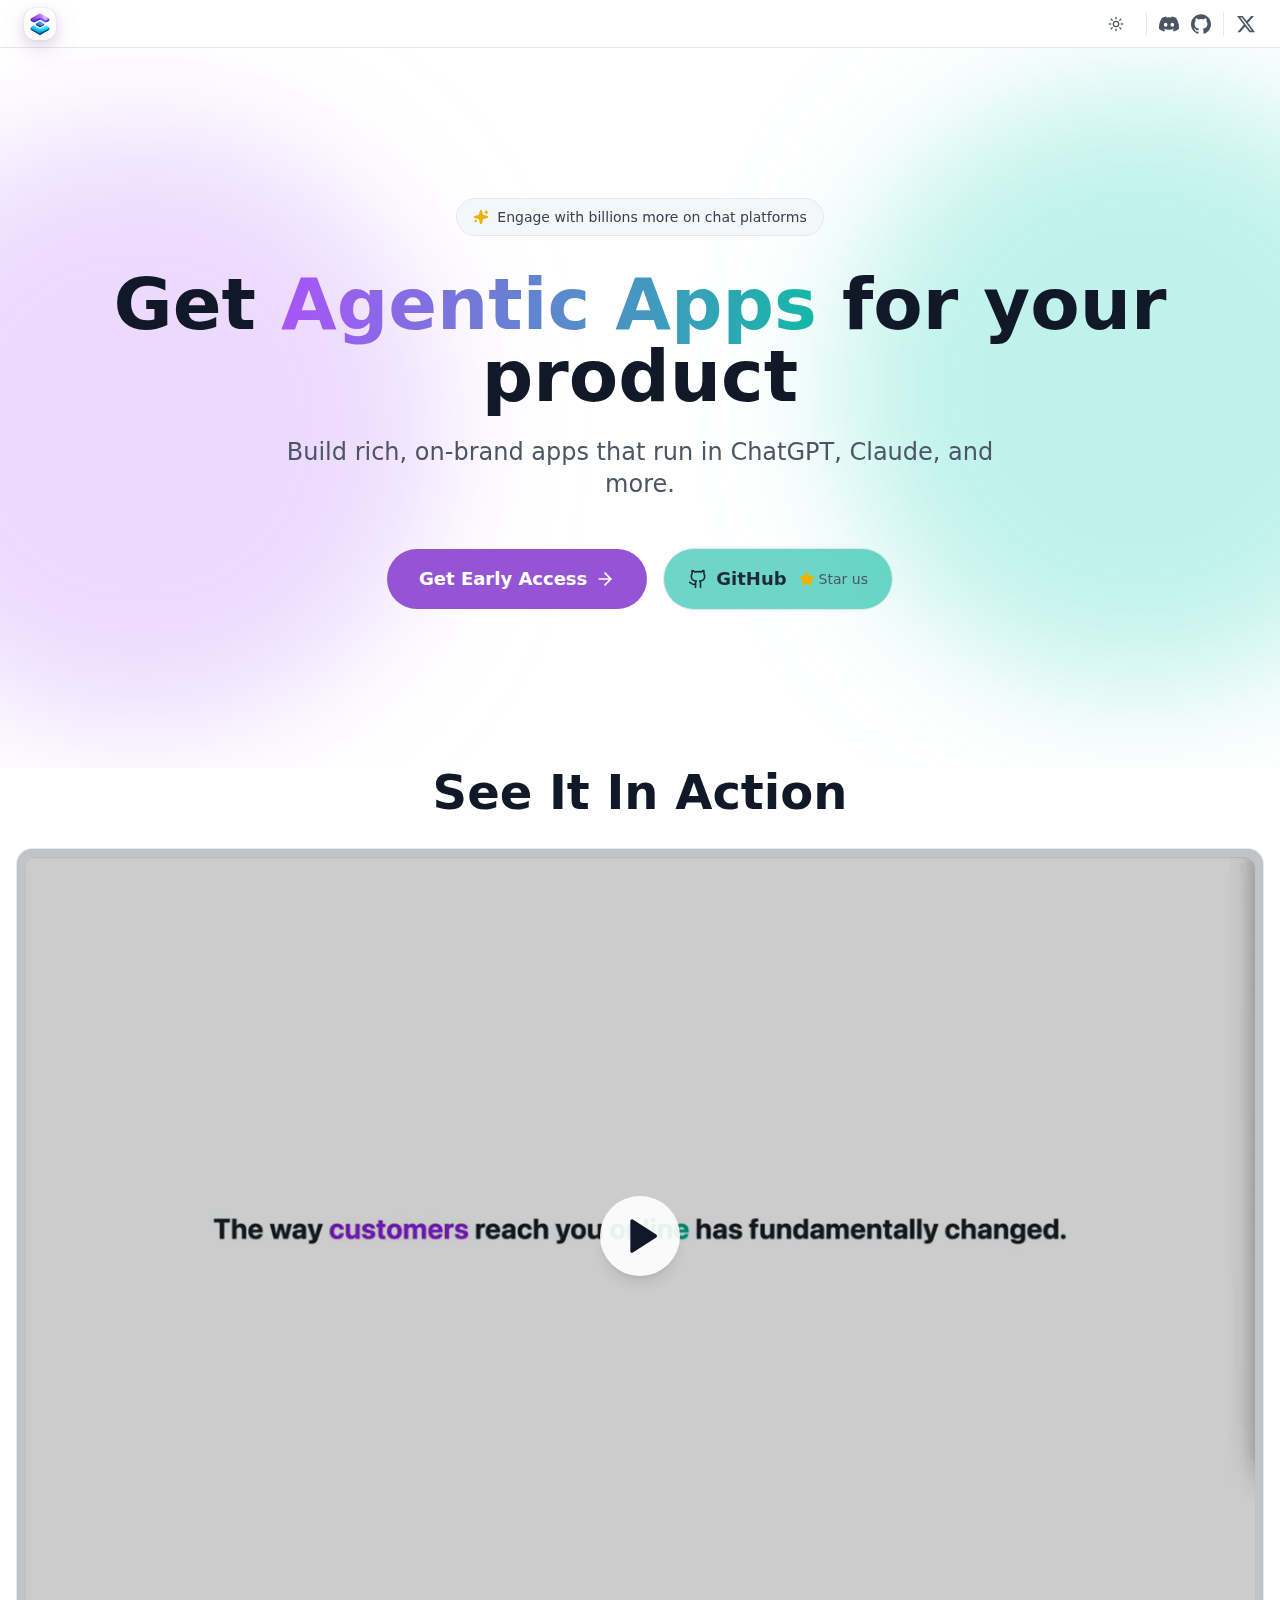
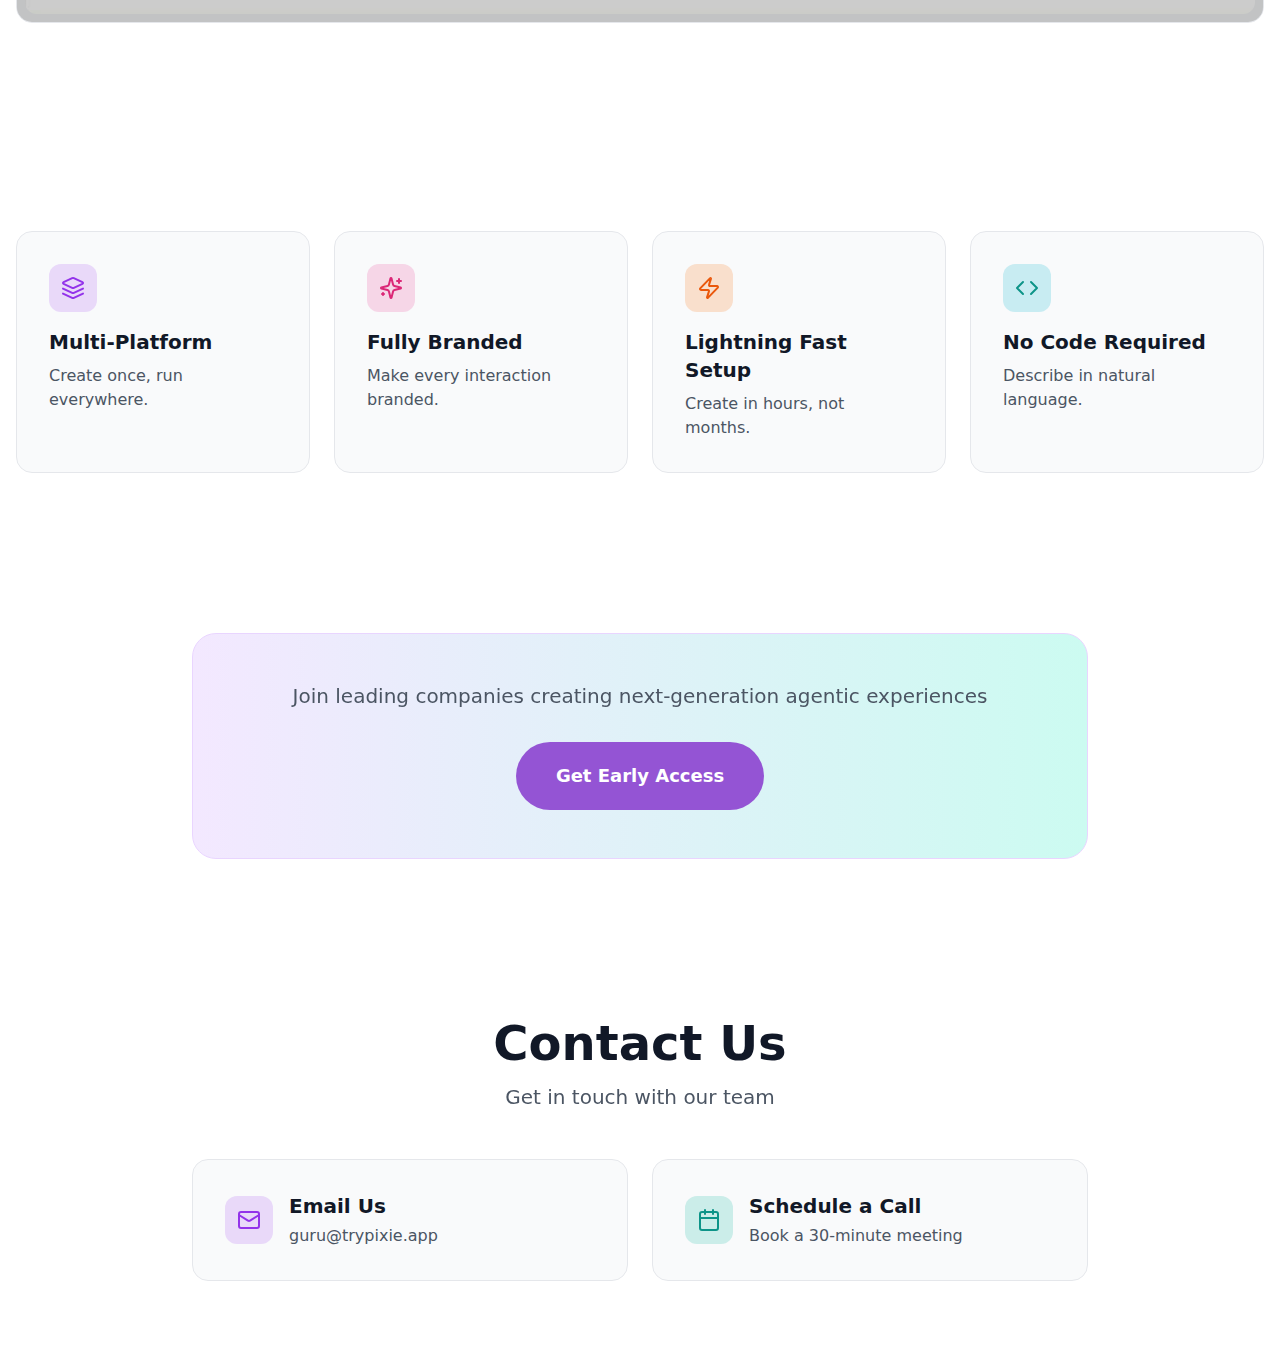
<file: index.html>
<!doctype html>
<html lang="en">
  <head>
    <meta charset="UTF-8" />
    <link rel="icon" type="image/png" href="/assets/logo-CtD2TQpM.png" />
    <meta name="viewport" content="width=device-width, initial-scale=1.0" />
    <title>Pixie</title>
    <meta name="description" content="Create agentic-apps for your product" />
    <meta name="author" content="Pixie" />

    <meta property="og:title" content="Pixie" />
    <meta property="og:description" content="Create agentic-apps for your product" />
    <meta property="og:type" content="website" />
    <meta property="og:image" content="/logo.png" />

    <meta name="twitter:card" content="summary_large_image" />
    <meta name="twitter:site" content="@trypixieapp" />
    <meta name="twitter:image" content="/logo.png" />
    <script type="module" crossorigin src="/assets/index-JrFoz5Xe.js"></script>
    <link rel="stylesheet" crossorigin href="/assets/index-CH42Ac46.css">
  </head>
  <body>
    <div id="root"></div>
  </body>
</html>
</file>
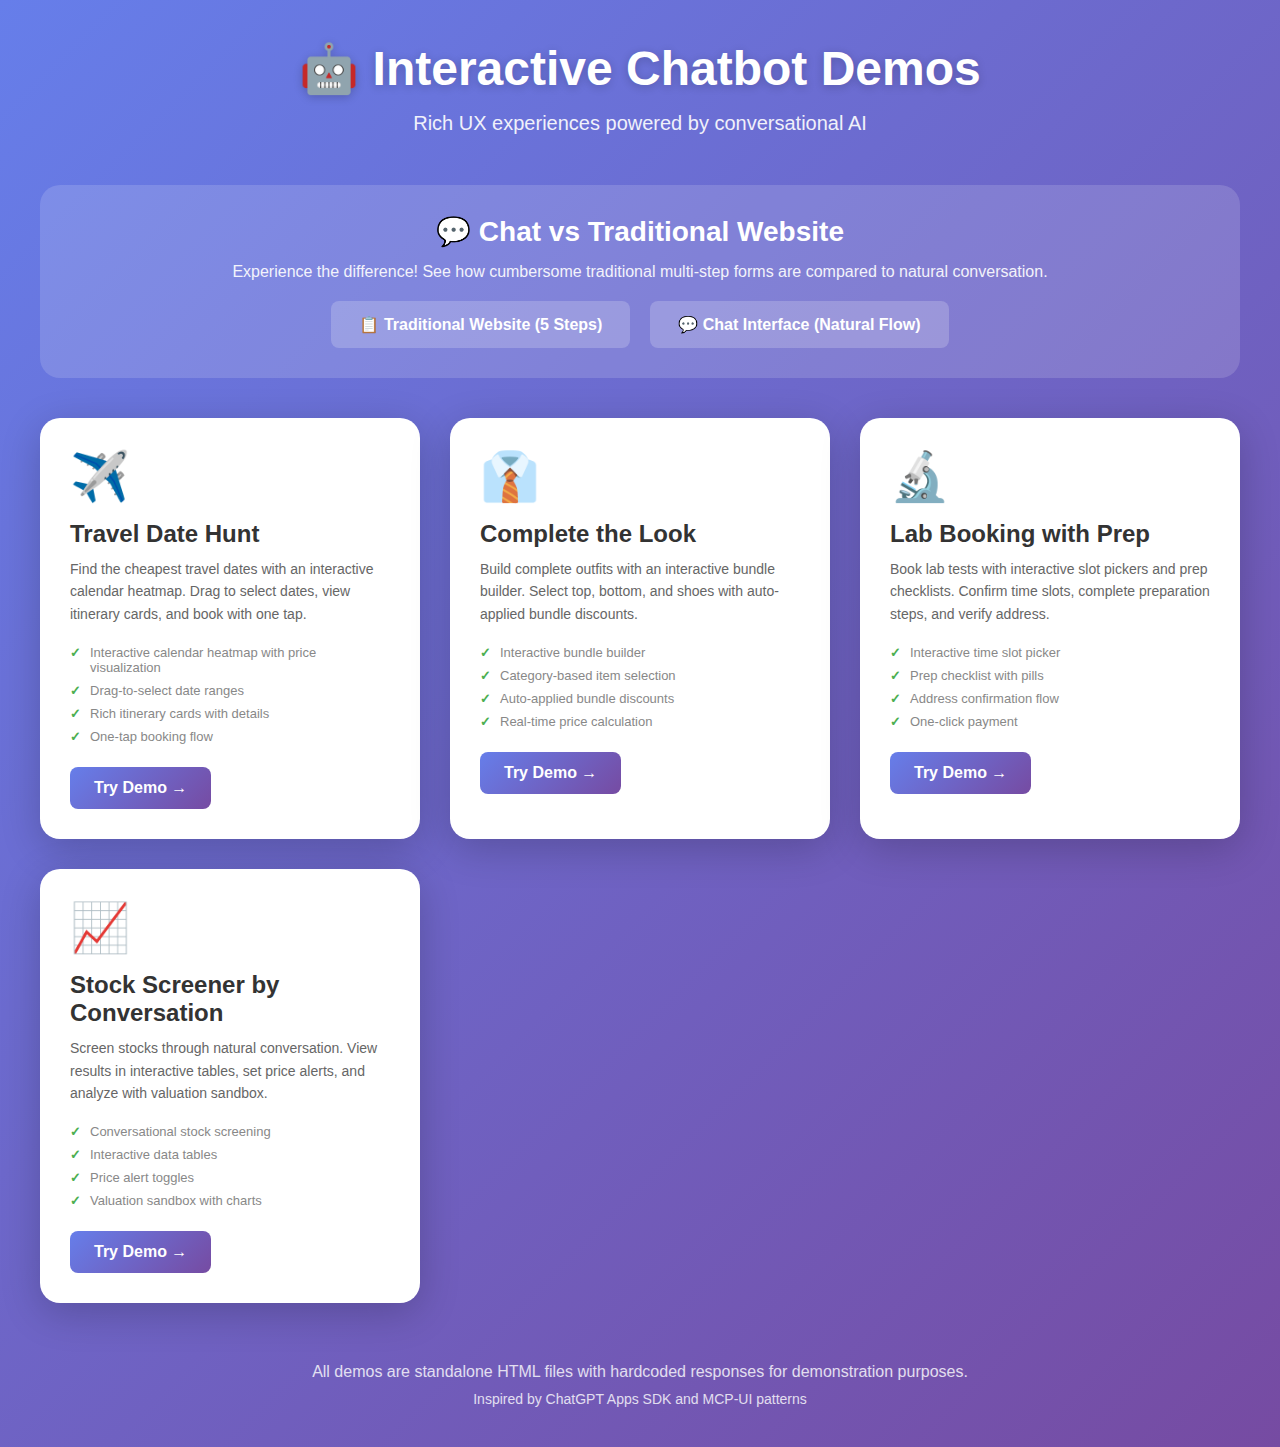
<file: demo/index.html>
<!DOCTYPE html>
<html lang="en">
<head>
    <meta charset="UTF-8">
    <meta name="viewport" content="width=device-width, initial-scale=1.0">
    <title>Interactive Chatbot Demos - Pixie Web</title>
    <style>
        * {
            margin: 0;
            padding: 0;
            box-sizing: border-box;
        }

        body {
            font-family: -apple-system, BlinkMacSystemFont, 'Segoe UI', Roboto, Oxygen, Ubuntu, Cantarell, sans-serif;
            background: linear-gradient(135deg, #667eea 0%, #764ba2 100%);
            min-height: 100vh;
            padding: 40px 20px;
        }

        .container {
            max-width: 1200px;
            margin: 0 auto;
        }

        .header {
            text-align: center;
            color: white;
            margin-bottom: 50px;
        }

        .header h1 {
            font-size: 48px;
            font-weight: 700;
            margin-bottom: 15px;
            text-shadow: 0 2px 10px rgba(0,0,0,0.2);
        }

        .header p {
            font-size: 20px;
            opacity: 0.9;
        }

        .demos-grid {
            display: grid;
            grid-template-columns: repeat(auto-fit, minmax(350px, 1fr));
            gap: 30px;
            margin-top: 40px;
        }

        .demo-card {
            background: white;
            border-radius: 20px;
            padding: 30px;
            box-shadow: 0 10px 40px rgba(0,0,0,0.2);
            transition: all 0.3s;
            cursor: pointer;
            text-decoration: none;
            color: inherit;
            display: block;
        }

        .demo-card:hover {
            transform: translateY(-10px);
            box-shadow: 0 20px 60px rgba(0,0,0,0.3);
        }

        .demo-icon {
            font-size: 48px;
            margin-bottom: 15px;
        }

        .demo-title {
            font-size: 24px;
            font-weight: 600;
            color: #333;
            margin-bottom: 10px;
        }

        .demo-description {
            font-size: 14px;
            color: #666;
            line-height: 1.6;
            margin-bottom: 20px;
        }

        .demo-features {
            list-style: none;
            margin-top: 15px;
        }

        .demo-features li {
            font-size: 13px;
            color: #888;
            margin-bottom: 8px;
            padding-left: 20px;
            position: relative;
        }

        .demo-features li::before {
            content: "✓";
            position: absolute;
            left: 0;
            color: #4caf50;
            font-weight: 700;
        }

        .demo-link {
            display: inline-block;
            margin-top: 15px;
            padding: 12px 24px;
            background: linear-gradient(135deg, #667eea 0%, #764ba2 100%);
            color: white;
            border-radius: 8px;
            font-weight: 600;
            text-decoration: none;
            transition: all 0.2s;
        }

        .demo-link:hover {
            transform: translateY(-2px);
            box-shadow: 0 4px 12px rgba(0,0,0,0.2);
        }

        .footer {
            text-align: center;
            color: white;
            margin-top: 60px;
            opacity: 0.8;
        }
    </style>
</head>
<body>
    <div class="container">
        <div class="header">
            <h1>🤖 Interactive Chatbot Demos</h1>
            <p>Rich UX experiences powered by conversational AI</p>
        </div>

        <div style="background: rgba(255,255,255,0.15); border-radius: 20px; padding: 30px; margin-bottom: 40px; color: white; text-align: center;">
            <h2 style="font-size: 28px; margin-bottom: 15px;">💬 Chat vs Traditional Website</h2>
            <p style="font-size: 16px; margin-bottom: 20px; opacity: 0.9;">
                Experience the difference! See how cumbersome traditional multi-step forms are compared to natural conversation.
            </p>
            <div style="display: flex; gap: 20px; justify-content: center; flex-wrap: wrap;">
                <a href="travel-booking-traditional.html" style="padding: 14px 28px; background: rgba(255,255,255,0.2); color: white; border-radius: 8px; text-decoration: none; font-weight: 600; transition: all 0.2s;" onmouseover="this.style.background='rgba(255,255,255,0.3)'" onmouseout="this.style.background='rgba(255,255,255,0.2)'">
                    📋 Traditional Website (5 Steps)
                </a>
                <a href="travel-booking.html" style="padding: 14px 28px; background: rgba(255,255,255,0.2); color: white; border-radius: 8px; text-decoration: none; font-weight: 600; transition: all 0.2s;" onmouseover="this.style.background='rgba(255,255,255,0.3)'" onmouseout="this.style.background='rgba(255,255,255,0.2)'">
                    💬 Chat Interface (Natural Flow)
                </a>
            </div>
        </div>

        <div class="demos-grid">
            <a href="travel-booking.html" class="demo-card">
                <div class="demo-icon">✈️</div>
                <div class="demo-title">Travel Date Hunt</div>
                <div class="demo-description">
                    Find the cheapest travel dates with an interactive calendar heatmap. Drag to select dates, view itinerary cards, and book with one tap.
                </div>
                <ul class="demo-features">
                    <li>Interactive calendar heatmap with price visualization</li>
                    <li>Drag-to-select date ranges</li>
                    <li>Rich itinerary cards with details</li>
                    <li>One-tap booking flow</li>
                </ul>
                <span class="demo-link">Try Demo →</span>
            </a>

            <a href="ecommerce-outfit.html" class="demo-card">
                <div class="demo-icon">👔</div>
                <div class="demo-title">Complete the Look</div>
                <div class="demo-description">
                    Build complete outfits with an interactive bundle builder. Select top, bottom, and shoes with auto-applied bundle discounts.
                </div>
                <ul class="demo-features">
                    <li>Interactive bundle builder</li>
                    <li>Category-based item selection</li>
                    <li>Auto-applied bundle discounts</li>
                    <li>Real-time price calculation</li>
                </ul>
                <span class="demo-link">Try Demo →</span>
            </a>

            <a href="lab-booking.html" class="demo-card">
                <div class="demo-icon">🔬</div>
                <div class="demo-title">Lab Booking with Prep</div>
                <div class="demo-description">
                    Book lab tests with interactive slot pickers and prep checklists. Confirm time slots, complete preparation steps, and verify address.
                </div>
                <ul class="demo-features">
                    <li>Interactive time slot picker</li>
                    <li>Prep checklist with pills</li>
                    <li>Address confirmation flow</li>
                    <li>One-click payment</li>
                </ul>
                <span class="demo-link">Try Demo →</span>
            </a>

            <a href="stock-screener.html" class="demo-card">
                <div class="demo-icon">📈</div>
                <div class="demo-title">Stock Screener by Conversation</div>
                <div class="demo-description">
                    Screen stocks through natural conversation. View results in interactive tables, set price alerts, and analyze with valuation sandbox.
                </div>
                <ul class="demo-features">
                    <li>Conversational stock screening</li>
                    <li>Interactive data tables</li>
                    <li>Price alert toggles</li>
                    <li>Valuation sandbox with charts</li>
                </ul>
                <span class="demo-link">Try Demo →</span>
            </a>
        </div>

        <div class="footer">
            <p>All demos are standalone HTML files with hardcoded responses for demonstration purposes.</p>
            <p style="margin-top: 10px; font-size: 14px;">Inspired by ChatGPT Apps SDK and MCP-UI patterns</p>
        </div>
    </div>
</body>
</html>
</file>
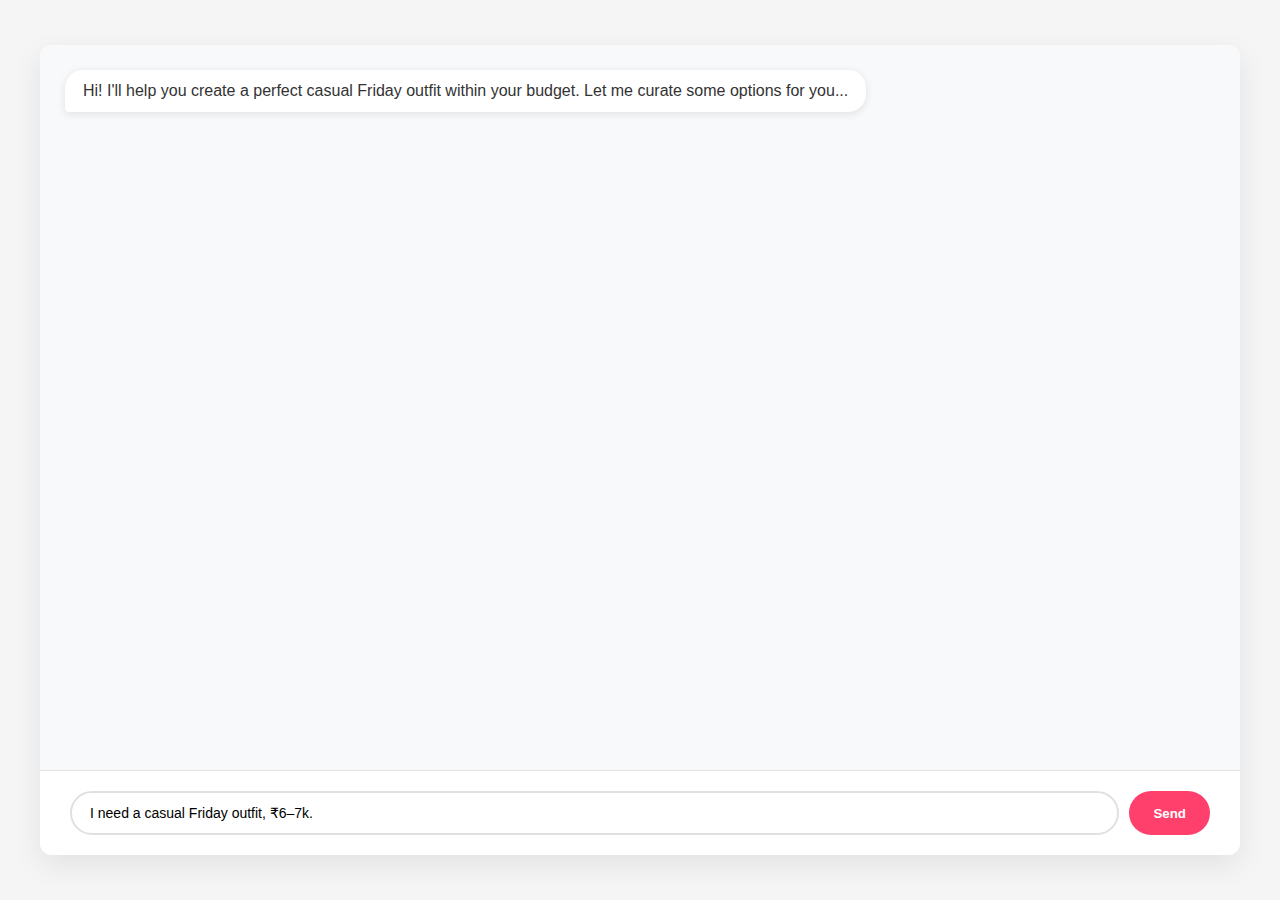
<file: demo/ecommerce-outfit.html>
<!DOCTYPE html>
<html lang="en">
<head>
    <meta charset="UTF-8">
    <meta name="viewport" content="width=device-width, initial-scale=1.0">
    <title>Lyntra - Complete the Look</title>
    <style>
        * {
            margin: 0;
            padding: 0;
            box-sizing: border-box;
        }

        body {
            font-family: -apple-system, BlinkMacSystemFont, 'Segoe UI', Roboto, Oxygen, Ubuntu, Cantarell, sans-serif;
            background: #f5f5f6; /* Lyntra-like neutral background */
            min-height: 100vh;
            display: flex;
            justify-content: center;
            align-items: center;
            padding: 20px;
        }

        .container {
            width: 100%;
            max-width: 1200px;
            background: white;
            border-radius: 12px;
            box-shadow: 0 10px 30px rgba(0,0,0,0.08);
            overflow: hidden;
            display: flex;
            flex-direction: column;
            height: 90vh;
        }

        .header {
            background: #ffffff;
            color: #282c3f;
            padding: 14px 24px;
            display: flex;
            align-items: center;
            border-bottom: 1px solid #eaeaec;
        }

        .logo {
            font-size: 24px;
            font-weight: 700;
            letter-spacing: -0.5px;
            color: #FF3F6C;
        }

        .chat-container {
            flex: 1;
            overflow-y: auto;
            padding: 25px;
            background: #f8f9fa;
        }

        .message {
            margin-bottom: 20px;
            display: flex;
            animation: fadeIn 0.3s ease-in;
        }

        @keyframes fadeIn {
            from { opacity: 0; transform: translateY(10px); }
            to { opacity: 1; transform: translateY(0); }
        }

        .message.user {
            justify-content: flex-end;
        }

        .message-content {
            max-width: 70%;
            padding: 12px 18px;
            border-radius: 18px;
            word-wrap: break-word;
        }

        .message.user .message-content {
            background: #FF3F6C;
            color: white;
            border-bottom-right-radius: 4px;
        }

        .message.bot .message-content {
            background: white;
            color: #333;
            border-bottom-left-radius: 4px;
            box-shadow: 0 2px 8px rgba(0,0,0,0.1);
        }

        .bundle-builder {
            margin-top: 15px;
            background: white;
            border-radius: 12px;
            padding: 20px;
            box-shadow: 0 4px 12px rgba(0,0,0,0.1);
        }

        .bundle-header {
            display: flex;
            justify-content: space-between;
            align-items: center;
            margin-bottom: 20px;
            padding-bottom: 15px;
            border-bottom: 2px solid #f0f0f0;
        }

        .bundle-title {
            font-size: 20px;
            font-weight: 600;
            color: #333;
        }

        .offer-badge {
            background: linear-gradient(135deg, #FF3F6C 0%, #FF6B9D 100%);
            color: white;
            padding: 8px 16px;
            border-radius: 20px;
            font-size: 14px;
            font-weight: 600;
            animation: pulse 2s infinite;
        }

        @keyframes pulse {
            0%, 100% { transform: scale(1); }
            50% { transform: scale(1.05); }
        }

        .carousel {
            display: flex;
            gap: 12px;
            overflow-x: auto;
            scroll-snap-type: x mandatory;
            padding-bottom: 6px;
            margin: 0;
            scroll-behavior: smooth;
        }

        .carousel::-webkit-scrollbar { height: 8px; }
        .carousel::-webkit-scrollbar-thumb { background: #e0e0e0; border-radius: 8px; }

        .outfit-item {
            background: #f8f9fa;
            border-radius: 12px;
            padding: 8px;
            cursor: pointer;
            transition: all 0.3s;
            border: 2px solid transparent;
            min-width: 200px; /* carousel card width - increased */
            scroll-snap-align: start;
        }

        .outfit-item:hover {
            transform: translateY(-5px);
            box-shadow: 0 8px 20px rgba(0,0,0,0.15);
        }

        .outfit-item.selected {
            border-color: #FF3F6C;
            background: #fff5f7;
        }

        .carousel-header {
            display: flex;
            align-items: center;
            margin-bottom: 8px;
        }

        .carousel-wrapper {
            position: relative;
            margin-bottom: 12px;
        }

        .carousel-controls {
            position: absolute;
            top: 50%;
            transform: translateY(-50%);
            z-index: 10;
            display: flex;
            gap: 0;
        }

        .carousel-controls.left {
            left: -15px;
        }

        .carousel-controls.right {
            right: -15px;
        }

        .control-btn {
            width: 32px;
            height: 32px;
            border-radius: 50%;
            border: 1px solid #e0e0e0;
            background: #fff;
            cursor: pointer;
            display: flex;
            align-items: center;
            justify-content: center;
            box-shadow: 0 2px 8px rgba(0,0,0,0.1);
            transition: all 0.2s;
        }

        .control-btn:hover {
            background: #f5f5f6;
            box-shadow: 0 4px 12px rgba(0,0,0,0.15);
        }

        .item-image {
            width: 100%;
            aspect-ratio: 1;
            border-radius: 8px;
            overflow: hidden;
            margin-bottom: 6px;
            background: #f0f0f0;
            height: 100px; /* reduced height */
        }

        .item-image img {
            width: 100%;
            height: 100%;
            object-fit: cover;
        }

        .item-title {
            font-size: 12px;
            font-weight: 600;
            color: #333;
            margin-bottom: 3px;
        }

        .item-price {
            font-size: 14px;
            font-weight: 700;
            color: #FF3F6C;
        }

        .item-original-price {
            font-size: 11px;
            color: #999;
            text-decoration: line-through;
            margin-left: 5px;
        }

        .item-category {
            font-size: 10px;
            color: #666;
            margin-top: 3px;
        }

        .price-summary {
            background: linear-gradient(135deg, #FF3F6C 0%, #FF6B9D 100%);
            color: white;
            border-radius: 12px;
            padding: 20px;
            margin-top: 20px;
        }

        .price-row {
            display: flex;
            justify-content: space-between;
            margin-bottom: 10px;
            font-size: 14px;
        }

        .price-row.total {
            font-size: 20px;
            font-weight: 700;
            padding-top: 15px;
            border-top: 2px solid rgba(255,255,255,0.3);
            margin-top: 10px;
        }

        .discount-highlight {
            background: rgba(255,255,255,0.2);
            padding: 8px 12px;
            border-radius: 8px;
            margin-top: 10px;
            font-size: 13px;
        }

        .cart-view {
            background: white;
            border-radius: 12px;
            padding: 20px;
            margin-top: 15px;
            box-shadow: 0 4px 12px rgba(0,0,0,0.1);
        }

        .cart-item {
            display: flex;
            gap: 15px;
            padding: 15px;
            border-bottom: 1px solid #f0f0f0;
        }

        .cart-item:last-child {
            border-bottom: none;
        }

        .cart-item-image {
            width: 80px;
            height: 80px;
            border-radius: 8px;
            overflow: hidden;
            background: #f0f0f0;
        }

        .cart-item-image img {
            width: 100%;
            height: 100%;
            object-fit: cover;
        }

        .cart-item-details {
            flex: 1;
        }

        .cart-item-name {
            font-weight: 600;
            margin-bottom: 5px;
        }

        .cart-item-price {
            color: #FF3F6C;
            font-weight: 600;
        }

        .cart-summary {
            margin-top: 20px;
            padding-top: 20px;
            border-top: 2px solid #f0f0f0;
        }

        .payment-form {
            background: white;
            border-radius: 12px;
            padding: 25px;
            margin-top: 15px;
            box-shadow: 0 4px 12px rgba(0,0,0,0.1);
        }

        .form-title {
            font-size: 18px;
            font-weight: 600;
            color: #333;
            margin-bottom: 20px;
        }

        .form-group {
            margin-bottom: 20px;
        }

        .form-label {
            display: block;
            font-size: 13px;
            font-weight: 600;
            color: #666;
            margin-bottom: 8px;
        }

        .form-input {
            width: 100%;
            padding: 12px;
            border: 2px solid #e0e0e0;
            border-radius: 8px;
            font-size: 14px;
            outline: none;
            transition: border-color 0.2s;
        }

        .form-input:focus {
            border-color: #FF3F6C;
        }

        .form-row {
            display: grid;
            grid-template-columns: 1fr 1fr;
            gap: 15px;
        }

        .payment-methods {
            display: grid;
            grid-template-columns: repeat(3, 1fr);
            gap: 10px;
            margin-top: 15px;
        }

        .payment-method {
            padding: 15px;
            border: 2px solid #e0e0e0;
            border-radius: 8px;
            text-align: center;
            cursor: pointer;
            transition: all 0.2s;
        }

        .payment-method:hover {
            border-color: #FF3F6C;
        }

        .payment-method.selected {
            border-color: #FF3F6C;
            background: #fff5f7;
        }

        .confirmation-card {
            background: linear-gradient(135deg, #4caf50 0%, #8bc34a 100%);
            color: white;
            border-radius: 16px;
            padding: 30px;
            margin-top: 15px;
            text-align: center;
        }

        .action-buttons {
            display: flex;
            gap: 10px;
            margin-top: 20px;
        }

        .btn {
            flex: 1;
            padding: 14px 24px;
            border: none;
            border-radius: 12px;
            font-size: 16px;
            font-weight: 600;
            cursor: pointer;
            transition: all 0.2s;
        }

        .btn-primary {
            background: #FF3F6C;
            color: white;
        }

        .btn-primary:hover {
            transform: translateY(-2px);
            box-shadow: 0 4px 12px rgba(255, 63, 108, 0.4);
        }

        .btn-secondary {
            background: white;
            color: #FF3F6C;
            border: 2px solid #FF3F6C;
        }

        .btn-secondary:hover {
            background: #fff5f7;
        }

        .input-container {
            padding: 20px 30px;
            background: white;
            border-top: 1px solid #e0e0e0;
            display: flex;
            gap: 10px;
        }

        .input-field {
            flex: 1;
            padding: 12px 18px;
            border: 2px solid #e0e0e0;
            border-radius: 24px;
            font-size: 14px;
            outline: none;
            transition: border-color 0.2s;
        }

        .input-field:focus {
            border-color: #FF3F6C;
        }

        .send-btn {
            padding: 12px 24px;
            background: #FF3F6C;
            color: white;
            border: none;
            border-radius: 24px;
            font-weight: 600;
            cursor: pointer;
            transition: all 0.2s;
        }

        .send-btn:hover {
            background: #e02e5a;
            transform: translateY(-1px);
        }

        .typing-indicator {
            display: flex;
            gap: 4px;
            padding: 12px 18px;
        }

        .typing-dot {
            width: 8px;
            height: 8px;
            background: #999;
            border-radius: 50%;
            animation: typing 1.4s infinite;
        }

        .typing-dot:nth-child(2) {
            animation-delay: 0.2s;
        }

        .typing-dot:nth-child(3) {
            animation-delay: 0.4s;
        }

        @keyframes typing {
            0%, 60%, 100% { transform: translateY(0); }
            30% { transform: translateY(-10px); }
        }
    </style>
</head>
<body>
        <div class="container">
            <div class="chat-container" id="chatContainer">
            <div class="message bot">
                <div class="message-content">
                    <p>Hi! I'll help you create a perfect casual Friday outfit within your budget. Let me curate some options for you...</p>
                </div>
            </div>
        </div>
        <div class="input-container">
            <input type="text" class="input-field" id="userInput" placeholder="Type your message..." onkeypress="handleKeyPress(event)" value="I need a casual Friday outfit, ₹6–7k.">
            <button class="send-btn" onclick="sendMessage()">Send</button>
        </div>
    </div>

    <script>
        let selectedItems = {
            top: null,
            bottom: null,
            shoes: null
        };
        let flowStep = 0; // 0: bundle, 1: cart, 2: payment, 3: confirmation

        const outfitOptions = {
            top: [
                { id: 1, name: "Casual Blue Shirt", price: 1899, originalPrice: 2499, image: "https://images.unsplash.com/photo-1594938291221-94f313b5ca73?w=200&h=200&fit=crop", category: "Top" },
                { id: 2, name: "Polo T-Shirt", price: 1299, originalPrice: 1799, image: "https://images.unsplash.com/photo-1521572163474-6864f9cf17ab?w=200&h=200&fit=crop", category: "Top" },
                { id: 3, name: "Denim Shirt", price: 2199, originalPrice: 2999, image: "https://images.unsplash.com/photo-1603252109303-2751441dd157?w=200&h=200&fit=crop", category: "Top" }
            ],
            bottom: [
                { id: 1, name: "Chinos", price: 2499, originalPrice: 3299, image: "https://images.unsplash.com/photo-1473966968600-fa801b869a1a?w=200&h=200&fit=crop", category: "Bottom" },
                { id: 2, name: "Jeans", price: 1999, originalPrice: 2799, image: "https://images.unsplash.com/photo-1541099649105-f69ad21f3246?w=200&h=200&fit=crop", category: "Bottom" },
                { id: 3, name: "Cargo Pants", price: 2299, originalPrice: 2999, image: "https://images.unsplash.com/photo-1552902865-b72c031ac5ea?w=200&h=200&fit=crop", category: "Bottom" }
            ],
            shoes: [
                { id: 1, name: "Casual Sneakers", price: 2499, originalPrice: 3499, image: "https://images.unsplash.com/photo-1542291026-7eec264c27ff?w=200&h=200&fit=crop", category: "Shoes" },
                { id: 2, name: "Loafers", price: 1999, originalPrice: 2799, image: "https://images.unsplash.com/photo-1606107557195-0e29a4b5b4aa?w=200&h=200&fit=crop", category: "Shoes" },
                { id: 3, name: "Canvas Shoes", price: 1499, originalPrice: 1999, image: "https://images.unsplash.com/photo-1608231387042-66d1773070a5?w=200&h=200&fit=crop", category: "Shoes" }
            ]
        };

        function handleKeyPress(event) {
            if (event.key === 'Enter') {
                sendMessage();
            }
        }

        function sendMessage() {
            const input = document.getElementById('userInput');
            const message = input.value.trim();
            if (!message) return;

            addUserMessage(message);
            input.value = '';

            setTimeout(() => {
                processUserMessage(message);
            }, 500);
        }

        function typeAndSendMessage(msg, typingSpeed = 35) {
            const input = document.getElementById('userInput');
            const sendBtn = document.querySelector('.send-btn');
            input.value = '';
            let i = 0;
            const interval = setInterval(() => {
                input.value = msg.slice(0, i + 1);
                i++;
                if (i >= msg.length) {
                    clearInterval(interval);
                    setTimeout(() => { if (sendBtn) sendBtn.click(); else sendMessage(); }, 200);
                }
            }, typingSpeed);
        }

        function addUserMessage(text) {
            const container = document.getElementById('chatContainer');
            const messageDiv = document.createElement('div');
            messageDiv.className = 'message user';
            messageDiv.innerHTML = `<div class="message-content">${text}</div>`;
            container.appendChild(messageDiv);
            container.scrollTop = container.scrollHeight;
        }

        function showBotMessage(text) {
            const container = document.getElementById('chatContainer');
            const messageDiv = document.createElement('div');
            messageDiv.className = 'message bot';
            messageDiv.innerHTML = `<div class="message-content">${text}</div>`;
            container.appendChild(messageDiv);
            container.scrollTop = container.scrollHeight;
        }

        function showBundleBuilder() {
            flowStep = 0;
            const container = document.getElementById('chatContainer');
            const messageDiv = document.createElement('div');
            messageDiv.className = 'message bot';
            
            let outfitHTML = `
                <div class="message-content">
                    <p>Perfect! I've curated a complete outfit bundle for you. Select items from each category:</p>
                    <div class="bundle-builder">
                        <div class="bundle-header">
                            <div class="bundle-title">Complete the Look</div>
                            <div class="offer-badge">🎁 Bundle Offer: 15% OFF</div>
                        </div>
                        <div id="outfitPreview">
            `;

            // Top section
            outfitHTML += `
                <div>
                    <div class="carousel-header">
                        <div style="font-size: 12px; font-weight: 700; color: #282c3f;">TOP</div>
                    </div>
                    <div class="carousel-wrapper">
                        <div class="carousel-controls left">
                            <button class="control-btn" onclick="scrollCarousel('top', -1)">◀</button>
                        </div>
                        <div class="carousel" id="carousel-top">
            `;
            outfitOptions.top.forEach(item => {
                outfitHTML += `
                    <div class="outfit-item" onclick="selectItem('top', ${item.id})" id="top-${item.id}">
                        <div class="item-image">
                            <img src="${item.image}" alt="${item.name}" onerror="this.onerror=null;this.src='https://images.unsplash.com/photo-1520975916090-3105956dac38?w=300&h=300&fit=crop';">
                        </div>
                        <div class="item-title">${item.name}</div>
                        <div>
                            <span class="item-price">₹${item.price.toLocaleString()}</span>
                            <span class="item-original-price">₹${item.originalPrice.toLocaleString()}</span>
                        </div>
                        <div class="item-category">${item.category}</div>
                    </div>
                `;
            });
            outfitHTML += `
                        </div>
                        <div class="carousel-controls right">
                            <button class="control-btn" onclick="scrollCarousel('top', 1)">▶</button>
                        </div>
                    </div>
                </div>`;

            // Bottom section
            outfitHTML += `
                <div>
                    <div class="carousel-header">
                        <div style="font-size: 12px; font-weight: 700; color: #282c3f;">BOTTOM</div>
                    </div>
                    <div class="carousel-wrapper">
                        <div class="carousel-controls left">
                            <button class="control-btn" onclick="scrollCarousel('bottom', -1)">◀</button>
                        </div>
                        <div class="carousel" id="carousel-bottom">
            `;
            outfitOptions.bottom.forEach(item => {
                outfitHTML += `
                    <div class="outfit-item" onclick="selectItem('bottom', ${item.id})" id="bottom-${item.id}">
                        <div class="item-image">
                            <img src="${item.image}" alt="${item.name}" onerror="this.onerror=null;this.src='https://images.unsplash.com/photo-1520975916090-3105956dac38?w=300&h=300&fit=crop';">
                        </div>
                        <div class="item-title">${item.name}</div>
                        <div>
                            <span class="item-price">₹${item.price.toLocaleString()}</span>
                            <span class="item-original-price">₹${item.originalPrice.toLocaleString()}</span>
                        </div>
                        <div class="item-category">${item.category}</div>
                    </div>
                `;
            });
            outfitHTML += `
                        </div>
                        <div class="carousel-controls right">
                            <button class="control-btn" onclick="scrollCarousel('bottom', 1)">▶</button>
                        </div>
                    </div>
                </div>`;

            // Shoes section
            outfitHTML += `
                <div>
                    <div class="carousel-header">
                        <div style="font-size: 12px; font-weight: 700; color: #282c3f;">SHOES</div>
                    </div>
                    <div class="carousel-wrapper">
                        <div class="carousel-controls left">
                            <button class="control-btn" onclick="scrollCarousel('shoes', -1)">◀</button>
                        </div>
                        <div class="carousel" id="carousel-shoes">
            `;
            outfitOptions.shoes.forEach(item => {
                outfitHTML += `
                    <div class="outfit-item" onclick="selectItem('shoes', ${item.id})" id="shoes-${item.id}">
                        <div class="item-image">
                            <img src="${item.image}" alt="${item.name}" onerror="this.onerror=null;this.src='https://images.unsplash.com/photo-1520975916090-3105956dac38?w=300&h=300&fit=crop';">
                        </div>
                        <div class="item-title">${item.name}</div>
                        <div>
                            <span class="item-price">₹${item.price.toLocaleString()}</span>
                            <span class="item-original-price">₹${item.originalPrice.toLocaleString()}</span>
                        </div>
                        <div class="item-category">${item.category}</div>
                    </div>
                `;
            });
            outfitHTML += `
                        </div>
                        <div class="carousel-controls right">
                            <button class="control-btn" onclick="scrollCarousel('shoes', 1)">▶</button>
                        </div>
                    </div>
                </div>`;

            outfitHTML += `
                        </div>
                        ${getPriceSummary()}
                        <div class="action-buttons">
                            <button class="btn btn-primary" onclick="addToCart()" id="addBundleBtn" disabled>Add Bundle to Cart</button>
                            <button class="btn btn-secondary" onclick="showAlternatives()">See More Options</button>
                        </div>
                    </div>
                </div>
            `;

            messageDiv.innerHTML = outfitHTML;
            container.appendChild(messageDiv);
            container.scrollTop = container.scrollHeight;
        }

        function selectItem(category, itemId) {
            const prevItem = selectedItems[category];
            // Deselect if clicking the same item
            if (prevItem === itemId) {
                const prevElement = document.getElementById(`${category}-${prevItem}`);
                if (prevElement) prevElement.classList.remove('selected');
                selectedItems[category] = null;
            } else {
                // Remove previous selection
                if (prevItem) {
                    const prevElement = document.getElementById(`${category}-${prevItem}`);
                    if (prevElement) prevElement.classList.remove('selected');
                }
                // Add new selection
                selectedItems[category] = itemId;
                const element = document.getElementById(`${category}-${itemId}`);
                if (element) element.classList.add('selected');
            }

            updatePriceSummary();

            const allSelected = selectedItems.top && selectedItems.bottom && selectedItems.shoes;
            const btn = document.getElementById('addBundleBtn');
            if (btn) {
                btn.disabled = !allSelected;
            }
        }

        function scrollCarousel(category, dir) {
            const el = document.getElementById(`carousel-${category}`);
            if (!el) return;
            const cardWidth = 212; // card width (200px) + gap (12px)
            el.scrollBy({ left: dir * cardWidth, behavior: 'smooth' });
        }

        function getPriceSummary() {
            let subtotal = 0;
            let originalTotal = 0;

            ['top', 'bottom', 'shoes'].forEach(category => {
                const itemId = selectedItems[category];
                if (itemId) {
                    const item = outfitOptions[category].find(i => i.id === itemId);
                    if (item) {
                        subtotal += item.price;
                        originalTotal += item.originalPrice;
                    }
                }
            });

            const discount = originalTotal - subtotal;
            const bundleDiscount = Math.round(subtotal * 0.15);
            const finalPrice = subtotal - bundleDiscount;
            const totalSavings = discount + bundleDiscount;

            return `
                <div class="price-summary">
                    <div class="price-row">
                        <span>Subtotal</span>
                        <span>₹${subtotal.toLocaleString()}</span>
                    </div>
                    ${discount > 0 ? `
                    <div class="price-row" style="color: #c8e6c9;">
                        <span>Item Discounts</span>
                        <span>-₹${discount.toLocaleString()}</span>
                    </div>
                    ` : ''}
                    <div class="price-row" style="color: #c8e6c9;">
                        <span>Bundle Discount (15%)</span>
                        <span>-₹${bundleDiscount.toLocaleString()}</span>
                    </div>
                    <div class="price-row total">
                        <span>Total</span>
                        <span>₹${finalPrice.toLocaleString()}</span>
                    </div>
                    <div class="discount-highlight">
                        💰 You save ₹${totalSavings.toLocaleString()} on this bundle!
                    </div>
                </div>
            `;
        }

        function updatePriceSummary() {
            const priceSummary = document.querySelector('.price-summary');
            if (priceSummary) {
                priceSummary.outerHTML = getPriceSummary();
            }
        }

        function showTypingIndicator() {
            const container = document.getElementById('chatContainer');
            const messageDiv = document.createElement('div');
            messageDiv.className = 'message bot';
            messageDiv.id = 'typingIndicator';
            messageDiv.innerHTML = `
                <div class="message-content">
                    <div class="typing-indicator">
                        <div class="typing-dot"></div>
                        <div class="typing-dot"></div>
                        <div class="typing-dot"></div>
                    </div>
                </div>
            `;
            container.appendChild(messageDiv);
            container.scrollTop = container.scrollHeight;
        }

        function removeTypingIndicator() {
            const indicator = document.getElementById('typingIndicator');
            if (indicator) indicator.remove();
        }

        function addToCart() {
            if (!selectedItems.top || !selectedItems.bottom || !selectedItems.shoes) {
                showBotMessage("Please select one item from each category (Top, Bottom, Shoes) to complete your bundle!");
                return;
            }

            flowStep = 1;
            showTypingIndicator();
            setTimeout(() => {
                removeTypingIndicator();
                showCartView();
            }, 1000);
        }

        function showCartView() {
            const container = document.getElementById('chatContainer');
            const messageDiv = document.createElement('div');
            messageDiv.className = 'message bot';
            
            const top = outfitOptions.top.find(i => i.id === selectedItems.top);
            const bottom = outfitOptions.bottom.find(i => i.id === selectedItems.bottom);
            const shoes = outfitOptions.shoes.find(i => i.id === selectedItems.shoes);
            
            let subtotal = top.price + bottom.price + shoes.price;
            let bundleDiscount = Math.round(subtotal * 0.15);
            let finalPrice = subtotal - bundleDiscount;
            
            messageDiv.innerHTML = `
                <div class="message-content">
                    <p>Your bundle has been added to cart! Review your items:</p>
                    <div class="cart-view">
                        <div class="cart-item">
                            <div class="cart-item-image">
                                <img src="${top.image}" alt="${top.name}" onerror="this.onerror=null;this.src='https://images.unsplash.com/photo-1520975916090-3105956dac38?w=200&h=200&fit=crop';">
                            </div>
                            <div class="cart-item-details">
                                <div class="cart-item-name">${top.name}</div>
                                <div class="cart-item-price">₹${top.price.toLocaleString()}</div>
                            </div>
                        </div>
                        <div class="cart-item">
                            <div class="cart-item-image">
                                <img src="${bottom.image}" alt="${bottom.name}" onerror="this.onerror=null;this.src='https://images.unsplash.com/photo-1520975916090-3105956dac38?w=200&h=200&fit=crop';">
                            </div>
                            <div class="cart-item-details">
                                <div class="cart-item-name">${bottom.name}</div>
                                <div class="cart-item-price">₹${bottom.price.toLocaleString()}</div>
                            </div>
                        </div>
                        <div class="cart-item">
                            <div class="cart-item-image">
                                <img src="${shoes.image}" alt="${shoes.name}" onerror="this.onerror=null;this.src='https://images.unsplash.com/photo-1520975916090-3105956dac38?w=200&h=200&fit=crop';">
                            </div>
                            <div class="cart-item-details">
                                <div class="cart-item-name">${shoes.name}</div>
                                <div class="cart-item-price">₹${shoes.price.toLocaleString()}</div>
                            </div>
                        </div>
                        <div class="cart-summary">
                            <div style="display: flex; justify-content: space-between; margin-bottom: 10px;">
                                <span>Subtotal</span>
                                <span>₹${subtotal.toLocaleString()}</span>
                            </div>
                            <div style="display: flex; justify-content: space-between; margin-bottom: 10px; color: #4caf50;">
                                <span>Bundle Discount (15%)</span>
                                <span>-₹${bundleDiscount.toLocaleString()}</span>
                            </div>
                            <div style="display: flex; justify-content: space-between; font-weight: 700; font-size: 18px; padding-top: 10px; border-top: 2px solid #f0f0f0;">
                                <span>Total</span>
                                <span>₹${finalPrice.toLocaleString()}</span>
                            </div>
                        </div>
                        <div class="action-buttons" style="margin-top: 20px;">
                            <button class="btn btn-primary" onclick="showPaymentForm()">Proceed to Checkout</button>
                        </div>
                    </div>
                </div>
            `;
            
            container.appendChild(messageDiv);
            container.scrollTop = container.scrollHeight;
        }

        function showPaymentForm() {
            flowStep = 2;
            const container = document.getElementById('chatContainer');
            const messageDiv = document.createElement('div');
            messageDiv.className = 'message bot';
            
            messageDiv.innerHTML = `
                <div class="message-content">
                    <p>Complete your purchase:</p>
                    <div class="payment-form">
                        <div class="form-title">Delivery & Payment</div>
                        <div class="form-group">
                            <label class="form-label">Delivery Address</label>
                            <input type="text" class="form-input" id="address" placeholder="Enter your delivery address" value="123 Main Street, Bangalore - 560001">
                        </div>
                        <div class="form-row">
                            <div class="form-group">
                                <label class="form-label">Phone Number</label>
                                <input type="tel" class="form-input" id="phone" placeholder="+91 98765 43210" value="+91 98765 43210">
                            </div>
                            <div class="form-group">
                                <label class="form-label">Pincode</label>
                                <input type="text" class="form-input" id="pincode" placeholder="560001" value="560001">
                            </div>
                        </div>
                        <div style="margin-top: 20px;">
                            <label class="form-label">Payment Method</label>
                            <div class="payment-methods">
                                <div class="payment-method selected" onclick="selectPaymentMethod('card', this)">
                                    <div style="font-size: 24px; margin-bottom: 5px;">💳</div>
                                    <div style="font-size: 12px;">Card</div>
                                </div>
                                <div class="payment-method" onclick="selectPaymentMethod('upi', this)">
                                    <div style="font-size: 24px; margin-bottom: 5px;">📱</div>
                                    <div style="font-size: 12px;">UPI</div>
                                </div>
                                <div class="payment-method" onclick="selectPaymentMethod('cod', this)">
                                    <div style="font-size: 24px; margin-bottom: 5px;">💰</div>
                                    <div style="font-size: 12px;">COD</div>
                                </div>
                            </div>
                        </div>
                        <div id="cardDetails" style="margin-top: 20px;">
                            <div class="form-group">
                                <label class="form-label">Card Number</label>
                                <input type="text" class="form-input" id="cardNumber" placeholder="1234 5678 9012 3456" maxlength="19">
                            </div>
                            <div class="form-row">
                                <div class="form-group">
                                    <label class="form-label">Expiry Date</label>
                                    <input type="text" class="form-input" id="expiry" placeholder="MM/YY" maxlength="5">
                                </div>
                                <div class="form-group">
                                    <label class="form-label">CVV</label>
                                    <input type="text" class="form-input" id="cvv" placeholder="123" maxlength="3">
                                </div>
                            </div>
                        </div>
                        <div class="action-buttons" style="margin-top: 20px;">
                            <button class="btn btn-primary" onclick="processPayment()">Place Order</button>
                        </div>
                    </div>
                </div>
            `;
            
            container.appendChild(messageDiv);
            container.scrollTop = container.scrollHeight;
        }

        function selectPaymentMethod(method, element) {
            document.querySelectorAll('.payment-method').forEach(el => el.classList.remove('selected'));
            element.classList.add('selected');
            
            const cardDetails = document.getElementById('cardDetails');
            if (method === 'card') {
                cardDetails.style.display = 'block';
            } else {
                cardDetails.style.display = 'none';
            }
        }

        function processPayment() {
            flowStep = 3;
            showTypingIndicator();
            setTimeout(() => {
                removeTypingIndicator();
                showConfirmation();
            }, 2000);
        }

        function showConfirmation() {
            const container = document.getElementById('chatContainer');
            const messageDiv = document.createElement('div');
            messageDiv.className = 'message bot';
            
            messageDiv.innerHTML = `
                <div class="message-content">
                    <div class="confirmation-card">
                        <div style="font-size: 64px; margin-bottom: 15px;">✅</div>
                        <div style="font-size: 24px; font-weight: 700; margin-bottom: 10px;">Order Placed Successfully!</div>
                        <p style="opacity: 0.9; margin-bottom: 20px;">Your order has been confirmed and will be delivered within 3-5 business days.</p>
                        <div style="background: rgba(255,255,255,0.2); border-radius: 12px; padding: 20px; margin-top: 20px; text-align: left;">
                            <div style="display: flex; justify-content: space-between; padding: 10px 0; border-bottom: 1px solid rgba(255,255,255,0.2);">
                                <span>Order ID</span>
                                <span style="font-weight: 600;">LYN-2024-001234</span>
                            </div>
                            <div style="display: flex; justify-content: space-between; padding: 10px 0; border-bottom: 1px solid rgba(255,255,255,0.2);">
                                <span>Total Amount</span>
                                <span style="font-weight: 600;">₹5,525</span>
                            </div>
                            <div style="display: flex; justify-content: space-between; padding: 10px 0;">
                                <span>Payment Status</span>
                                <span style="font-weight: 600;">Paid</span>
                            </div>
                        </div>
                        <p style="margin-top: 20px; font-size: 14px; opacity: 0.9;">You'll receive order tracking details via SMS and email. Thank you for shopping with Lyntra! 🎉</p>
                    </div>
                </div>
            `;
            
            container.appendChild(messageDiv);
            container.scrollTop = container.scrollHeight;
        }

        function showAlternatives() {
            showBotMessage("Here are some alternative options:\n\n• Premium Bundle: ₹8,500 (20% off)\n• Budget Bundle: ₹5,200 (10% off)\n• Designer Bundle: ₹12,000 (25% off)\n\nWould you like to see details for any of these?");
        }

        function processUserMessage(message) {
            const lowerMessage = message.toLowerCase();
            
            if (lowerMessage.includes('outfit') || lowerMessage.includes('casual') || lowerMessage.includes('friday')) {
                setTimeout(() => {
                    showBundleBuilder();
                }, 1000);
            } else if (lowerMessage.includes('add') || lowerMessage.includes('cart')) {
                addToCart();
            } else if (lowerMessage.includes('checkout') || lowerMessage.includes('pay')) {
                if (flowStep >= 1) {
                    showPaymentForm();
                } else {
                    showBotMessage("Please add items to cart first!");
                }
            } else {
                showBotMessage("I can help you build a complete outfit! Try asking for a casual Friday outfit, or browse the bundle builder above to select items.");
            }
        }

        // Auto-start with typing simulation
        setTimeout(() => {
            const initial = "I need a casual Friday outfit, ₹6–7k.";
            typeAndSendMessage(initial);
        }, 900);
    </script>
</body>
</html>
</file>
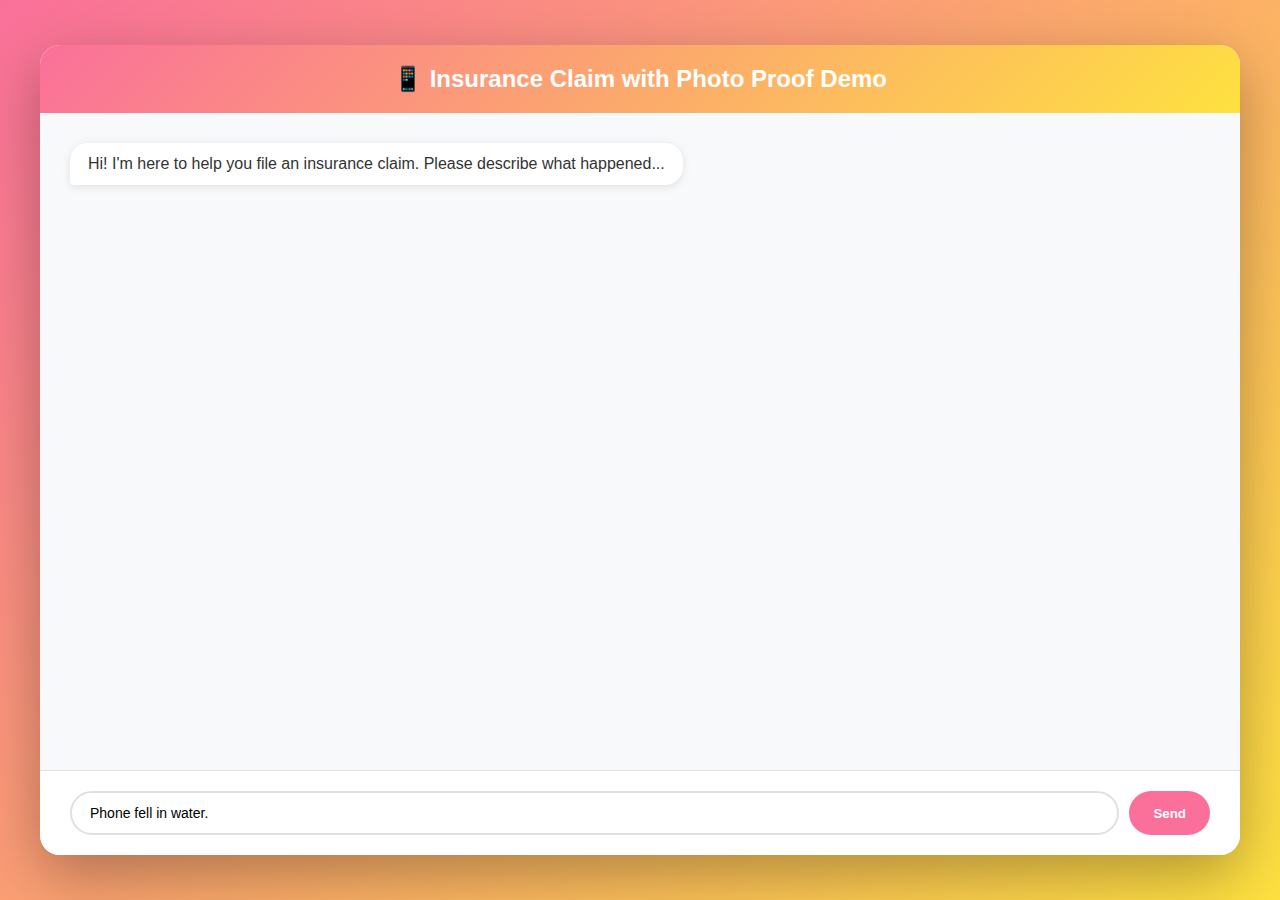
<file: demo/insurance-claim.html>
<!DOCTYPE html>
<html lang="en">
<head>
    <meta charset="UTF-8">
    <meta name="viewport" content="width=device-width, initial-scale=1.0">
    <title>Insurance Claim with Photo Proof Demo - Interactive Chatbot</title>
    <style>
        * {
            margin: 0;
            padding: 0;
            box-sizing: border-box;
        }

        body {
            font-family: -apple-system, BlinkMacSystemFont, 'Segoe UI', Roboto, Oxygen, Ubuntu, Cantarell, sans-serif;
            background: linear-gradient(135deg, #fa709a 0%, #fee140 100%);
            min-height: 100vh;
            display: flex;
            justify-content: center;
            align-items: center;
            padding: 20px;
        }

        .container {
            width: 100%;
            max-width: 1200px;
            background: white;
            border-radius: 20px;
            box-shadow: 0 20px 60px rgba(0,0,0,0.3);
            overflow: hidden;
            display: flex;
            flex-direction: column;
            height: 90vh;
        }

        .header {
            background: linear-gradient(135deg, #fa709a 0%, #fee140 100%);
            color: white;
            padding: 20px 30px;
            text-align: center;
        }

        .header h1 {
            font-size: 24px;
            font-weight: 600;
        }

        .chat-container {
            flex: 1;
            overflow-y: auto;
            padding: 30px;
            background: #f8f9fa;
        }

        .message {
            margin-bottom: 20px;
            display: flex;
            animation: fadeIn 0.3s ease-in;
        }

        @keyframes fadeIn {
            from { opacity: 0; transform: translateY(10px); }
            to { opacity: 1; transform: translateY(0); }
        }

        .message.user {
            justify-content: flex-end;
        }

        .message-content {
            max-width: 70%;
            padding: 12px 18px;
            border-radius: 18px;
            word-wrap: break-word;
        }

        .message.user .message-content {
            background: #fa709a;
            color: white;
            border-bottom-right-radius: 4px;
        }

        .message.bot .message-content {
            background: white;
            color: #333;
            border-bottom-left-radius: 4px;
            box-shadow: 0 2px 8px rgba(0,0,0,0.1);
        }

        .doc-scanner {
            margin-top: 15px;
            background: white;
            border-radius: 12px;
            padding: 20px;
            box-shadow: 0 4px 12px rgba(0,0,0,0.1);
        }

        .scanner-area {
            border: 3px dashed #fa709a;
            border-radius: 12px;
            padding: 40px;
            text-align: center;
            background: #fff5f7;
            cursor: pointer;
            transition: all 0.3s;
            margin-bottom: 15px;
        }

        .scanner-area:hover {
            background: #ffe0e6;
            border-color: #f06292;
        }

        .scanner-area.dragover {
            background: #ffccd5;
            border-color: #e91e63;
        }

        .scanner-icon {
            font-size: 48px;
            margin-bottom: 10px;
        }

        .scanner-text {
            font-size: 16px;
            font-weight: 600;
            color: #c2185b;
            margin-bottom: 5px;
        }

        .scanner-hint {
            font-size: 12px;
            color: #999;
        }

        .uploaded-document {
            background: #f0f0f0;
            border-radius: 12px;
            padding: 15px;
            margin-top: 15px;
            display: flex;
            align-items: center;
            gap: 15px;
        }

        .doc-preview {
            width: 80px;
            height: 100px;
            background: linear-gradient(135deg, #667eea 0%, #764ba2 100%);
            border-radius: 8px;
            display: flex;
            align-items: center;
            justify-content: center;
            color: white;
            font-size: 32px;
        }

        .doc-info {
            flex: 1;
        }

        .doc-name {
            font-weight: 600;
            margin-bottom: 5px;
        }

        .doc-status {
            font-size: 12px;
            color: #666;
        }

        .ocr-results {
            background: #e8f5e9;
            border-radius: 12px;
            padding: 15px;
            margin-top: 15px;
        }

        .ocr-title {
            font-size: 14px;
            font-weight: 600;
            color: #2e7d32;
            margin-bottom: 10px;
            display: flex;
            align-items: center;
            gap: 8px;
        }

        .ocr-field {
            display: flex;
            justify-content: space-between;
            padding: 8px 0;
            border-bottom: 1px solid rgba(0,0,0,0.1);
        }

        .ocr-field:last-child {
            border-bottom: none;
        }

        .ocr-label {
            font-size: 13px;
            color: #666;
        }

        .ocr-value {
            font-size: 13px;
            font-weight: 600;
            color: #2e7d32;
        }

        .image-annotator {
            margin-top: 15px;
            background: white;
            border-radius: 12px;
            padding: 20px;
            box-shadow: 0 4px 12px rgba(0,0,0,0.1);
        }

        .annotator-canvas {
            position: relative;
            width: 100%;
            max-width: 500px;
            margin: 0 auto;
            border-radius: 12px;
            overflow: hidden;
            background: #f0f0f0;
        }

        .phone-image {
            width: 100%;
            aspect-ratio: 9/16;
            background: linear-gradient(135deg, #667eea 0%, #764ba2 100%);
            display: flex;
            align-items: center;
            justify-content: center;
            color: white;
            font-size: 48px;
            position: relative;
        }

        .annotation-tool {
            position: absolute;
            width: 20px;
            height: 20px;
            background: #ff5722;
            border: 2px solid white;
            border-radius: 50%;
            cursor: pointer;
            transform: translate(-50%, -50%);
            animation: pulse 2s infinite;
        }

        @keyframes pulse {
            0%, 100% { transform: translate(-50%, -50%) scale(1); }
            50% { transform: translate(-50%, -50%) scale(1.2); }
        }

        .annotation-label {
            position: absolute;
            background: rgba(255, 87, 34, 0.9);
            color: white;
            padding: 4px 8px;
            border-radius: 4px;
            font-size: 11px;
            font-weight: 600;
            white-space: nowrap;
            transform: translate(-50%, -100%);
            margin-top: -5px;
        }

        .annotation-controls {
            margin-top: 15px;
            display: flex;
            gap: 10px;
            justify-content: center;
        }

        .annotation-btn {
            padding: 8px 16px;
            background: #fa709a;
            color: white;
            border: none;
            border-radius: 8px;
            font-size: 12px;
            font-weight: 600;
            cursor: pointer;
            transition: all 0.2s;
        }

        .annotation-btn:hover {
            background: #f06292;
            transform: translateY(-1px);
        }

        .approval-status {
            background: linear-gradient(135deg, #4caf50 0%, #8bc34a 100%);
            color: white;
            border-radius: 12px;
            padding: 20px;
            margin-top: 15px;
            text-align: center;
        }

        .approval-icon {
            font-size: 48px;
            margin-bottom: 10px;
        }

        .approval-title {
            font-size: 20px;
            font-weight: 700;
            margin-bottom: 10px;
        }

        .approval-details {
            font-size: 14px;
            opacity: 0.9;
            line-height: 1.6;
        }

        .pickup-slot {
            background: #fff3e0;
            border: 2px solid #ff9800;
            border-radius: 12px;
            padding: 15px;
            margin-top: 15px;
        }

        .pickup-title {
            font-size: 14px;
            font-weight: 600;
            color: #e65100;
            margin-bottom: 12px;
        }

        .pickup-options {
            display: grid;
            grid-template-columns: repeat(auto-fill, minmax(150px, 1fr));
            gap: 10px;
        }

        .pickup-option {
            padding: 12px;
            background: white;
            border: 2px solid #ffcc80;
            border-radius: 8px;
            text-align: center;
            cursor: pointer;
            transition: all 0.2s;
        }

        .pickup-option:hover {
            border-color: #ff9800;
            background: #fff8e1;
        }

        .pickup-option.selected {
            background: #ff9800;
            color: white;
            border-color: #ff9800;
        }

        .action-buttons {
            display: flex;
            gap: 10px;
            margin-top: 20px;
        }

        .btn {
            flex: 1;
            padding: 14px 24px;
            border: none;
            border-radius: 12px;
            font-size: 16px;
            font-weight: 600;
            cursor: pointer;
            transition: all 0.2s;
        }

        .btn-primary {
            background: #fa709a;
            color: white;
        }

        .btn-primary:hover {
            transform: translateY(-2px);
            box-shadow: 0 4px 12px rgba(250, 112, 154, 0.4);
        }

        .btn-secondary {
            background: white;
            color: #fa709a;
            border: 2px solid #fa709a;
        }

        .btn-secondary:hover {
            background: #fff5f7;
        }

        .input-container {
            padding: 20px 30px;
            background: white;
            border-top: 1px solid #e0e0e0;
            display: flex;
            gap: 10px;
        }

        .input-field {
            flex: 1;
            padding: 12px 18px;
            border: 2px solid #e0e0e0;
            border-radius: 24px;
            font-size: 14px;
            outline: none;
            transition: border-color 0.2s;
        }

        .input-field:focus {
            border-color: #fa709a;
        }

        .send-btn {
            padding: 12px 24px;
            background: #fa709a;
            color: white;
            border: none;
            border-radius: 24px;
            font-weight: 600;
            cursor: pointer;
            transition: all 0.2s;
        }

        .send-btn:hover {
            background: #f06292;
            transform: translateY(-1px);
        }

        .typing-indicator {
            display: flex;
            gap: 4px;
            padding: 12px 18px;
        }

        .typing-dot {
            width: 8px;
            height: 8px;
            background: #999;
            border-radius: 50%;
            animation: typing 1.4s infinite;
        }

        .typing-dot:nth-child(2) {
            animation-delay: 0.2s;
        }

        .typing-dot:nth-child(3) {
            animation-delay: 0.4s;
        }

        @keyframes typing {
            0%, 60%, 100% { transform: translateY(0); }
            30% { transform: translateY(-10px); }
        }
    </style>
</head>
<body>
    <div class="container">
        <div class="header">
            <h1>📱 Insurance Claim with Photo Proof Demo</h1>
        </div>
        <div class="chat-container" id="chatContainer">
            <div class="message bot">
                <div class="message-content">
                    <p>Hi! I'm here to help you file an insurance claim. Please describe what happened...</p>
                </div>
            </div>
        </div>
        <div class="input-container">
            <input type="text" class="input-field" id="userInput" placeholder="Type your message..." onkeypress="handleKeyPress(event)" value="Phone fell in water.">
            <button class="send-btn" onclick="sendMessage()">Send</button>
        </div>
    </div>

    <script>
        let claimStep = 0;
        let uploadedBill = false;
        let annotatedImage = false;
        let selectedPickupSlot = null;

        function handleKeyPress(event) {
            if (event.key === 'Enter') {
                sendMessage();
            }
        }

        function sendMessage() {
            const input = document.getElementById('userInput');
            const message = input.value.trim();
            if (!message) return;

            addUserMessage(message);
            input.value = '';

            setTimeout(() => {
                processUserMessage(message);
            }, 500);
        }

        function addUserMessage(text) {
            const container = document.getElementById('chatContainer');
            const messageDiv = document.createElement('div');
            messageDiv.className = 'message user';
            messageDiv.innerHTML = `<div class="message-content">${text}</div>`;
            container.appendChild(messageDiv);
            container.scrollTop = container.scrollHeight;
        }

        function showBotMessage(text) {
            const container = document.getElementById('chatContainer');
            const messageDiv = document.createElement('div');
            messageDiv.className = 'message bot';
            messageDiv.innerHTML = `<div class="message-content">${text}</div>`;
            container.appendChild(messageDiv);
            container.scrollTop = container.scrollHeight;
        }

        function showTypingIndicator() {
            const container = document.getElementById('chatContainer');
            const messageDiv = document.createElement('div');
            messageDiv.className = 'message bot';
            messageDiv.id = 'typingIndicator';
            messageDiv.innerHTML = `
                <div class="message-content">
                    <div class="typing-indicator">
                        <div class="typing-dot"></div>
                        <div class="typing-dot"></div>
                        <div class="typing-dot"></div>
                    </div>
                </div>
            `;
            container.appendChild(messageDiv);
            container.scrollTop = container.scrollHeight;
        }

        function removeTypingIndicator() {
            const indicator = document.getElementById('typingIndicator');
            if (indicator) indicator.remove();
        }

        function showDocScanner() {
            const container = document.getElementById('chatContainer');
            const messageDiv = document.createElement('div');
            messageDiv.className = 'message bot';
            
            messageDiv.innerHTML = `
                <div class="message-content">
                    <p>I understand your phone fell in water. To process your claim, I need:</p>
                    <ol style="margin: 10px 0; padding-left: 20px; line-height: 1.8;">
                        <li>Repair bill or purchase invoice</li>
                        <li>Photo showing water damage</li>
                    </ol>
                    <div class="doc-scanner">
                        <div class="scanner-area" onclick="uploadBill()" id="scannerArea">
                            <div class="scanner-icon">📄</div>
                            <div class="scanner-text">Upload Repair Bill</div>
                            <div class="scanner-hint">Click to upload or drag & drop</div>
                        </div>
                    </div>
                </div>
            `;
            
            container.appendChild(messageDiv);
            container.scrollTop = container.scrollHeight;
        }

        function uploadBill() {
            if (uploadedBill) return;
            
            uploadedBill = true;
            showTypingIndicator();
            
            setTimeout(() => {
                removeTypingIndicator();
                
                const container = document.getElementById('chatContainer');
                const messageDiv = document.createElement('div');
                messageDiv.className = 'message bot';
                
                messageDiv.innerHTML = `
                    <div class="message-content">
                        <div class="uploaded-document">
                            <div class="doc-preview">📄</div>
                            <div class="doc-info">
                                <div class="doc-name">Repair_Bill_Invoice.pdf</div>
                                <div class="doc-status">✅ Uploaded successfully</div>
                            </div>
                        </div>
                        <div class="ocr-results">
                            <div class="ocr-title">🔍 OCR Results - Extracted Information</div>
                            <div class="ocr-field">
                                <span class="ocr-label">Service Center:</span>
                                <span class="ocr-value">TechCare Mobile Services</span>
                            </div>
                            <div class="ocr-field">
                                <span class="ocr-label">Invoice Number:</span>
                                <span class="ocr-value">TC-2024-001234</span>
                            </div>
                            <div class="ocr-field">
                                <span class="ocr-label">Date:</span>
                                <span class="ocr-value">15 Jan 2024</span>
                            </div>
                            <div class="ocr-field">
                                <span class="ocr-label">Device:</span>
                                <span class="ocr-value">iPhone 14 Pro</span>
                            </div>
                            <div class="ocr-field">
                                <span class="ocr-label">Repair Cost:</span>
                                <span class="ocr-value">₹18,500</span>
                            </div>
                            <div class="ocr-field">
                                <span class="ocr-label">Issue:</span>
                                <span class="ocr-value">Water Damage - Liquid Contact Indicator</span>
                            </div>
                        </div>
                        <p style="margin-top: 15px;">Great! Now please upload a photo showing the water damage on your phone.</p>
                        <div class="scanner-area" onclick="uploadDamagePhoto()" style="margin-top: 15px;">
                            <div class="scanner-icon">📷</div>
                            <div class="scanner-text">Upload Damage Photo</div>
                            <div class="scanner-hint">Click to upload photo</div>
                        </div>
                    </div>
                `;
                
                container.appendChild(messageDiv);
                container.scrollTop = container.scrollHeight;
            }, 2000);
        }

        function uploadDamagePhoto() {
            if (annotatedImage) return;
            
            annotatedImage = true;
            showTypingIndicator();
            
            setTimeout(() => {
                removeTypingIndicator();
                showImageAnnotator();
            }, 1500);
        }

        function showImageAnnotator() {
            const container = document.getElementById('chatContainer');
            const messageDiv = document.createElement('div');
            messageDiv.className = 'message bot';
            
            messageDiv.innerHTML = `
                <div class="message-content">
                    <p>Photo uploaded! Please annotate the water damage areas:</p>
                    <div class="image-annotator">
                        <div class="annotator-canvas" id="annotatorCanvas">
                            <div class="phone-image">📱</div>
                            <div class="annotation-tool" style="top: 30%; left: 50%;" data-label="Liquid Contact Indicator">
                                <div class="annotation-label">Liquid Contact Indicator</div>
                            </div>
                            <div class="annotation-tool" style="top: 60%; left: 30%;" data-label="Water Damage">
                                <div class="annotation-label">Water Damage</div>
                            </div>
                            <div class="annotation-tool" style="top: 70%; left: 70%;" data-label="Corrosion">
                                <div class="annotation-label">Corrosion</div>
                            </div>
                        </div>
                        <div class="annotation-controls">
                            <button class="annotation-btn" onclick="addAnnotation()">+ Add Annotation</button>
                            <button class="annotation-btn" onclick="submitAnnotations()">Submit for Review</button>
                        </div>
                    </div>
                </div>
            `;
            
            container.appendChild(messageDiv);
            container.scrollTop = container.scrollHeight;
        }

        function addAnnotation() {
            showBotMessage("Click on the phone image to add a new annotation point. The existing annotations show liquid contact indicator, water damage, and corrosion areas.");
        }

        function submitAnnotations() {
            showTypingIndicator();
            
            setTimeout(() => {
                removeTypingIndicator();
                showApproval();
            }, 2000);
        }

        function showApproval() {
            const container = document.getElementById('chatContainer');
            const messageDiv = document.createElement('div');
            messageDiv.className = 'message bot';
            
            messageDiv.innerHTML = `
                <div class="message-content">
                    <div class="approval-status">
                        <div class="approval-icon">✅</div>
                        <div class="approval-title">Claim Approved Instantly!</div>
                        <div class="approval-details">
                            Your claim has been processed and approved.<br>
                            <strong>Approved Amount: ₹18,500</strong><br>
                            <small>Processing time: 2 minutes</small>
                        </div>
                    </div>
                    <p style="margin-top: 15px;">Great news! Your claim is approved. Now let's schedule a pickup for your device inspection.</p>
                    ${getPickupSlots()}
                </div>
            `;
            
            container.appendChild(messageDiv);
            container.scrollTop = container.scrollHeight;
        }

        function getPickupSlots() {
            const slots = [
                { time: 'Today 2-4 PM', available: true },
                { time: 'Today 4-6 PM', available: true },
                { time: 'Tomorrow 10-12 PM', available: true },
                { time: 'Tomorrow 2-4 PM', available: true }
            ];
            
            let slotsHTML = `
                <div class="pickup-slot">
                    <div class="pickup-title">🚚 Select Pickup Slot</div>
                    <div class="pickup-options">
            `;
            
            slots.forEach((slot, index) => {
                slotsHTML += `
                    <div class="pickup-option" onclick="selectPickupSlot(${index})" id="pickup-${index}">
                        ${slot.time}
                    </div>
                `;
            });
            
            slotsHTML += `
                    </div>
                    <div class="action-buttons" style="margin-top: 15px;">
                        <button class="btn btn-primary" onclick="confirmPickup()" id="confirmPickupBtn" disabled>Confirm Pickup</button>
                    </div>
                </div>
            `;
            
            return slotsHTML;
        }

        function selectPickupSlot(index) {
            // Deselect previous
            if (selectedPickupSlot !== null) {
                const prevElement = document.getElementById(`pickup-${selectedPickupSlot}`);
                if (prevElement) prevElement.classList.remove('selected');
            }
            
            // Select new
            selectedPickupSlot = index;
            const element = document.getElementById(`pickup-${index}`);
            if (element) element.classList.add('selected');
            
            // Enable confirm button
            const btn = document.getElementById('confirmPickupBtn');
            if (btn) btn.disabled = false;
        }

        function confirmPickup() {
            if (selectedPickupSlot === null) {
                showBotMessage("Please select a pickup slot first!");
                return;
            }
            
            showTypingIndicator();
            
            setTimeout(() => {
                removeTypingIndicator();
                showBotMessage("🎉 Perfect! Your pickup is scheduled. A representative will collect your device at the selected time. You'll receive SMS confirmation with tracking details. Your claim of ₹18,500 will be processed within 3-5 business days after device inspection.");
                
                // Show final success
                const container = document.getElementById('chatContainer');
                const successDiv = document.createElement('div');
                successDiv.className = 'message bot';
                successDiv.innerHTML = `
                    <div class="message-content">
                        <div style="background: linear-gradient(135deg, #4caf50 0%, #8bc34a 100%); color: white; padding: 20px; border-radius: 12px; text-align: center;">
                            ✅ Claim Process Complete!<br>
                            <div style="margin-top: 10px; font-size: 14px;">Pickup scheduled • ₹18,500 approved</div>
                        </div>
                    </div>
                `;
                container.appendChild(successDiv);
                container.scrollTop = container.scrollHeight;
            }, 1500);
        }

        function processUserMessage(message) {
            const lowerMessage = message.toLowerCase();
            
            if (lowerMessage.includes('phone') || lowerMessage.includes('water') || lowerMessage.includes('damage') || lowerMessage.includes('claim')) {
                if (claimStep === 0) {
                    claimStep = 1;
                    setTimeout(() => {
                        showDocScanner();
                    }, 1000);
                }
            } else if (lowerMessage.includes('upload') || lowerMessage.includes('bill')) {
                if (!uploadedBill) {
                    uploadBill();
                }
            } else if (lowerMessage.includes('photo') || lowerMessage.includes('image')) {
                if (!annotatedImage) {
                    uploadDamagePhoto();
                }
            } else if (lowerMessage.includes('confirm') || lowerMessage.includes('pickup')) {
                if (selectedPickupSlot !== null) {
                    confirmPickup();
                } else {
                    showBotMessage("Please select a pickup slot from the options above!");
                }
            } else {
                showBotMessage("I can help you file an insurance claim! Please describe what happened to your device, or continue with the claim process above.");
            }
        }

        // Auto-start conversation
        setTimeout(() => {
            sendMessage();
        }, 1000);
    </script>
</body>
</html>
</file>
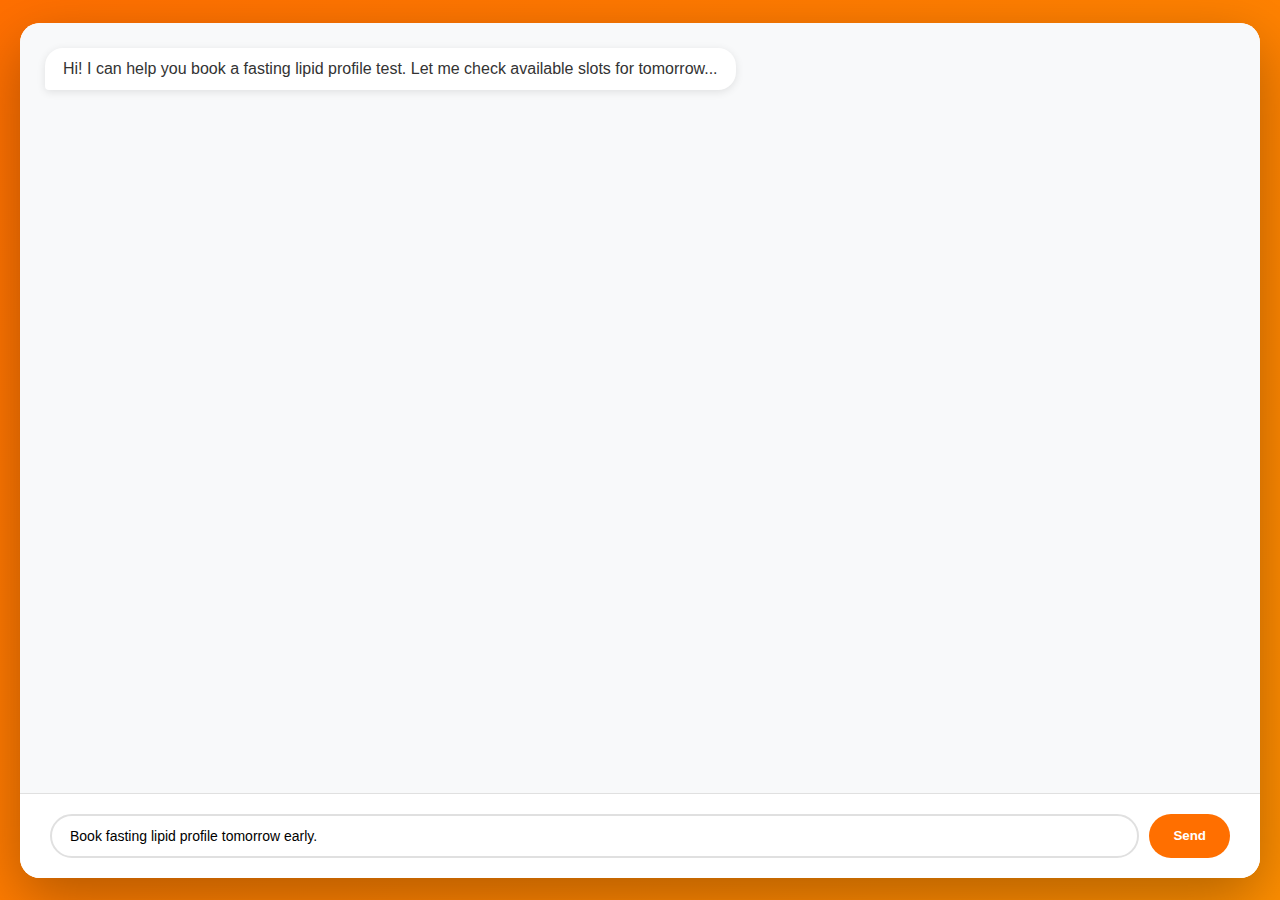
<file: demo/lab-booking.html>
<!DOCTYPE html>
<html lang="en">
<head>
    <meta charset="UTF-8">
    <meta name="viewport" content="width=device-width, initial-scale=1.0">
    <title>Lab Booking with Prep Demo - Interactive Chatbot</title>
    <style>
        * {
            margin: 0;
            padding: 0;
            box-sizing: border-box;
        }

        body {
            font-family: -apple-system, BlinkMacSystemFont, 'Segoe UI', Roboto, Oxygen, Ubuntu, Cantarell, sans-serif;
            background: linear-gradient(135deg, #FF6F00 0%, #FF8F00 100%);
            min-height: 100vh;
            display: flex;
            justify-content: center;
            align-items: center;
            padding: 20px;
        }

        .container {
            width: 100%;
            max-width: 1600px;
            background: white;
            border-radius: 20px;
            box-shadow: 0 20px 60px rgba(0,0,0,0.3);
            overflow: hidden;
            display: flex;
            flex-direction: column;
            height: 95vh;
        }

        .header {
            background: linear-gradient(135deg, #FF6F00 0%, #FF8F00 100%);
            color: white;
            padding: 20px 30px;
            text-align: center;
        }

        .header h1 {
            font-size: 24px;
            font-weight: 600;
        }

        .chat-container {
            flex: 1;
            overflow-y: auto;
            padding: 25px;
            background: #f8f9fa;
        }

        .message {
            margin-bottom: 20px;
            display: flex;
            animation: fadeIn 0.3s ease-in;
        }

        @keyframes fadeIn {
            from { opacity: 0; transform: translateY(10px); }
            to { opacity: 1; transform: translateY(0); }
        }

        .message.user {
            justify-content: flex-end;
        }

        .message-content {
            max-width: 70%;
            padding: 12px 18px;
            border-radius: 18px;
            word-wrap: break-word;
        }

        .message.user .message-content {
            background: #FF6F00;
            color: white;
            border-bottom-right-radius: 4px;
        }

        .message.bot .message-content {
            background: white;
            color: #333;
            border-bottom-left-radius: 4px;
            box-shadow: 0 2px 8px rgba(0,0,0,0.1);
        }

        .slot-picker {
            margin-top: 15px;
            background: white;
            border-radius: 12px;
            padding: 15px;
            box-shadow: 0 4px 12px rgba(0,0,0,0.1);
        }

        .slot-section {
            margin-bottom: 18px;
        }

        .section-title {
            font-size: 14px;
            font-weight: 600;
            color: #333;
            margin-bottom: 10px;
            display: flex;
            align-items: center;
            gap: 6px;
        }

        .time-slots {
            display: grid;
            grid-template-columns: repeat(auto-fill, minmax(90px, 1fr));
            gap: 8px;
        }

        .time-slot {
            padding: 8px 12px;
            background: #f0f7ff;
            border: 2px solid #e0e0e0;
            border-radius: 6px;
            text-align: center;
            cursor: pointer;
            transition: all 0.2s;
            font-size: 12px;
            font-weight: 500;
        }

        .time-slot:hover {
            border-color: #FF6F00;
            background: #e3f2fd;
            transform: translateY(-2px);
        }

        .time-slot.selected {
            background: #FF6F00;
            color: white;
            border-color: #FF6F00;
        }

        .time-slot.unavailable {
            background: #f5f5f5;
            color: #999;
            cursor: not-allowed;
            opacity: 0.5;
        }

        .prep-checklist {
            background: #fff9e6;
            border: 2px solid #ffd54f;
            border-radius: 12px;
            padding: 15px;
            margin-top: 20px;
        }

        .checklist-title {
            font-size: 14px;
            font-weight: 600;
            color: #f57c00;
            margin-bottom: 12px;
            display: flex;
            align-items: center;
            gap: 8px;
        }

        .checklist-items {
            display: flex;
            flex-wrap: wrap;
            gap: 8px;
        }

        .checklist-pill {
            background: white;
            border: 1px solid #ffd54f;
            border-radius: 20px;
            padding: 8px 14px;
            font-size: 12px;
            color: #f57c00;
            display: flex;
            align-items: center;
            gap: 6px;
            cursor: pointer;
            transition: all 0.2s;
        }

        .checklist-pill:hover {
            background: #fff3cd;
        }

        .checklist-pill.completed {
            background: #c8e6c9;
            border-color: #4caf50;
            color: #2e7d32;
        }

        .checklist-pill.completed::before {
            content: "✓ ";
            font-weight: 700;
        }

        .test-info {
            background: #e3f2fd;
            border-radius: 12px;
            padding: 12px;
            margin-bottom: 15px;
        }

        .test-name {
            font-size: 16px;
            font-weight: 600;
            color: #1976d2;
            margin-bottom: 6px;
        }

        .test-details {
            font-size: 12px;
            color: #666;
            line-height: 1.5;
        }

        .address-confirm {
            background: white;
            border: 2px solid #e0e0e0;
            border-radius: 12px;
            padding: 20px;
            margin-top: 15px;
        }

        .address-header {
            display: flex;
            justify-content: space-between;
            align-items: center;
            margin-bottom: 15px;
        }

        .address-title {
            font-size: 16px;
            font-weight: 600;
            color: #333;
        }

        .edit-btn {
            padding: 6px 12px;
            background: #f0f0f0;
            border: none;
            border-radius: 6px;
            font-size: 12px;
            cursor: pointer;
            color: #666;
        }

        .edit-btn:hover {
            background: #e0e0e0;
        }

        .address-details {
            font-size: 14px;
            color: #666;
            line-height: 1.8;
        }

        .action-buttons {
            display: flex;
            gap: 10px;
            margin-top: 20px;
        }

        .btn {
            flex: 1;
            padding: 14px 24px;
            border: none;
            border-radius: 12px;
            font-size: 16px;
            font-weight: 600;
            cursor: pointer;
            transition: all 0.2s;
        }

        .btn-primary {
            background: #FF6F00;
            color: white;
        }

        .btn-primary:hover {
            transform: translateY(-2px);
            box-shadow: 0 4px 12px rgba(255, 111, 0, 0.35);
        }

        .btn-primary:disabled {
            background: #ccc;
            cursor: not-allowed;
            transform: none;
        }

        .btn-secondary {
            background: white;
            color: #FF6F00;
            border: 2px solid #FF6F00;
        }

        .btn-secondary:hover {
            background: #f0f7ff;
        }

        .input-container {
            padding: 20px 30px;
            background: white;
            border-top: 1px solid #e0e0e0;
            display: flex;
            gap: 10px;
        }

        .input-field {
            flex: 1;
            padding: 12px 18px;
            border: 2px solid #e0e0e0;
            border-radius: 24px;
            font-size: 14px;
            outline: none;
            transition: border-color 0.2s;
        }

        .input-field:focus {
            border-color: #FF6F00;
        }

        .send-btn {
            padding: 12px 24px;
            background: #FF6F00;
            color: white;
            border: none;
            border-radius: 24px;
            font-weight: 600;
            cursor: pointer;
            transition: all 0.2s;
        }

        .send-btn:hover {
            background: #e86100;
            transform: translateY(-1px);
        }

        .typing-indicator {
            display: flex;
            gap: 4px;
            padding: 12px 18px;
        }

        .typing-dot {
            width: 8px;
            height: 8px;
            background: #999;
            border-radius: 50%;
            animation: typing 1.4s infinite;
        }

        .typing-dot:nth-child(2) {
            animation-delay: 0.2s;
        }

        .typing-dot:nth-child(3) {
            animation-delay: 0.4s;
        }

        @keyframes typing {
            0%, 60%, 100% { transform: translateY(0); }
            30% { transform: translateY(-10px); }
        }

        .price-summary {
            background: #f0f7ff;
            border-radius: 12px;
            padding: 12px;
            margin-top: 12px;
            display: flex;
            justify-content: space-between;
            align-items: center;
        }

        .price-label {
            font-size: 13px;
            color: #666;
        }

        .price-value {
            font-size: 20px;
            font-weight: 700;
            color: #4facfe;
        }
    </style>
</head>
<body>
        <div class="container">
            <div class="chat-container" id="chatContainer">
            <div class="message bot">
                <div class="message-content">
                    <p>Hi! I can help you book a fasting lipid profile test. Let me check available slots for tomorrow...</p>
                </div>
            </div>
        </div>
        <div class="input-container">
            <input type="text" class="input-field" id="userInput" placeholder="Type your message..." onkeypress="handleKeyPress(event)" value="Book fasting lipid profile tomorrow early.">
            <button class="send-btn" onclick="sendMessage()">Send</button>
        </div>
    </div>

    <script>
        let selectedSlot = null;
        let selectedTime = null;
        let prepChecklist = {
            'Fast for 12 hours': false,
            'No alcohol 24 hours before': false,
            'Take medications as usual': false,
            'Drink water only': false
        };

        const timeSlots = {
            morning: [
                { time: '7:00 AM', available: true },
                { time: '7:30 AM', available: true },
                { time: '8:00 AM', available: true },
                { time: '8:30 AM', available: true },
                { time: '9:00 AM', available: true },
                { time: '9:30 AM', available: false },
                { time: '10:00 AM', available: true },
                { time: '10:30 AM', available: true }
            ],
            afternoon: [
                { time: '11:00 AM', available: true },
                { time: '11:30 AM', available: true },
                { time: '12:00 PM', available: false },
                { time: '12:30 PM', available: true },
                { time: '1:00 PM', available: true },
                { time: '1:30 PM', available: true }
            ]
        };

        function handleKeyPress(event) {
            if (event.key === 'Enter') {
                sendMessage();
            }
        }

        function sendMessage() {
            const input = document.getElementById('userInput');
            const message = input.value.trim();
            if (!message) return;

            addUserMessage(message);
            input.value = '';

            setTimeout(() => {
                processUserMessage(message);
            }, 500);
        }

        function typeAndSendMessage(msg, typingSpeed = 40) {
            const input = document.getElementById('userInput');
            const sendBtn = document.querySelector('.send-btn');
            input.value = '';
            let i = 0;
            const interval = setInterval(() => {
                input.value = msg.slice(0, i + 1);
                i++;
                if (i >= msg.length) {
                    clearInterval(interval);
                    setTimeout(() => {
                        if (sendBtn) sendBtn.click(); else sendMessage();
                    }, 200);
                }
            }, typingSpeed);
        }

        function addUserMessage(text) {
            const container = document.getElementById('chatContainer');
            const messageDiv = document.createElement('div');
            messageDiv.className = 'message user';
            messageDiv.innerHTML = `<div class="message-content">${text}</div>`;
            container.appendChild(messageDiv);
            container.scrollTop = container.scrollHeight;
        }

        function showBotMessage(text) {
            const container = document.getElementById('chatContainer');
            const messageDiv = document.createElement('div');
            messageDiv.className = 'message bot';
            messageDiv.innerHTML = `<div class="message-content">${text}</div>`;
            container.appendChild(messageDiv);
            container.scrollTop = container.scrollHeight;
        }

        function showTypingIndicator() {
            const container = document.getElementById('chatContainer');
            const messageDiv = document.createElement('div');
            messageDiv.className = 'message bot';
            messageDiv.id = 'typingIndicator';
            messageDiv.innerHTML = `
                <div class="message-content">
                    <div class="typing-indicator">
                        <div class="typing-dot"></div>
                        <div class="typing-dot"></div>
                        <div class="typing-dot"></div>
                    </div>
                </div>
            `;
            container.appendChild(messageDiv);
            container.scrollTop = container.scrollHeight;
        }

        function removeTypingIndicator() {
            const indicator = document.getElementById('typingIndicator');
            if (indicator) indicator.remove();
        }

        function showSlotPicker() {
            const container = document.getElementById('chatContainer');
            const messageDiv = document.createElement('div');
            messageDiv.className = 'message bot';
            
            let slotsHTML = `
                <div class="message-content">
                    <div class="test-info">
                        <div class="test-name">🩸 Fasting Lipid Profile</div>
                        <div class="test-details">
                            <strong>Test Includes:</strong> Total Cholesterol, HDL, LDL, Triglycerides, VLDL<br>
                            <strong>Fasting Required:</strong> 12 hours<br>
                            <strong>Report Time:</strong> 24 hours
                        </div>
                    </div>
                    <div class="slot-picker">
                        <div class="slot-section">
                            <div class="section-title">🌅 Morning Slots (Recommended for Fasting Tests)</div>
                            <div class="time-slots" id="morningSlots">
            `;

            timeSlots.morning.forEach(slot => {
                slotsHTML += `
                    <div class="time-slot ${!slot.available ? 'unavailable' : ''}" 
                         ${slot.available ? `onclick="selectTimeSlot('morning', '${slot.time}')"` : ''}
                         id="slot-morning-${slot.time.replace(/[:\s]/g, '')}">
                        ${slot.time}
                    </div>
                `;
            });

            slotsHTML += `
                            </div>
                        </div>
                        <div class="slot-section">
                            <div class="section-title">☀️ Afternoon Slots</div>
                            <div class="time-slots" id="afternoonSlots">
            `;

            timeSlots.afternoon.forEach(slot => {
                slotsHTML += `
                    <div class="time-slot ${!slot.available ? 'unavailable' : ''}" 
                         ${slot.available ? `onclick="selectTimeSlot('afternoon', '${slot.time}')"` : ''}
                         id="slot-afternoon-${slot.time.replace(/[:\s]/g, '')}">
                        ${slot.time}
                    </div>
                `;
            });

            slotsHTML += `
                            </div>
                        </div>
                        ${getPrepChecklist()}
                        <div class="price-summary">
                            <div class="price-label">Test Price</div>
                            <div class="price-value">₹899</div>
                        </div>
                        <div class="action-buttons">
                            <button class="btn btn-primary" onclick="confirmSlot()" id="confirmBtn" disabled>Confirm Slot</button>
                            <button class="btn btn-secondary" onclick="showAlternatives()">See Other Dates</button>
                        </div>
                    </div>
                </div>
            `;

            messageDiv.innerHTML = slotsHTML;
            container.appendChild(messageDiv);
            container.scrollTop = container.scrollHeight;
        }

        function selectTimeSlot(period, time) {
            // Deselect previous
            if (selectedSlot) {
                const prevElement = document.getElementById(selectedSlot);
                if (prevElement) prevElement.classList.remove('selected');
            }

            // Select new
            selectedSlot = `slot-${period}-${time.replace(/[:\s]/g, '')}`;
            selectedTime = time;
            const element = document.getElementById(selectedSlot);
            if (element) {
                element.classList.add('selected');
            }

            // Enable confirm button
            const btn = document.getElementById('confirmBtn');
            if (btn) {
                btn.disabled = false;
            }

            showBotMessage(`Great! You selected ${time}. Don't forget to complete the prep checklist above.`);
        }

        function getPrepChecklist() {
            const allCompleted = Object.values(prepChecklist).every(v => v);
            
            return `
                <div class="prep-checklist">
                    <div class="checklist-title">
                        ⚠️ Preparation Checklist
                        ${allCompleted ? '<span style="color: #4caf50; margin-left: auto;">✓ All Done!</span>' : ''}
                    </div>
                    <div class="checklist-items">
            ` + Object.keys(prepChecklist).map(item => `
                        <div class="checklist-pill ${prepChecklist[item] ? 'completed' : ''}" 
                             onclick="toggleChecklistItem('${item}')">
                            ${item}
                        </div>
            `).join('') + `
                    </div>
                </div>
            `;
        }

        function toggleChecklistItem(item) {
            prepChecklist[item] = !prepChecklist[item];
            
            // Update checklist display
            const checklist = document.querySelector('.prep-checklist');
            if (checklist) {
                checklist.outerHTML = getPrepChecklist();
            }

            const allCompleted = Object.values(prepChecklist).every(v => v);
            if (allCompleted && selectedTime) {
                showBotMessage("Perfect! All prep steps are complete and you've selected a time slot. Ready to confirm!");
            }
        }

        function confirmSlot() {
            if (!selectedTime) {
                showBotMessage("Please select a time slot first!");
                return;
            }

            showTypingIndicator();
            setTimeout(() => {
                removeTypingIndicator();
                showAddressConfirmation();
            }, 1500);
        }

        function showAddressConfirmation() {
            const container = document.getElementById('chatContainer');
            const messageDiv = document.createElement('div');
            messageDiv.className = 'message bot';
            
            messageDiv.innerHTML = `
                <div class="message-content">
                    <p>Perfect! Your slot is confirmed for <strong>${selectedTime}</strong> tomorrow.</p>
                    <div class="address-confirm">
                        <div class="address-header">
                            <div class="address-title">📍 Collection Address</div>
                            <button class="edit-btn" onclick="editAddress()">Edit</button>
                        </div>
                        <div class="address-details">
                            <strong>Home Address</strong><br>
                            123 Main Street,<br>
                            Bangalore - 560001<br>
                            Phone: +91 98765 43210
                        </div>
                    </div>
                    <div class="action-buttons" style="margin-top: 15px;">
                        <button class="btn btn-primary" onclick="proceedToPayment()">Confirm & Pay ₹899</button>
                        <button class="btn btn-secondary" onclick="changeAddress()">Change Address</button>
                    </div>
                </div>
            `;
            
            container.appendChild(messageDiv);
            container.scrollTop = container.scrollHeight;
        }

        function proceedToPayment() {
            showTypingIndicator();
            setTimeout(() => {
                removeTypingIndicator();
                showBotMessage("🎉 Booking confirmed! Your fasting lipid profile test is scheduled for tomorrow at " + selectedTime + ". Payment of ₹899 has been processed. You'll receive SMS confirmation shortly. Remember to fast for 12 hours before the test!");
                
                // Show success
                const container = document.getElementById('chatContainer');
                const successDiv = document.createElement('div');
                successDiv.className = 'message bot';
                successDiv.innerHTML = `
                    <div class="message-content">
                        <div style="background: linear-gradient(135deg, #4caf50 0%, #8bc34a 100%); color: white; padding: 20px; border-radius: 12px; text-align: center;">
                            ✅ Booking Successful!<br>
                            <div style="margin-top: 10px; font-size: 14px;">Test scheduled for tomorrow at ${selectedTime}</div>
                        </div>
                    </div>
                `;
                container.appendChild(successDiv);
                container.scrollTop = container.scrollHeight;
            }, 1500);
        }

        function editAddress() {
            showBotMessage("You can update your address in your profile settings, or I can help you add a new address. Would you like to add a different collection address?");
        }

        function changeAddress() {
            showBotMessage("I can help you add a new address. Please provide:\n1. Full address\n2. Landmark\n3. Pincode\n\nOr would you prefer home sample collection?");
        }

        function showAlternatives() {
            showBotMessage("Here are alternative dates:\n\n• Day after tomorrow: Multiple slots available\n• This weekend: Limited slots\n• Next week: All slots available\n\nWould you like to see slots for any of these dates?");
        }

        function processUserMessage(message) {
            const lowerMessage = message.toLowerCase();
            
            if (lowerMessage.includes('book') || lowerMessage.includes('lipid') || lowerMessage.includes('test')) {
                setTimeout(() => {
                    showSlotPicker();
                }, 1000);
            } else if (lowerMessage.includes('confirm') || lowerMessage.includes('pay')) {
                if (selectedTime) {
                    proceedToPayment();
                } else {
                    showBotMessage("Please select a time slot first from the options above!");
                }
            } else if (lowerMessage.includes('slot') || lowerMessage.includes('time')) {
                if (!selectedTime) {
                    showBotMessage("Please select a time slot from the picker above!");
                } else {
                    showBotMessage(`You've selected ${selectedTime}. Ready to confirm?`);
                }
            } else {
                showBotMessage("I can help you book a lab test! Try asking to book a fasting lipid profile test, or select a time slot from the options above.");
            }
        }

        // Auto-start conversation with typing simulation
        setTimeout(() => {
            const initial = "Book fasting lipid profile tomorrow early.";
            typeAndSendMessage(initial);
        }, 800);
    </script>
</body>
</html>
</file>
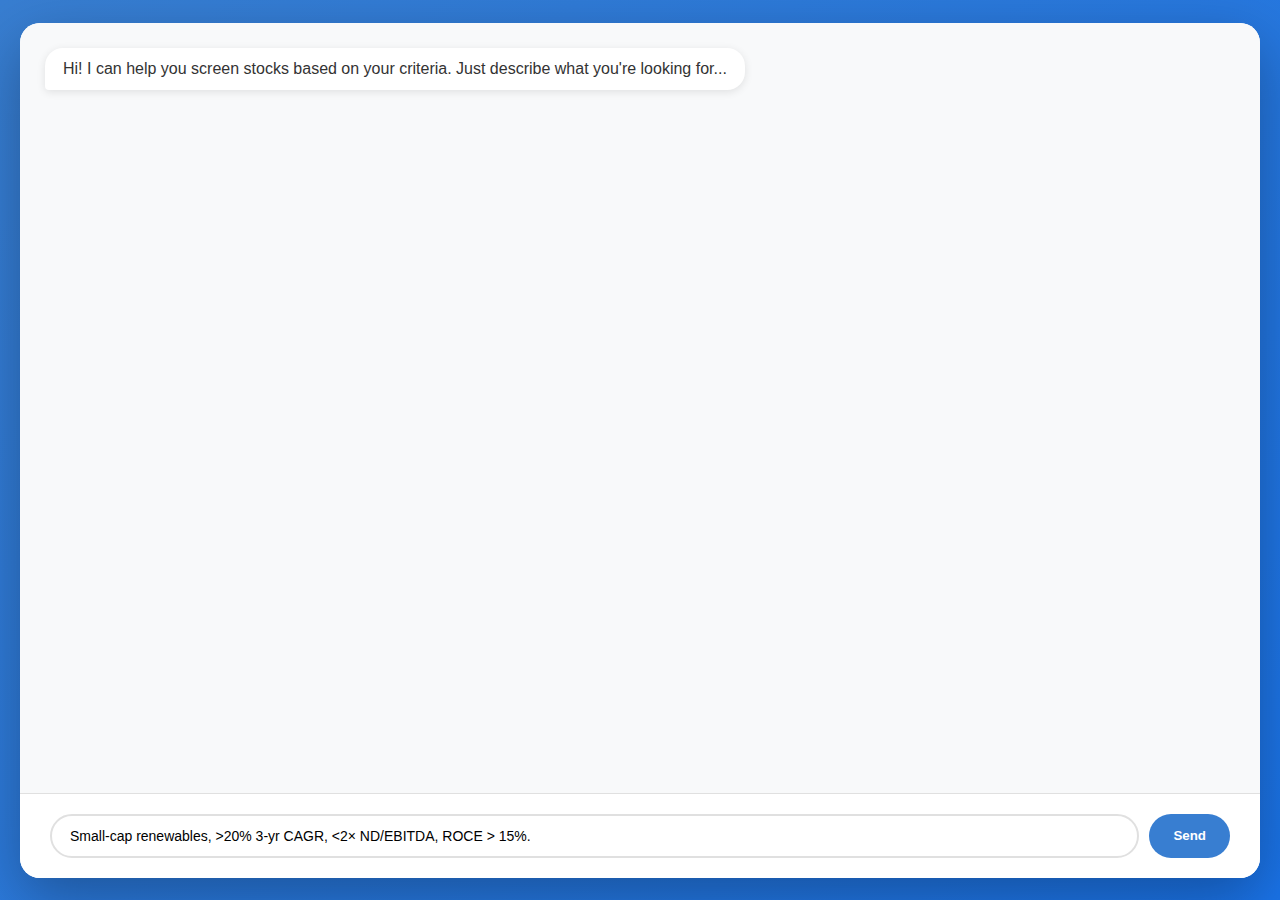
<file: demo/stock-screener.html>
<!DOCTYPE html>
<html lang="en">
<head>
    <meta charset="UTF-8">
    <meta name="viewport" content="width=device-width, initial-scale=1.0">
    <title>Stock Screener by Conversation Demo - Interactive Chatbot</title>
    <style>
        * {
            margin: 0;
            padding: 0;
            box-sizing: border-box;
        }

        body {
            font-family: -apple-system, BlinkMacSystemFont, 'Segoe UI', Roboto, Oxygen, Ubuntu, Cantarell, sans-serif;
            background: linear-gradient(135deg, #387ED1 0%, #1A73E8 100%);
            min-height: 100vh;
            display: flex;
            justify-content: center;
            align-items: center;
            padding: 20px;
        }

        .container {
            width: 100%;
            max-width: 1600px;
            background: white;
            border-radius: 20px;
            box-shadow: 0 20px 60px rgba(0,0,0,0.3);
            overflow: hidden;
            display: flex;
            flex-direction: column;
            height: 95vh;
        }

        .header {
            background: linear-gradient(135deg, #387ED1 0%, #1A73E8 100%);
            color: white;
            padding: 20px 30px;
            text-align: center;
        }

        .header h1 {
            font-size: 24px;
            font-weight: 600;
        }

        .chat-container {
            flex: 1;
            overflow-y: auto;
            padding: 25px;
            background: #f8f9fa;
        }

        .message {
            margin-bottom: 20px;
            display: flex;
            animation: fadeIn 0.3s ease-in;
        }

        @keyframes fadeIn {
            from { opacity: 0; transform: translateY(10px); }
            to { opacity: 1; transform: translateY(0); }
        }

        .message.user {
            justify-content: flex-end;
        }

        .message-content {
            max-width: 70%;
            padding: 12px 18px;
            border-radius: 18px;
            word-wrap: break-word;
        }

        .message.user .message-content {
            background: #387ED1;
            color: white;
            border-bottom-right-radius: 4px;
        }

        .message.bot .message-content {
            background: white;
            color: #333;
            border-bottom-left-radius: 4px;
            box-shadow: 0 2px 8px rgba(0,0,0,0.1);
        }

        .screener-table {
            margin-top: 15px;
            background: white;
            border-radius: 12px;
            padding: 20px;
            box-shadow: 0 4px 12px rgba(0,0,0,0.1);
            overflow-x: auto;
        }

        .table-header {
            display: flex;
            justify-content: space-between;
            align-items: center;
            margin-bottom: 15px;
        }

        .table-title {
            font-size: 18px;
            font-weight: 600;
            color: #333;
        }

        .table-actions {
            display: flex;
            gap: 10px;
        }

        .action-btn {
            padding: 8px 16px;
            background: #f0f0f0;
            border: none;
            border-radius: 8px;
            font-size: 12px;
            font-weight: 600;
            cursor: pointer;
            transition: all 0.2s;
            color: #666;
        }

        .action-btn:hover {
            background: #e0e0e0;
        }

        .action-btn.primary {
            background: #387ED1;
            color: white;
        }

        .action-btn.primary:hover {
            background: #2f6ab4;
        }

        table {
            width: 100%;
            border-collapse: collapse;
            font-size: 13px;
        }

        thead {
            background: #f8f9fa;
        }

        th {
            padding: 12px;
            text-align: left;
            font-weight: 600;
            color: #666;
            border-bottom: 2px solid #e0e0e0;
            position: sticky;
            top: 0;
            background: #f8f9fa;
        }

        td {
            padding: 12px;
            border-bottom: 1px solid #f0f0f0;
        }

        tr:hover {
            background: #f8f9fa;
        }

        .stock-name {
            font-weight: 600;
            color: #333;
        }

        .stock-symbol {
            font-size: 11px;
            color: #999;
            margin-left: 5px;
        }

        .positive {
            color: #4caf50;
            font-weight: 600;
        }

        .negative {
            color: #f44336;
            font-weight: 600;
        }

        .alert-toggle {
            display: flex;
            align-items: center;
            gap: 8px;
        }

        .toggle-switch {
            position: relative;
            width: 44px;
            height: 24px;
            background: #ccc;
            border-radius: 12px;
            cursor: pointer;
            transition: background 0.3s;
        }

        .toggle-switch.active {
            background: #4caf50;
        }

        .toggle-switch::after {
            content: '';
            position: absolute;
            width: 20px;
            height: 20px;
            background: white;
            border-radius: 50%;
            top: 2px;
            left: 2px;
            transition: transform 0.3s;
        }

        .toggle-switch.active::after {
            transform: translateX(20px);
        }

        .save-btn {
            padding: 6px 12px;
            background: #667eea;
            color: white;
            border: none;
            border-radius: 6px;
            font-size: 11px;
            font-weight: 600;
            cursor: pointer;
            transition: all 0.2s;
        }

        .save-btn:hover {
            background: #5568d3;
        }

        .valuation-sandbox {
            margin-top: 15px;
            background: white;
            border-radius: 12px;
            padding: 12px;
            box-shadow: 0 4px 12px rgba(0,0,0,0.1);
        }

        .sandbox-header {
            display: flex;
            justify-content: space-between;
            align-items: center;
            margin-bottom: 12px;
        }

        .sandbox-title {
            font-size: 14px;
            font-weight: 600;
            color: #333;
        }

        .stock-info {
            background: #f0f7ff;
            border-radius: 8px;
            padding: 10px;
            margin-bottom: 12px;
        }

        .stock-header {
            display: flex;
            justify-content: space-between;
            align-items: center;
            margin-bottom: 8px;
        }

        .stock-title {
            font-size: 16px;
            font-weight: 700;
            color: #1976d2;
        }

        .stock-price {
            font-size: 18px;
            font-weight: 700;
            color: #4caf50;
        }

        .stock-meta {
            display: grid;
            grid-template-columns: repeat(3, 1fr);
            gap: 8px;
            margin-top: 8px;
        }

        .meta-item {
            text-align: center;
        }

        .meta-label {
            font-size: 10px;
            color: #666;
            margin-bottom: 3px;
        }

        .meta-value {
            font-size: 13px;
            font-weight: 600;
            color: #333;
        }

        .valuation-charts {
            display: grid;
            grid-template-columns: repeat(2, 1fr);
            gap: 10px;
            margin-top: 12px;
        }

        .chart-container {
            background: #f8f9fa;
            border-radius: 6px;
            padding: 8px;
            min-height: 120px;
            display: flex;
            align-items: center;
            justify-content: center;
            color: #999;
            font-size: 12px;
            position: relative;
        }

        .valuation-inputs {
            display: grid;
            grid-template-columns: repeat(2, 1fr);
            gap: 10px;
            margin-top: 12px;
        }

        .input-group {
            display: flex;
            flex-direction: column;
            gap: 4px;
        }

        .input-label {
            font-size: 11px;
            font-weight: 600;
            color: #666;
        }

        .input-field {
            padding: 8px;
            border: 2px solid #e0e0e0;
            border-radius: 6px;
            font-size: 12px;
            outline: none;
            transition: border-color 0.2s;
        }

        .input-field:focus {
            border-color: #387ED1;
        }

        .valuation-result {
            background: linear-gradient(135deg, #387ED1 0%, #1A73E8 100%);
            color: white;
            border-radius: 8px;
            padding: 12px;
            margin-top: 12px;
            text-align: center;
        }

        .result-label {
            font-size: 11px;
            opacity: 0.9;
            margin-bottom: 4px;
        }

        .result-value {
            font-size: 24px;
            font-weight: 700;
        }

        .input-container {
            padding: 20px 30px;
            background: white;
            border-top: 1px solid #e0e0e0;
            display: flex;
            gap: 10px;
        }

        .input-field-chat {
            flex: 1;
            padding: 12px 18px;
            border: 2px solid #e0e0e0;
            border-radius: 24px;
            font-size: 14px;
            outline: none;
            transition: border-color 0.2s;
        }

        .input-field-chat:focus {
            border-color: #387ED1;
        }

        .send-btn {
            padding: 12px 24px;
            background: #387ED1;
            color: white;
            border: none;
            border-radius: 24px;
            font-weight: 600;
            cursor: pointer;
            transition: all 0.2s;
        }

        .send-btn:hover {
            background: #2f6ab4;
            transform: translateY(-1px);
        }

        .typing-indicator {
            display: flex;
            gap: 4px;
            padding: 12px 18px;
        }

        .typing-dot {
            width: 8px;
            height: 8px;
            background: #999;
            border-radius: 50%;
            animation: typing 1.4s infinite;
        }

        .typing-dot:nth-child(2) {
            animation-delay: 0.2s;
        }

        .typing-dot:nth-child(3) {
            animation-delay: 0.4s;
        }

        @keyframes typing {
            0%, 60%, 100% { transform: translateY(0); }
            30% { transform: translateY(-10px); }
        }
    </style>
</head>
<body>
        <div class="container">
            <div class="chat-container" id="chatContainer">
            <div class="message bot">
                <div class="message-content">
                    <p>Hi! I can help you screen stocks based on your criteria. Just describe what you're looking for...</p>
                </div>
            </div>
        </div>
        <div class="input-container">
            <input type="text" class="input-field-chat" id="userInput" placeholder="Type your message..." onkeypress="handleKeyPress(event)" value="Small-cap renewables, >20% 3-yr CAGR, <2× ND/EBITDA, ROCE > 15%.">
            <button class="send-btn" onclick="sendMessage()">Send</button>
        </div>
    </div>

    <script>
        let savedScreener = false;
        let selectedStock = null;
        let alertsEnabled = {};

        const stockData = [
            { name: 'Green Energy Corp', symbol: 'GEC', marketCap: 850, cagr: 28.5, ndEbitda: 1.4, roce: 18.2, price: 245, change: 3.2, sector: 'Renewables' },
            { name: 'Solar Power Ltd', symbol: 'SPL', marketCap: 1200, cagr: 32.1, ndEbitda: 1.8, roce: 22.5, price: 189, change: 5.1, sector: 'Renewables' },
            { name: 'Wind Energy Inc', symbol: 'WEI', marketCap: 950, cagr: 25.8, ndEbitda: 1.2, roce: 19.8, price: 312, change: -1.2, sector: 'Renewables' },
            { name: 'Hydro Power Co', symbol: 'HPC', marketCap: 1100, cagr: 22.3, ndEbitda: 1.6, roce: 16.5, price: 278, change: 2.8, sector: 'Renewables' },
            { name: 'Clean Tech Solutions', symbol: 'CTS', marketCap: 780, cagr: 35.2, ndEbitda: 1.1, roce: 24.3, price: 156, change: 4.5, sector: 'Renewables' },
            { name: 'Bio Energy Systems', symbol: 'BES', marketCap: 920, cagr: 26.7, ndEbitda: 1.5, roce: 17.9, price: 201, change: 1.9, sector: 'Renewables' }
        ];

        function handleKeyPress(event) {
            if (event.key === 'Enter') {
                sendMessage();
            }
        }

        function sendMessage() {
            const input = document.getElementById('userInput');
            const message = input.value.trim();
            if (!message) return;

            addUserMessage(message);
            input.value = '';

            setTimeout(() => {
                processUserMessage(message);
            }, 500);
        }

        function typeAndSendMessage(msg, typingSpeed = 35) {
            const input = document.getElementById('userInput');
            const sendBtn = document.querySelector('.send-btn');
            input.value = '';
            let i = 0;
            const interval = setInterval(() => {
                input.value = msg.slice(0, i + 1);
                i++;
                if (i >= msg.length) {
                    clearInterval(interval);
                    setTimeout(() => {
                        if (sendBtn) sendBtn.click(); else sendMessage();
                    }, 200);
                }
            }, typingSpeed);
        }

        function addUserMessage(text) {
            const container = document.getElementById('chatContainer');
            const messageDiv = document.createElement('div');
            messageDiv.className = 'message user';
            messageDiv.innerHTML = `<div class="message-content">${text}</div>`;
            container.appendChild(messageDiv);
            container.scrollTop = container.scrollHeight;
        }

        function showBotMessage(text) {
            const container = document.getElementById('chatContainer');
            const messageDiv = document.createElement('div');
            messageDiv.className = 'message bot';
            messageDiv.innerHTML = `<div class="message-content">${text}</div>`;
            container.appendChild(messageDiv);
            container.scrollTop = container.scrollHeight;
        }

        function showTypingIndicator() {
            const container = document.getElementById('chatContainer');
            const messageDiv = document.createElement('div');
            messageDiv.className = 'message bot';
            messageDiv.id = 'typingIndicator';
            messageDiv.innerHTML = `
                <div class="message-content">
                    <div class="typing-indicator">
                        <div class="typing-dot"></div>
                        <div class="typing-dot"></div>
                        <div class="typing-dot"></div>
                    </div>
                </div>
            `;
            container.appendChild(messageDiv);
            container.scrollTop = container.scrollHeight;
        }

        function removeTypingIndicator() {
            const indicator = document.getElementById('typingIndicator');
            if (indicator) indicator.remove();
        }

        function showScreenerTable() {
            const container = document.getElementById('chatContainer');
            const messageDiv = document.createElement('div');
            messageDiv.className = 'message bot';
            
            let tableHTML = `
                <div class="message-content">
                    <p>Found <strong>${stockData.length} stocks</strong> matching your criteria. Showing top <strong>4</strong> results:</p>
                    <div class="screener-table">
                        <div class="table-header">
                            <div class="table-title">📊 Screening Results</div>
                            <div class="table-actions">
                                <button class="action-btn" onclick="exportData()">📥 Export</button>
                                <button class="action-btn primary" onclick="saveScreener()" id="saveBtn">💾 Save Screener</button>
                            </div>
                        </div>
                        <table>
                            <thead>
                                <tr>
                                    <th>Stock</th>
                                    <th>Price</th>
                                    <th>Market Cap (Cr)</th>
                                    <th>3-Yr CAGR</th>
                                    <th>ND/EBITDA</th>
                                    <th>ROCE</th>
                                    <th>Change</th>
                                    <th>Alert</th>
                                    <th>Action</th>
                                </tr>
                            </thead>
                            <tbody>
            `;

            stockData.slice(0, 4).forEach((stock, index) => {
                const changeClass = stock.change >= 0 ? 'positive' : 'negative';
                const changeSign = stock.change >= 0 ? '+' : '';
                const alertId = `alert-${index}`;
                alertsEnabled[alertId] = false;

                tableHTML += `
                    <tr>
                        <td>
                            <div class="stock-name">${stock.name}<span class="stock-symbol">${stock.symbol}</span></div>
                        </td>
                        <td>₹${stock.price}</td>
                        <td>₹${stock.marketCap} Cr</td>
                        <td class="positive">${stock.cagr}%</td>
                        <td>${stock.ndEbitda}×</td>
                        <td class="positive">${stock.roce}%</td>
                        <td class="${changeClass}">${changeSign}${stock.change}%</td>
                        <td>
                            <div class="alert-toggle">
                                <div class="toggle-switch" id="${alertId}" onclick="toggleAlert('${alertId}')"></div>
                                <span style="font-size: 11px; color: #666;">Price</span>
                            </div>
                        </td>
                        <td>
                            <button class="save-btn" onclick="openValuationSandbox(${index})">Analyze</button>
                        </td>
                    </tr>
                `;
            });

            tableHTML += `
                            </tbody>
                        </table>
                    </div>
                </div>
            `;

            messageDiv.innerHTML = tableHTML;
            container.appendChild(messageDiv);
            container.scrollTop = container.scrollHeight;
        }

        function toggleAlert(alertId) {
            const toggle = document.getElementById(alertId);
            alertsEnabled[alertId] = !alertsEnabled[alertId];
            toggle.classList.toggle('active', alertsEnabled[alertId]);
            
            const stockIndex = parseInt(alertId.split('-')[1]);
            const stock = stockData[stockIndex];
            if (alertsEnabled[alertId]) {
                showBotMessage(`✅ Price alert enabled for ${stock.name} (${stock.symbol}). You'll be notified when price moves ±5%.`);
            } else {
                showBotMessage(`🔕 Price alert disabled for ${stock.name} (${stock.symbol}).`);
            }
        }

        function saveScreener() {
            if (savedScreener) {
                showBotMessage("This screener is already saved! You can access it from 'My Screeners' in your dashboard.");
                return;
            }

            savedScreener = true;
            const btn = document.getElementById('saveBtn');
            if (btn) {
                btn.textContent = '✓ Saved';
                btn.disabled = true;
            }
            showBotMessage("✅ Screener saved! You can access it anytime from 'My Screeners'. Alerts are active for the stocks you've enabled.");
        }

        function exportData() {
            showBotMessage("📥 Exporting screener data... Your CSV file will download shortly. The file includes all stock data, filters applied, and your alert settings.");
        }

        function openValuationSandbox(stockIndex) {
            selectedStock = stockIndex;
            const stock = stockData[stockIndex];
            
            // Show typing indicator first
            showTypingIndicator();
            
            // Wait before showing the valuation sandbox
            setTimeout(() => {
                removeTypingIndicator();
                
                const suffix = Date.now();
                const priceCanvasId = `priceTrendCanvas-${suffix}`;
                const valuationCanvasId = `valuationCanvas-${suffix}`;
                
                const container = document.getElementById('chatContainer');
                const messageDiv = document.createElement('div');
                messageDiv.className = 'message bot';
            
            messageDiv.innerHTML = `
                <div class="message-content">
                    <div class="valuation-sandbox">
                        <div class="sandbox-header">
                            <div class="sandbox-title">${stock.name} (${stock.symbol})</div>
                            <button class="action-btn" onclick="closeSandbox()">✕ Close</button>
                        </div>
                        <div class="stock-info">
                            <div class="stock-header">
                                <div class="stock-title">${stock.name} (${stock.symbol})</div>
                                <div class="stock-price">₹${stock.price}</div>
                            </div>
                            <div class="stock-meta">
                                <div class="meta-item">
                                    <div class="meta-label">Market Cap</div>
                                    <div class="meta-value">₹${stock.marketCap} Cr</div>
                                </div>
                                <div class="meta-item">
                                    <div class="meta-label">3-Yr CAGR</div>
                                    <div class="meta-value" style="color: #4caf50;">${stock.cagr}%</div>
                                </div>
                                <div class="meta-item">
                                    <div class="meta-label">ROCE</div>
                                    <div class="meta-value" style="color: #4caf50;">${stock.roce}%</div>
                                </div>
                            </div>
                        </div>
                        <div class="valuation-charts">
                            <div class="chart-container">
                                <div style="position: absolute; top: 4px; left: 8px; font-size: 10px; color: #666; font-weight: 600;">Price Trend (6M)</div>
                                <canvas id="${priceCanvasId}" width="280" height="110"></canvas>
                            </div>
                            <div class="chart-container">
                                <div style="position: absolute; top: 4px; left: 8px; font-size: 10px; color: #666; font-weight: 600;">Valuation Metrics</div>
                                <canvas id="${valuationCanvasId}" width="280" height="110"></canvas>
                            </div>
                        </div>
                        <div class="valuation-inputs">
                            <div class="input-group">
                                <label class="input-label">Target Price (₹)</label>
                                <input type="number" class="input-field" id="targetPrice" value="${stock.price * 1.2}" placeholder="Enter target price">
                            </div>
                            <div class="input-group">
                                <label class="input-label">Time Horizon (months)</label>
                                <input type="number" class="input-field" id="timeHorizon" value="12" placeholder="Enter months">
                            </div>
                            <div class="input-group">
                                <label class="input-label">Expected Growth (%)</label>
                                <input type="number" class="input-field" id="expectedGrowth" value="${stock.cagr}" placeholder="Enter growth %">
                            </div>
                            <div class="input-group">
                                <label class="input-label">Risk Free Rate (%)</label>
                                <input type="number" class="input-field" id="riskFreeRate" value="6.5" placeholder="Enter rate %">
                            </div>
                        </div>
                        <div class="valuation-result" id="valuationResult">
                            <div class="result-label">Estimated Fair Value</div>
                            <div class="result-value" id="fairValue">₹${Math.round(stock.price * 1.15)}</div>
                        </div>
                        <div class="action-buttons" style="margin-top: 12px; display: flex; gap: 8px;">
                            <button class="action-btn primary" style="flex: 1; padding: 8px 12px; font-size: 12px;" onclick="calculateValuation()">Calculate</button>
                            <button class="action-btn" style="flex: 1; padding: 8px 12px; font-size: 12px;" onclick="addToWatchlist()">Watchlist</button>
                        </div>
                    </div>
                </div>
            `;
            
                container.appendChild(messageDiv);
                container.scrollTop = container.scrollHeight;
                
                // Auto-calculate on input change
                ['targetPrice', 'timeHorizon', 'expectedGrowth', 'riskFreeRate'].forEach(id => {
                    const input = document.getElementById(id);
                    if (input) {
                        input.addEventListener('input', calculateValuation);
                    }
                });

                // Render charts after DOM is ready
                setTimeout(() => {
                    const pricePoints = generatePriceSeries(stock.price);
                    renderPriceTrendChart(priceCanvasId, pricePoints);
                    renderValuationChart(valuationCanvasId, { pe: 22, pb: 3.1, evEbitda: 10.5 }, { pe: 25, pb: 3.6, evEbitda: 11.2 });
                }, 100);
            }, 1500);
        }

        function generatePriceSeries(basePrice) {
            const points = [];
            let val = basePrice * 0.85;
            for (let i = 0; i < 8; i++) {
                val = val * (1 + (Math.random() * 0.06 - 0.015));
                points.push(Math.round(val));
            }
            return points;
        }

        function renderPriceTrendChart(canvasId, series) {
            const canvas = document.getElementById(canvasId);
            if (!canvas) {
                console.error('Canvas not found:', canvasId);
                return;
            }
            const ctx = canvas.getContext('2d');
            const width = canvas.width;
            const height = canvas.height;
            ctx.clearRect(0, 0, width, height);
            
            // Axes
            ctx.strokeStyle = '#e0e0e0';
            ctx.lineWidth = 1;
            ctx.beginPath();
            ctx.moveTo(25, 15);
            ctx.lineTo(25, height - 15);
            ctx.lineTo(width - 15, height - 15);
            ctx.stroke();
            
            // Price series data
            const points = Array.isArray(series) && series.length > 0 ? series : [90, 95, 92, 105, 110, 120, 115, 130];
            const minVal = Math.min(...points);
            const maxVal = Math.max(...points);
            const range = maxVal - minVal || 1;
            const chartHeight = height - 30;
            const chartWidth = width - 40;
            const stepX = chartWidth / (points.length - 1);
            
            // Draw line
            ctx.strokeStyle = '#387ED1';
            ctx.lineWidth = 2;
            ctx.beginPath();
            points.forEach((p, i) => {
                const x = 25 + i * stepX;
                const y = height - 15 - ((p - minVal) / range) * chartHeight;
                if (i === 0) ctx.moveTo(x, y); else ctx.lineTo(x, y);
            });
            ctx.stroke();
            
            // Fill gradient
            ctx.beginPath();
            points.forEach((p, i) => {
                const x = 25 + i * stepX;
                const y = height - 15 - ((p - minVal) / range) * chartHeight;
                if (i === 0) ctx.moveTo(x, y);
                else ctx.lineTo(x, y);
            });
            ctx.lineTo(width - 15, height - 15);
            ctx.lineTo(25, height - 15);
            ctx.closePath();
            const grad = ctx.createLinearGradient(0, 15, 0, height - 15);
            grad.addColorStop(0, 'rgba(56, 126, 209, 0.3)');
            grad.addColorStop(1, 'rgba(56, 126, 209, 0)');
            ctx.fillStyle = grad;
            ctx.fill();
        }

        function renderValuationChart(canvasId, company, peer) {
            const canvas = document.getElementById(canvasId);
            if (!canvas) {
                console.error('Canvas not found:', canvasId);
                return;
            }
            const ctx = canvas.getContext('2d');
            const width = canvas.width;
            const height = canvas.height;
            ctx.clearRect(0, 0, width, height);
            
            // Bars for P/E, P/B, EV/EBITDA vs peers
            const labels = ['P/E', 'P/B', 'EV/EBITDA'];
            const values = [company?.pe || 22, company?.pb || 3.1, company?.evEbitda || 10.5];
            const peerVals = [peer?.pe || 25, peer?.pb || 3.6, peer?.evEbitda || 11.2];
            const maxVal = Math.max(...values, ...peerVals);
            const scale = (height - 40) / maxVal;
            
            // Axes
            ctx.strokeStyle = '#e0e0e0';
            ctx.lineWidth = 1;
            ctx.beginPath();
            ctx.moveTo(25, 15);
            ctx.lineTo(25, height - 15);
            ctx.lineTo(width - 15, height - 15);
            ctx.stroke();
            
            const baseX = 40;
            const barW = 18;
            const gap = 75;
            const chartBottom = height - 15;
            
            // Draw bars
            values.forEach((v, i) => {
                const x = baseX + i * gap;
                const barHeight = v * scale;
                const peerHeight = peerVals[i] * scale;
                
                // Company bar
                ctx.fillStyle = '#387ED1';
                ctx.fillRect(x, chartBottom - barHeight, barW, barHeight);
                
                // Peer bar
                ctx.fillStyle = '#a0aec0';
                ctx.fillRect(x + barW + 4, chartBottom - peerHeight, barW, peerHeight);
                
                // Label
                ctx.fillStyle = '#666';
                ctx.font = '10px sans-serif';
                ctx.textAlign = 'center';
                ctx.fillText(labels[i], x + barW, chartBottom + 12);
            });
            
            // Legend
            ctx.textAlign = 'left';
            ctx.fillStyle = '#387ED1';
            ctx.fillRect(width - 80, 18, 8, 8);
            ctx.fillStyle = '#333';
            ctx.font = '9px sans-serif';
            ctx.fillText('Company', width - 68, 25);
            
            ctx.fillStyle = '#a0aec0';
            ctx.fillRect(width - 80, 32, 8, 8);
            ctx.fillStyle = '#333';
            ctx.fillText('Peers', width - 68, 39);
        }

        function calculateValuation() {
            const stock = stockData[selectedStock];
            const targetPrice = parseFloat(document.getElementById('targetPrice')?.value || stock.price * 1.2);
            const timeHorizon = parseFloat(document.getElementById('timeHorizon')?.value || 12);
            const expectedGrowth = parseFloat(document.getElementById('expectedGrowth')?.value || stock.cagr);
            const riskFreeRate = parseFloat(document.getElementById('riskFreeRate')?.value || 6.5);
            
            // Simple DCF-like calculation
            const discountRate = riskFreeRate + 5; // Adding risk premium
            const futureValue = stock.price * Math.pow(1 + expectedGrowth/100, timeHorizon/12);
            const fairValue = futureValue / Math.pow(1 + discountRate/100, timeHorizon/12);
            
            const fairValueEl = document.getElementById('fairValue');
            if (fairValueEl) {
                fairValueEl.textContent = `₹${Math.round(fairValue)}`;
            }
        }

        function addToWatchlist() {
            const stock = stockData[selectedStock];
            showBotMessage(`✅ ${stock.name} (${stock.symbol}) added to your watchlist! You'll receive updates on price movements and key metrics.`);
        }

        function closeSandbox() {
            const sandbox = document.querySelector('.valuation-sandbox');
            if (sandbox) {
                sandbox.closest('.message').remove();
            }
        }

        function processUserMessage(message) {
            const lowerMessage = message.toLowerCase();
            
            if (lowerMessage.includes('small-cap') || lowerMessage.includes('renewable') || lowerMessage.includes('cagr') || lowerMessage.includes('roce') || lowerMessage.includes('screener')) {
                showTypingIndicator();
                setTimeout(() => {
                    removeTypingIndicator();
                    showScreenerTable();
                }, 2000);
            } else if (lowerMessage.includes('save') || lowerMessage.includes('screener')) {
                saveScreener();
            } else if (lowerMessage.includes('alert') || lowerMessage.includes('notify')) {
                showBotMessage("You can toggle price alerts for any stock in the screener table. Just click the toggle switch next to each stock. Alerts will notify you when prices move ±5%.");
            } else if (lowerMessage.includes('analyze') || lowerMessage.includes('valuation')) {
                if (selectedStock !== null) {
                    openValuationSandbox(selectedStock);
                } else {
                    showBotMessage("Please select a stock from the screener table and click 'Analyze' to open the valuation sandbox.");
                }
            } else {
                showBotMessage("I can help you screen stocks! Try describing your criteria like 'Small-cap renewables, >20% 3-yr CAGR, <2× ND/EBITDA, ROCE > 15%' or ask about the screener results above.");
            }
        }

        // Auto-start conversation with typing simulation
        setTimeout(() => {
            const initial = "Small-cap renewables, >20% 3-yr CAGR, <2× ND/EBITDA, ROCE > 15%.";
            typeAndSendMessage(initial);
        }, 800);
    </script>
</body>
</html>
</file>
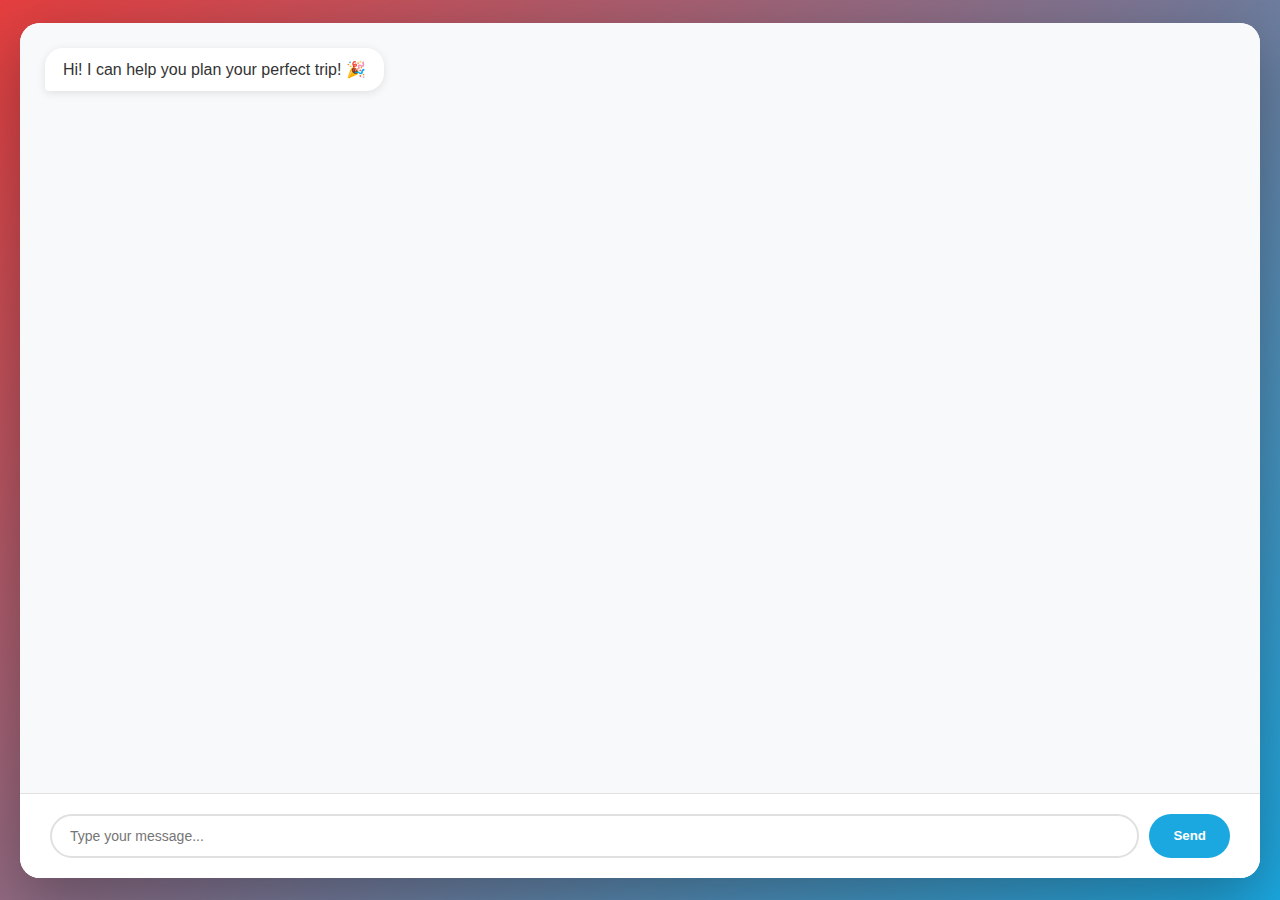
<file: demo/travel-booking.html>
<!DOCTYPE html>
<html lang="en">
<head>
    <meta charset="UTF-8">
    <meta name="viewport" content="width=device-width, initial-scale=1.0">
    <title>CreateMyTrip - Travel Booking Assistant</title>
    <style>
        * {
            margin: 0;
            padding: 0;
            box-sizing: border-box;
        }

        body {
            font-family: -apple-system, BlinkMacSystemFont, 'Segoe UI', Roboto, Oxygen, Ubuntu, Cantarell, sans-serif;
            background: linear-gradient(135deg, #E53E3E 0%, #1BA8E0 100%);
            min-height: 100vh;
            display: flex;
            justify-content: center;
            align-items: center;
            padding: 20px;
        }

        .container {
            width: 100%;
            max-width: 1600px;
            background: white;
            border-radius: 20px;
            box-shadow: 0 20px 60px rgba(0,0,0,0.3);
            overflow: hidden;
            display: flex;
            flex-direction: column;
            height: 95vh;
        }

        .header {
            background: #FFFFFF;
            color: #333;
            padding: 15px 30px;
            display: flex;
            align-items: center;
            gap: 20px;
            border-bottom: 1px solid #e0e0e0;
        }

        .logo {
            font-size: 24px;
            font-weight: 700;
            letter-spacing: -1px;
            color: #E53E3E;
        }

        .logo .blue {
            color: #1BA8E0;
        }

        .header h1 {
            font-size: 18px;
            font-weight: 500;
            flex: 1;
            color: #666;
        }

        .brand-badge {
            background: #1BA8E0;
            color: white;
            padding: 4px 12px;
            border-radius: 4px;
            font-size: 11px;
            font-weight: 600;
        }

        .chat-container {
            flex: 1;
            overflow-y: auto;
            padding: 25px;
            background: #f8f9fa;
        }

        .message {
            margin-bottom: 20px;
            display: flex;
            animation: fadeIn 0.3s ease-in;
        }

        @keyframes fadeIn {
            from { opacity: 0; transform: translateY(10px); }
            to { opacity: 1; transform: translateY(0); }
        }

        .message.user {
            justify-content: flex-end;
        }

        .message-content {
            max-width: 70%;
            padding: 12px 18px;
            border-radius: 18px;
            word-wrap: break-word;
        }

        .message.user .message-content {
            background: #1BA8E0;
            color: white;
            border-bottom-right-radius: 4px;
        }

        .message.bot .message-content {
            background: white;
            color: #333;
            border-bottom-left-radius: 4px;
            box-shadow: 0 2px 8px rgba(0,0,0,0.1);
        }

        .interactive-component {
            margin-top: 15px;
            background: white;
            border-radius: 12px;
            padding: 20px;
            box-shadow: 0 4px 12px rgba(0,0,0,0.1);
        }

        .calendar-heatmap {
            display: grid;
            grid-template-columns: repeat(7, 1fr);
            gap: 8px;
            margin-top: 15px;
        }

        .calendar-header {
            display: grid;
            grid-template-columns: repeat(7, 1fr);
            gap: 8px;
            margin-bottom: 10px;
            text-align: center;
            font-size: 12px;
            font-weight: 600;
            color: #666;
        }

        .month-header {
            grid-column: 1 / -1;
            text-align: center;
            font-size: 18px;
            font-weight: 600;
            margin-bottom: 15px;
            color: #333;
        }

        .day-cell {
            aspect-ratio: 1;
            border-radius: 8px;
            display: flex;
            flex-direction: column;
            align-items: center;
            justify-content: center;
            cursor: pointer;
            transition: all 0.2s;
            font-size: 12px;
            font-weight: 500;
            position: relative;
            padding: 4px;
        }

        .day-cell:hover {
            transform: scale(1.1);
            z-index: 10;
        }

        .day-cell.empty {
            background: #f0f0f0;
            cursor: default;
        }

        .day-cell.available {
            background: #e3f2fd;
            color: #1976d2;
        }

        .day-cell.cheap {
            background: #c8e6c9;
            color: #2e7d32;
        }

        .day-cell.expensive {
            background: #ffcdd2;
            color: #c62828;
        }

        .day-cell.selected {
            background: #1BA8E0;
            color: white;
            box-shadow: 0 0 0 3px rgba(27, 168, 224, 0.3);
        }

        .day-cell.range-start, .day-cell.range-end {
            background: #1BA8E0;
            color: white;
        }

        .day-cell.range-middle {
            background: rgba(27, 168, 224, 0.3);
            color: #1BA8E0;
        }

        .price-label {
            font-size: 9px;
            margin-top: 2px;
        }

        .itinerary-card {
            background: linear-gradient(135deg, #E53E3E 0%, #1BA8E0 100%);
            color: white;
            border-radius: 12px;
            padding: 18px;
            margin-top: 15px;
            animation: slideUp 0.4s ease-out;
            border: 2px solid #1BA8E0;
        }

        .alternatives-grid {
            display: grid;
            grid-template-columns: repeat(auto-fit, minmax(240px, 1fr));
            gap: 12px;
            margin-top: 12px;
        }

        .alternative-card {
            background: white;
            border: 2px solid #e0e0e0;
            border-radius: 10px;
            padding: 15px;
            cursor: pointer;
            transition: all 0.3s;
            position: relative;
        }

        .alternative-card:hover {
            border-color: #1BA8E0;
            transform: translateY(-5px);
            box-shadow: 0 8px 20px rgba(27, 168, 224, 0.2);
        }

        .alternative-card.best-value {
            border-color: #1BA8E0;
            background: #f0f8ff;
        }

        .alternative-card.best-value::before {
            content: "Best Value";
            position: absolute;
            top: -10px;
            right: 15px;
            background: #1BA8E0;
            color: white;
            padding: 4px 12px;
            border-radius: 12px;
            font-size: 11px;
            font-weight: 600;
        }

        .alternative-header {
            display: flex;
            justify-content: space-between;
            align-items: center;
            margin-bottom: 12px;
        }

        .alternative-dates {
            font-size: 14px;
            font-weight: 600;
            color: #333;
        }

        .alternative-price {
            font-size: 20px;
            font-weight: 700;
            color: #E53E3E;
        }

        .alternative-details {
            display: grid;
            grid-template-columns: 1fr 1fr;
            gap: 8px;
            margin-bottom: 12px;
            font-size: 12px;
            color: #666;
        }

        .alternative-detail-item {
            display: flex;
            align-items: center;
            gap: 6px;
        }

        .alternative-image {
            width: 100%;
            height: 100px;
            border-radius: 6px;
            overflow: hidden;
            margin-bottom: 12px;
            background: #f0f0f0;
        }

        .alternative-image img {
            width: 100%;
            height: 100%;
            object-fit: cover;
        }

        .alternative-badge {
            display: inline-block;
            background: #e8f5e9;
            color: #2e7d32;
            padding: 4px 10px;
            border-radius: 12px;
            font-size: 11px;
            font-weight: 600;
            margin-right: 8px;
        }

        @keyframes slideUp {
            from { opacity: 0; transform: translateY(20px); }
            to { opacity: 1; transform: translateY(0); }
        }

        .itinerary-header {
            display: flex;
            justify-content: space-between;
            align-items: center;
            margin-bottom: 15px;
        }

        .itinerary-title {
            font-size: 16px;
            font-weight: 600;
        }

        .itinerary-price {
            font-size: 22px;
            font-weight: 700;
        }

        .itinerary-details {
            display: grid;
            grid-template-columns: repeat(2, 1fr);
            gap: 10px;
            margin-bottom: 15px;
        }

        .detail-item {
            display: flex;
            align-items: center;
            gap: 10px;
        }

        .detail-icon {
            width: 32px;
            height: 32px;
            background: rgba(255,255,255,0.2);
            border-radius: 8px;
            display: flex;
            align-items: center;
            justify-content: center;
        }

        .detail-icon img {
            width: 18px;
            height: 18px;
            filter: brightness(0) invert(1);
        }

        .detail-text {
            flex: 1;
        }

        .detail-label {
            font-size: 11px;
            opacity: 0.9;
        }

        .detail-value {
            font-size: 13px;
            font-weight: 600;
        }

        .itinerary-highlights {
            margin-top: 15px;
            padding-top: 15px;
            border-top: 1px solid rgba(255,255,255,0.2);
        }

        .highlights-title {
            font-size: 12px;
            font-weight: 600;
            margin-bottom: 8px;
        }

        .highlights-list {
            display: flex;
            flex-wrap: wrap;
            gap: 8px;
        }

        .highlight-tag {
            background: rgba(255,255,255,0.2);
            padding: 4px 10px;
            border-radius: 16px;
            font-size: 11px;
        }

        .action-buttons {
            display: flex;
            gap: 10px;
            margin-top: 15px;
        }

        .btn {
            flex: 1;
            padding: 10px 18px;
            border: none;
            border-radius: 8px;
            font-size: 14px;
            font-weight: 600;
            cursor: pointer;
            transition: all 0.2s;
        }

        .btn-primary {
            background: white;
            color: #E53E3E;
        }

        .btn-primary:hover {
            transform: translateY(-2px);
            box-shadow: 0 4px 12px rgba(0,0,0,0.2);
        }

        .btn-secondary {
            background: rgba(255,255,255,0.2);
            color: white;
            border: 1px solid rgba(255,255,255,0.3);
        }

        .btn-secondary:hover {
            background: rgba(255,255,255,0.3);
        }

        .traveler-form {
            background: white;
            border-radius: 10px;
            padding: 18px;
            margin-top: 12px;
            box-shadow: 0 4px 12px rgba(0,0,0,0.1);
        }

        .form-title {
            font-size: 16px;
            font-weight: 600;
            color: #333;
            margin-bottom: 15px;
        }

        .form-group {
            margin-bottom: 15px;
        }

        .form-label {
            display: block;
            font-size: 13px;
            font-weight: 600;
            color: #666;
            margin-bottom: 8px;
        }

        .form-input {
            width: 100%;
            padding: 12px;
            border: 2px solid #e0e0e0;
            border-radius: 8px;
            font-size: 14px;
            outline: none;
            transition: border-color 0.2s;
        }

        .form-input:focus {
            border-color: #1BA8E0;
        }

        .form-row {
            display: grid;
            grid-template-columns: 1fr 1fr;
            gap: 15px;
        }

        .payment-form {
            background: white;
            border-radius: 10px;
            padding: 18px;
            margin-top: 12px;
            box-shadow: 0 4px 12px rgba(0,0,0,0.1);
        }

        .payment-methods {
            display: grid;
            grid-template-columns: repeat(3, 1fr);
            gap: 10px;
            margin-top: 15px;
        }

        .payment-method {
            padding: 15px;
            border: 2px solid #e0e0e0;
            border-radius: 8px;
            text-align: center;
            cursor: pointer;
            transition: all 0.2s;
        }

        .payment-method:hover {
            border-color: #1BA8E0;
        }

        .payment-method.selected {
            border-color: #1BA8E0;
            background: #f0f8ff;
        }

        .payment-method img {
            width: 50px;
            height: 50px;
            margin-bottom: 8px;
            object-fit: contain;
        }

        .confirmation-card {
            background: linear-gradient(135deg, #4caf50 0%, #8bc34a 100%);
            color: white;
            border-radius: 16px;
            padding: 30px;
            margin-top: 15px;
            text-align: center;
        }

        .confirmation-icon {
            font-size: 64px;
            margin-bottom: 15px;
        }

        .confirmation-title {
            font-size: 24px;
            font-weight: 700;
            margin-bottom: 10px;
        }

        .confirmation-details {
            background: rgba(255,255,255,0.2);
            border-radius: 12px;
            padding: 20px;
            margin-top: 20px;
            text-align: left;
        }

        .confirmation-row {
            display: flex;
            justify-content: space-between;
            padding: 10px 0;
            border-bottom: 1px solid rgba(255,255,255,0.2);
        }

        .confirmation-row:last-child {
            border-bottom: none;
        }

        .input-container {
            padding: 20px 30px;
            background: white;
            border-top: 1px solid #e0e0e0;
            display: flex;
            gap: 10px;
        }

        .input-field {
            flex: 1;
            padding: 12px 18px;
            border: 2px solid #e0e0e0;
            border-radius: 24px;
            font-size: 14px;
            outline: none;
            transition: border-color 0.2s;
        }

        .input-field:focus {
            border-color: #1BA8E0;
        }

        .send-btn {
            padding: 12px 24px;
            background: #1BA8E0;
            color: white;
            border: none;
            border-radius: 24px;
            font-weight: 600;
            cursor: pointer;
            transition: all 0.2s;
        }

        .send-btn:hover {
            background: #1590c4;
            transform: translateY(-1px);
        }

        .typing-indicator {
            display: flex;
            gap: 4px;
            padding: 12px 18px;
        }

        .typing-dot {
            width: 8px;
            height: 8px;
            background: #999;
            border-radius: 50%;
            animation: typing 1.4s infinite;
        }

        .typing-dot:nth-child(2) {
            animation-delay: 0.2s;
        }

        .typing-dot:nth-child(3) {
            animation-delay: 0.4s;
        }

        @keyframes typing {
            0%, 60%, 100% { transform: translateY(0); }
            30% { transform: translateY(-10px); }
        }

        .image-container {
            width: 100%;
            border-radius: 8px;
            overflow: hidden;
            margin: 12px 0;
            max-height: 180px;
        }

        .image-container img {
            width: 100%;
            height: auto;
            display: block;
            object-fit: cover;
        }
    </style>
</head>
<body>
    <div class="container">
        <div class="chat-container" id="chatContainer">
            <div class="message bot">
                <div class="message-content">
                    <p>Hi! I can help you plan your perfect trip! 🎉</p>
                </div>
            </div>
        </div>
        <div class="input-container">
            <input type="text" class="input-field" id="userInput" placeholder="Type your message..." onkeypress="handleKeyPress(event)">
            <button class="send-btn" onclick="sendMessage()">Send</button>
        </div>
    </div>

    <script>
        let selectedStartDate = null;
        let selectedEndDate = null;
        let bookingStep = 0; // 0: calendar, 1: itinerary, 2: traveler details, 3: payment, 4: confirmation
        let currentTotalPrice = 0; // Store the calculated total price

        function handleKeyPress(event) {
            if (event.key === 'Enter') {
                sendMessage();
            }
        }

        function sendMessage() {
            const input = document.getElementById('userInput');
            const message = input.value.trim();
            if (!message) return;

            addUserMessage(message);
            input.value = '';

            setTimeout(() => {
                processUserMessage(message);
            }, 500);
        }

        function typeAndSendMessage(msg, typingSpeed = 35) {
            const input = document.getElementById('userInput');
            const sendBtn = document.querySelector('.send-btn');
            input.value = '';
            let i = 0;
            const interval = setInterval(() => {
                input.value = msg.slice(0, i + 1);
                i++;
                if (i >= msg.length) {
                    clearInterval(interval);
                    setTimeout(() => {
                        if (sendBtn) sendBtn.click(); else sendMessage();
                    }, 200);
                }
            }, typingSpeed);
        }

        function addUserMessage(text) {
            const container = document.getElementById('chatContainer');
            const messageDiv = document.createElement('div');
            messageDiv.className = 'message user';
            messageDiv.innerHTML = `<div class="message-content">${text}</div>`;
            container.appendChild(messageDiv);
            container.scrollTop = container.scrollHeight;
        }

        function showBotMessage(text) {
            const container = document.getElementById('chatContainer');
            const messageDiv = document.createElement('div');
            messageDiv.className = 'message bot';
            messageDiv.innerHTML = `<div class="message-content">${text}</div>`;
            container.appendChild(messageDiv);
            container.scrollTop = container.scrollHeight;
        }

        function showTypingIndicator() {
            const container = document.getElementById('chatContainer');
            const messageDiv = document.createElement('div');
            messageDiv.className = 'message bot';
            messageDiv.id = 'typingIndicator';
            messageDiv.innerHTML = `
                <div class="message-content">
                    <div class="typing-indicator">
                        <div class="typing-dot"></div>
                        <div class="typing-dot"></div>
                        <div class="typing-dot"></div>
                    </div>
                </div>
            `;
            container.appendChild(messageDiv);
            container.scrollTop = container.scrollHeight;
        }

        function removeTypingIndicator() {
            const indicator = document.getElementById('typingIndicator');
            if (indicator) indicator.remove();
        }

        function getMonthName(day) {
            return 'Nov';
        }

        function showCalendarHeatmap() {
            const container = document.getElementById('chatContainer');
            const messageDiv = document.createElement('div');
            messageDiv.className = 'message bot';
            
            const days = ['Sun', 'Mon', 'Tue', 'Wed', 'Thu', 'Fri', 'Sat'];
            const allDays = [];
            
            // November 2025 starts on Saturday (day 6)
            const novFirstDay = 6;
            const novDays = 30;
            
            // Store prices globally for calculation
            window.dayPrices = {};
            
            // Add empty cells for November
            for (let i = 0; i < novFirstDay; i++) {
                allDays.push({ day: '', empty: true, month: 'nov' });
            }
            
            const prices = {
                1: 35000, 2: 32000, 3: 28000, 4: 26000, 5: 24000,
                6: 22000, 7: 20000, 8: 19000, 9: 18500, 10: 18000,
                11: 17500, 12: 17000, 13: 16800, 14: 16500, 15: 16200,
                16: 16000, 17: 15800, 18: 16000, 19: 16500, 20: 17000,
                21: 18000, 22: 19000, 23: 20000, 24: 21000, 25: 22000,
                26: 23000, 27: 24000, 28: 25000, 29: 26000, 30: 27000
            };
            
            // November days
            for (let day = 1; day <= novDays; day++) {
                const price = prices[day] || 30000;
                window.dayPrices[day] = price; // Store price for this day
                let category = 'available';
                if (price < 18000) category = 'cheap';
                else if (price > 25000) category = 'expensive';
                
                allDays.push({ day, price, category, month: 'nov' });
            }
            
            let calendarHTML = `
                <div class="message-content">
                    <p><strong>📅 November 2025 - Price Calendar</strong></p>
                    <div class="interactive-component">
                        <div class="month-header">November 2025</div>
                        <div class="calendar-header">
                            ${days.map(d => `<div>${d}</div>`).join('')}
                        </div>
                        <div class="calendar-heatmap" id="calendarHeatmap">
            `;
            
            allDays.forEach((item) => {
                if (item.empty) {
                    calendarHTML += `<div class="day-cell empty"></div>`;
                } else {
                    const priceText = item.price < 1000 ? `₹${item.price/1000}k` : `₹${item.price}`;
                    calendarHTML += `
                        <div class="day-cell ${item.category}" 
                             data-day="${item.day}" 
                             data-month="${item.month}"
                             data-price="${item.price}"
                             onclick="selectDate(${item.day}, '${item.month}')">
                            <div>${item.day}</div>
                            <div class="price-label">${priceText}</div>
                        </div>
                    `;
                }
            });
            
            calendarHTML += `
                        </div>
                        <div style="margin-top: 15px; font-size: 12px; color: #666;">
                            <div style="display: flex; gap: 15px; justify-content: center;">
                                <div><span style="display: inline-block; width: 12px; height: 12px; background: #c8e6c9; border-radius: 3px; margin-right: 5px;"></span>Cheap</div>
                                <div><span style="display: inline-block; width: 12px; height: 12px; background: #e3f2fd; border-radius: 3px; margin-right: 5px;"></span>Moderate</div>
                                <div><span style="display: inline-block; width: 12px; height: 12px; background: #ffcdd2; border-radius: 3px; margin-right: 5px;"></span>Expensive</div>
                            </div>
                        </div>
                    </div>
                </div>
            `;
            
            messageDiv.innerHTML = calendarHTML;
            container.appendChild(messageDiv);
            container.scrollTop = container.scrollHeight;
            
            enableDragSelection();
        }

        function enableDragSelection() {
            let isDragging = false;
            const cells = document.querySelectorAll('.day-cell:not(.empty)');
            
            cells.forEach(cell => {
                cell.addEventListener('mousedown', (e) => {
                    e.preventDefault();
                    isDragging = true;
                    const day = parseInt(cell.dataset.day);
                    selectedStartDate = day;
                    selectedEndDate = day;
                    updateSelection();
                });
                
                cell.addEventListener('mouseenter', () => {
                    if (isDragging && selectedStartDate) {
                        const day = parseInt(cell.dataset.day);
                        selectedEndDate = day;
                        updateSelection();
                    }
                });
            });
            
            document.addEventListener('mouseup', () => {
                if (isDragging && selectedStartDate && selectedEndDate) {
                    isDragging = false;
                    const start = Math.min(selectedStartDate, selectedEndDate);
                    const end = Math.max(selectedStartDate, selectedEndDate);
                    const days = end - start + 1;
                    
                    if (days >= 5 && days <= 7) {
                        setTimeout(() => showItineraryCard(start, end), 500);
                    } else {
                        showBotMessage(`Please select 5-7 days for your trip. You selected ${days} days.`);
                    }
                }
            });
        }

        function selectDate(day, month = 'nov') {
            selectedStartDate = day;
            selectedEndDate = day;
            updateSelection();
            
            if (day >= 12 && day <= 18) {
                selectedStartDate = 12;
                selectedEndDate = 18;
                updateSelection();
                setTimeout(() => showItineraryCard(12, 18), 500);
            }
        }

        function updateSelection() {
            const cells = document.querySelectorAll('.day-cell:not(.empty)');
            cells.forEach(cell => {
                cell.classList.remove('selected', 'range-start', 'range-end', 'range-middle');
                const day = parseInt(cell.dataset.day);
                
                if (selectedStartDate && selectedEndDate) {
                    const start = Math.min(selectedStartDate, selectedEndDate);
                    const end = Math.max(selectedStartDate, selectedEndDate);
                    
                    if (day === start) {
                        cell.classList.add('selected', 'range-start');
                    } else if (day === end) {
                        cell.classList.add('selected', 'range-end');
                    } else if (day > start && day < end) {
                        cell.classList.add('range-middle');
                    }
                }
            });
        }

        function showItineraryCard(startDay, endDay, customPrice = null) {
            bookingStep = 1;
            const days = endDay - startDay + 1;
            
            // Calculate total price as sum of prices for selected days
            let totalPrice = 0;
            if (customPrice) {
                totalPrice = customPrice;
            } else {
                for (let day = startDay; day <= endDay; day++) {
                    totalPrice += (window.dayPrices && window.dayPrices[day]) || 17000;
                }
            }
            
            currentTotalPrice = totalPrice; // Store for payment form
            const month = 'Nov';
            
            showTypingIndicator();
            setTimeout(() => {
                removeTypingIndicator();
                const container = document.getElementById('chatContainer');
                const messageDiv = document.createElement('div');
                messageDiv.className = 'message bot';
            
            messageDiv.innerHTML = `
                <div class="message-content">
                    <p>Perfect! Here's your <strong>CreateMyTrip</strong> itinerary for ${month} ${startDay}-${endDay}:</p>
                    <div class="itinerary-card">
                        <div class="itinerary-header">
                            <div class="itinerary-title">Goa Trip Package</div>
                            <div class="itinerary-price">₹${totalPrice.toLocaleString()}</div>
                        </div>
                        <div class="itinerary-details">
                            <div class="detail-item">
                                <div class="detail-icon">
                                    <img src="https://cdn-icons-png.flaticon.com/512/1829/1829234.png" alt="Flight">
                                </div>
                                <div class="detail-text">
                                    <div class="detail-label">Flight</div>
                                    <div class="detail-value">BLR → GOI (Round Trip)</div>
                                </div>
                            </div>
                            <div class="detail-item">
                                <div class="detail-icon">
                                    <img src="https://cdn-icons-png.flaticon.com/512/1829/1829234.png" alt="Hotel">
                                </div>
                                <div class="detail-text">
                                    <div class="detail-label">Hotel</div>
                                    <div class="detail-value">4★ Beach Resort (${days} nights)</div>
                                </div>
                            </div>
                            <div class="detail-item">
                                <div class="detail-icon">
                                    <img src="https://cdn-icons-png.flaticon.com/512/1829/1829234.png" alt="Duration">
                                </div>
                                <div class="detail-text">
                                    <div class="detail-label">Duration</div>
                                    <div class="detail-value">${days} days, ${days-1} nights</div>
                                </div>
                            </div>
                            <div class="detail-item">
                                <div class="detail-icon">
                                    <img src="https://cdn-icons-png.flaticon.com/512/1829/1829234.png" alt="Price">
                                </div>
                                <div class="detail-text">
                                    <div class="detail-label">Price for couple</div>
                                    <div class="detail-value">₹${totalPrice.toLocaleString()}</div>
                                </div>
                            </div>
                        </div>
                        <div class="image-container">
                            <img src="https://images.unsplash.com/photo-1507525428034-b723cf961d3e?w=800&h=300&fit=crop" alt="Goa Beach">
                        </div>
                        <div class="itinerary-highlights">
                            <div class="highlights-title">✨ What's Included:</div>
                            <div class="highlights-list">
                                <span class="highlight-tag">Breakfast Included</span>
                                <span class="highlight-tag">Airport Transfer</span>
                                <span class="highlight-tag">Beach Access</span>
                                <span class="highlight-tag">Free WiFi</span>
                                <span class="highlight-tag">Pool Access</span>
                            </div>
                        </div>
                        <div class="action-buttons">
                            <button class="btn btn-primary" onclick="showTravelerForm()">Continue to Booking</button>
                            <button class="btn btn-secondary" onclick="showAlternatives()">See Alternatives</button>
                        </div>
                    </div>
                </div>
            `;
            
                container.appendChild(messageDiv);
                container.scrollTop = container.scrollHeight;
            }, 1000);
        }

        function showTravelerForm() {
            bookingStep = 2;
            showTypingIndicator();
            setTimeout(() => {
                removeTypingIndicator();
                const container = document.getElementById('chatContainer');
                const messageDiv = document.createElement('div');
                messageDiv.className = 'message bot';
            
            messageDiv.innerHTML = `
                <div class="message-content">
                    <p>Great! Let's get your traveler details to complete the booking:</p>
                    <div class="traveler-form">
                        <div class="form-title">Traveler Information</div>
                        <form id="travelerForm" onsubmit="handleTravelerSubmit(event)">
                            <div class="form-row">
                                <div class="form-group">
                                    <label class="form-label">First Name *</label>
                                    <input type="text" class="form-input" name="firstName" id="firstName" required placeholder="Enter first name">
                                </div>
                                <div class="form-group">
                                    <label class="form-label">Last Name *</label>
                                    <input type="text" class="form-input" name="lastName" id="lastName" required placeholder="Enter last name">
                                </div>
                            </div>
                            <div class="form-row">
                                <div class="form-group">
                                    <label class="form-label">Email *</label>
                                    <input type="email" class="form-input" name="email" id="email" required placeholder="Enter email address">
                                </div>
                                <div class="form-group">
                                    <label class="form-label">Phone *</label>
                                    <input type="tel" class="form-input" name="phone" id="phone" required placeholder="Enter phone number">
                                </div>
                            </div>
                            <div class="form-group">
                                <label class="form-label">Date of Birth *</label>
                                <input type="date" class="form-input" name="dob" id="dob" required>
                            </div>
                            <div class="form-group">
                                <label class="form-label">Passport Number (Optional)</label>
                                <input type="text" class="form-input" name="passport" id="passport" placeholder="Enter passport number">
                            </div>
                            <div class="action-buttons" style="margin-top: 20px;">
                                <button type="submit" class="btn btn-primary" id="submitBtn" style="flex: 1;" disabled>Continue to Payment</button>
                            </div>
                        </form>
                    </div>
                </div>
            `;
            
                container.appendChild(messageDiv);
                container.scrollTop = container.scrollHeight;
                
                // Auto-fill form with typing simulation
                setTimeout(() => {
                    autoFillTravelerForm();
                }, 500);
            }, 1000);
        }

        function typeText(input, text, callback) {
            let index = 0;
            const interval = setInterval(() => {
                if (index < text.length) {
                    input.value = text.substring(0, index + 1);
                    input.dispatchEvent(new Event('input', { bubbles: true }));
                    index++;
                } else {
                    clearInterval(interval);
                    if (callback) callback();
                }
            }, 50); // Typing speed: 50ms per character
        }

        function autoFillTravelerForm() {
            const firstName = document.getElementById('firstName');
            const lastName = document.getElementById('lastName');
            const email = document.getElementById('email');
            const phone = document.getElementById('phone');
            const dob = document.getElementById('dob');
            const passport = document.getElementById('passport');
            const submitBtn = document.getElementById('submitBtn');

            if (!firstName) return;

            // Simulate typing in sequence
            typeText(firstName, 'Gaurav', () => {
                setTimeout(() => {
                    typeText(lastName, 'Jain', () => {
                        setTimeout(() => {
                            typeText(email, 'gaurav.jain@example.com', () => {
                                setTimeout(() => {
                                    typeText(phone, '+91 98765 43210', () => {
                                        setTimeout(() => {
                                            // Set date directly (no typing simulation for date picker)
                                            if (dob) {
                                                dob.value = '1990-05-15';
                                                dob.dispatchEvent(new Event('change', { bubbles: true }));
                                            }
                                            setTimeout(() => {
                                                typeText(passport, 'A12345678', () => {
                                                    setTimeout(() => {
                                                        if (submitBtn) {
                                                            submitBtn.disabled = false;
                                                            submitBtn.style.opacity = '1';
                                                        }
                                                    }, 300);
                                                });
                                            }, 200);
                                        }, 200);
                                    });
                                }, 200);
                            });
                        }, 200);
                    });
                }, 200);
            });
        }

        function handleTravelerSubmit(event) {
            event.preventDefault();
            const formData = new FormData(event.target);
            const travelerData = Object.fromEntries(formData);
            
            showTypingIndicator();
            setTimeout(() => {
                removeTypingIndicator();
                showPaymentForm(travelerData);
            }, 1000);
        }

        function showPaymentForm(travelerData) {
            bookingStep = 3;
            showTypingIndicator();
            setTimeout(() => {
                removeTypingIndicator();
                const container = document.getElementById('chatContainer');
                const messageDiv = document.createElement('div');
                messageDiv.className = 'message bot';
            
            messageDiv.innerHTML = `
                <div class="message-content">
                    <p>Perfect! Now let's complete the payment:</p>
                    <div class="payment-form">
                        <div class="form-title">Payment Details</div>
                        <div class="payment-methods" id="paymentMethods">
                            <div class="payment-method" onclick="selectPaymentMethod('card', this)">
                                <img src="https://cdn-icons-png.flaticon.com/512/349/349221.png" alt="Card">
                                <div style="font-size: 12px; margin-top: 5px; font-weight: 600;">Card</div>
                            </div>
                            <div class="payment-method" onclick="selectPaymentMethod('upi', this)">
                                <img src="https://cdn-icons-png.flaticon.com/512/888/888857.png" alt="UPI">
                                <div style="font-size: 12px; margin-top: 5px; font-weight: 600;">UPI</div>
                            </div>
                            <div class="payment-method" onclick="selectPaymentMethod('wallet', this)">
                                <img src="https://cdn-icons-png.flaticon.com/512/888/888871.png" alt="Wallet">
                                <div style="font-size: 12px; margin-top: 5px; font-weight: 600;">Wallet</div>
                            </div>
                        </div>
                        <div id="paymentDetails" style="margin-top: 20px; display: none;">
                            <div class="form-group">
                                <label class="form-label">Card Number</label>
                                <input type="text" class="form-input" id="cardNumber" placeholder="1234 5678 9012 3456" maxlength="19">
                            </div>
                            <div class="form-row">
                                <div class="form-group">
                                    <label class="form-label">Expiry Date</label>
                                    <input type="text" class="form-input" id="expiry" placeholder="MM/YY" maxlength="5">
                                </div>
                                <div class="form-group">
                                    <label class="form-label">CVV</label>
                                    <input type="text" class="form-input" id="cvv" placeholder="123" maxlength="3">
                                </div>
                            </div>
                            <div class="form-group">
                                <label class="form-label">Cardholder Name</label>
                                <input type="text" class="form-input" id="cardName" placeholder="${travelerData.firstName} ${travelerData.lastName}">
                            </div>
                        </div>
                        <div style="background: #f8f9fa; padding: 15px; border-radius: 8px; margin-top: 20px;">
                            <div style="display: flex; justify-content: space-between; margin-bottom: 10px;">
                                <span>Package Price (for couple)</span>
                                <span>₹${currentTotalPrice.toLocaleString()}</span>
                            </div>
                            <div style="display: flex; justify-content: space-between; margin-bottom: 10px;">
                                <span>Taxes & Fees</span>
                                <span>₹${Math.round(currentTotalPrice * 0.1).toLocaleString()}</span>
                            </div>
                            <div style="display: flex; justify-content: space-between; font-weight: 700; font-size: 18px; padding-top: 10px; border-top: 2px solid #e0e0e0;">
                                <span>Total</span>
                                <span>₹${(currentTotalPrice + Math.round(currentTotalPrice * 0.1)).toLocaleString()}</span>
                            </div>
                        </div>
                        <div class="action-buttons" style="margin-top: 20px;">
                            <button class="btn btn-primary" onclick="processPayment()" id="payBtn" disabled>Pay ₹${(currentTotalPrice + Math.round(currentTotalPrice * 0.1)).toLocaleString()}</button>
                        </div>
                    </div>
                </div>
            `;
            
                container.appendChild(messageDiv);
                container.scrollTop = container.scrollHeight;
            }, 1000);
        }

        function selectPaymentMethod(method, element) {
            document.querySelectorAll('.payment-method').forEach(el => el.classList.remove('selected'));
            element.classList.add('selected');
            
            const detailsDiv = document.getElementById('paymentDetails');
            const payBtn = document.getElementById('payBtn');
            
            if (method === 'card') {
                detailsDiv.style.display = 'block';
                payBtn.disabled = false;
            } else {
                detailsDiv.style.display = 'none';
                payBtn.disabled = false;
            }
        }

        function processPayment() {
            bookingStep = 4;
            showTypingIndicator();
            setTimeout(() => {
                removeTypingIndicator();
                showConfirmation();
            }, 2000);
        }

        function showConfirmation() {
            const container = document.getElementById('chatContainer');
            const messageDiv = document.createElement('div');
            messageDiv.className = 'message bot';
            
            messageDiv.innerHTML = `
                <div class="message-content">
                    <div class="confirmation-card">
                        <div class="confirmation-icon">✅</div>
                        <div class="confirmation-title">Booking Confirmed!</div>
                        <p style="opacity: 0.9; margin-bottom: 20px;">Your <strong>CreateMyTrip</strong> booking is confirmed! Your trip to Goa is all set. Booking details have been sent to your email.</p>
                        <div class="confirmation-details">
                            <div class="confirmation-row">
                                <span>Booking ID</span>
                                <span style="font-weight: 600;">CMT-2025-001234</span>
                            </div>
                            <div class="confirmation-row">
                                <span>Trip Dates</span>
                                <span style="font-weight: 600;">Nov 12-18, 2025</span>
                            </div>
                            <div class="confirmation-row">
                                <span>Travelers</span>
                                <span style="font-weight: 600;">2 Adults</span>
                            </div>
                            <div class="confirmation-row">
                                <span>Total Amount</span>
                                <span style="font-weight: 600;">₹${(currentTotalPrice + Math.round(currentTotalPrice * 0.1)).toLocaleString()}</span>
                            </div>
                            <div class="confirmation-row">
                                <span>Payment Status</span>
                                <span style="font-weight: 600; color: #4caf50;">Paid</span>
                            </div>
                        </div>
                        <div style="margin-top: 20px; padding-top: 20px; border-top: 1px solid rgba(255,255,255,0.2);">
                            <p style="font-size: 14px; opacity: 0.9;">You'll receive flight and hotel vouchers via email within 24 hours. Thank you for choosing <strong>CreateMyTrip</strong>! Have a great trip! 🎉</p>
                        </div>
                    </div>
                </div>
            `;
            
            container.appendChild(messageDiv);
            container.scrollTop = container.scrollHeight;
        }

        function showAlternatives() {
            showTypingIndicator();
            setTimeout(() => {
                removeTypingIndicator();
                const container = document.getElementById('chatContainer');
                const messageDiv = document.createElement('div');
                messageDiv.className = 'message bot';
            
            // Calculate prices for alternatives based on day prices
            const calculatePrice = (startDay, endDay) => {
                let total = 0;
                for (let day = startDay; day <= endDay; day++) {
                    total += (window.dayPrices && window.dayPrices[day]) || 17000;
                }
                return total;
            };
            
            const alternatives = [
                { dates: 'Nov 10-16', startDay: 10, endDay: 16, days: 6, image: 'https://images.unsplash.com/photo-1507525428034-b723cf961d3e?w=400&h=200&fit=crop', hotel: '4★ Resort', flight: 'Direct' },
                { dates: 'Nov 12-18', startDay: 12, endDay: 18, days: 6, image: 'https://images.unsplash.com/photo-1507525428034-b723cf961d3e?w=400&h=200&fit=crop', hotel: '4★ Beach Resort', flight: 'Direct', bestValue: true },
                { dates: 'Nov 15-21', startDay: 15, endDay: 21, days: 6, image: 'https://images.unsplash.com/photo-1507525428034-b723cf961d3e?w=400&h=200&fit=crop', hotel: '4★ Resort', flight: 'Direct' },
                { dates: 'Nov 8-14', startDay: 8, endDay: 14, days: 6, image: 'https://images.unsplash.com/photo-1507525428034-b723cf961d3e?w=400&h=200&fit=crop', hotel: '5★ Luxury', flight: 'Direct' }
            ];
            
            // Calculate prices for each alternative
            alternatives.forEach(alt => {
                alt.price = calculatePrice(alt.startDay, alt.endDay);
                const basePrice = calculatePrice(12, 18); // Best value price
                alt.savings = `₹${(basePrice - alt.price).toLocaleString()}`;
            });
            
            let alternativesHTML = `
                <div class="message-content">
                    <p><strong>CreateMyTrip</strong> has found these great alternatives for your Goa trip:</p>
                    <div class="alternatives-grid">
            `;
            
            alternatives.forEach((alt, index) => {
                alternativesHTML += `
                    <div class="alternative-card ${alt.bestValue ? 'best-value' : ''}" onclick="selectAlternative(${index}, '${alt.dates}', ${alt.price})">
                        <div class="alternative-image">
                            <img src="${alt.image}" alt="Goa Package">
                        </div>
                        <div class="alternative-header">
                            <div class="alternative-dates">${alt.dates}</div>
                            <div class="alternative-price">₹${alt.price.toLocaleString()}</div>
                        </div>
                        <div class="alternative-details">
                            <div class="alternative-detail-item">
                                <span>📅</span>
                                <span>${alt.days} days</span>
                            </div>
                            <div class="alternative-detail-item">
                                <span>🏨</span>
                                <span>${alt.hotel}</span>
                            </div>
                            <div class="alternative-detail-item">
                                <span>✈️</span>
                                <span>${alt.flight}</span>
                            </div>
                            <div class="alternative-detail-item">
                                <span>💰</span>
                                <span>Save ${alt.savings}</span>
                            </div>
                        </div>
                        <div style="margin-top: 10px;">
                            <span class="alternative-badge">${alt.bestValue ? 'Best Value' : 'Great Deal'}</span>
                            ${alt.bestValue ? '<span class="alternative-badge" style="background: #fff3cd; color: #856404;">Most Popular</span>' : ''}
                        </div>
                    </div>
                `;
            });
            
            alternativesHTML += `
                    </div>
                    <p style="margin-top: 15px; font-size: 13px; color: #666;">Click on any option to view full details and book. All packages include flights and hotel.</p>
                </div>
            `;
            
                messageDiv.innerHTML = alternativesHTML;
                container.appendChild(messageDiv);
                container.scrollTop = container.scrollHeight;
            }, 1000);
        }

        function selectAlternative(index, dates, price) {
            showTypingIndicator();
            setTimeout(() => {
                removeTypingIndicator();
                setTimeout(() => {
                    const dateParts = dates.split('-');
                    const monthDay = dateParts[0].split(' ');
                    const startDay = parseInt(monthDay[1]);
                    const endDay = parseInt(dateParts[1]);
                    showItineraryCard(startDay, endDay, price);
                }, 1000);
            }, 1000);
        }

        function processUserMessage(message) {
            const lowerMessage = message.toLowerCase();
            
            setTimeout(() => {
                // If user is asking for trip details, show the calendar first
                if (lowerMessage.includes('trip') || lowerMessage.includes('goa') || lowerMessage.includes('date') || lowerMessage.includes('november')) {
                    showTypingIndicator();
                    setTimeout(() => {
                        removeTypingIndicator();
                        showCalendarHeatmap();
                        setTimeout(() => {
                            showBotMessage("I found some great options! The calendar shows prices by day. Drag to select your preferred dates (Nov 12-18 looks great!).");
                        }, 800);
                    }, 800);
                    return;
                }
                if (lowerMessage.includes('book') || lowerMessage.includes('confirm')) {
                    if (bookingStep === 0) {
                        showBotMessage("Please select your travel dates from the calendar first!");
                    } else if (bookingStep === 1) {
                        showTravelerForm();
                    }
                } else if (lowerMessage.includes('cheap') || lowerMessage.includes('price')) {
                    showBotMessage("The cheapest dates in November are Nov 12-18. The total price for 6 days for a couple is calculated based on daily rates. This includes flights and a 4-star hotel. Would you like to book this?");
                } else {
                    showBotMessage("I can help you find the best travel dates! Try selecting dates from the calendar above, or ask me about prices, alternatives, or booking options.");
                }
            }, 1000);
        }

        // Initialize - Simulate user message
        setTimeout(() => {
            const initial = "I need the cheapest 5-7 day Goa trip in November under ₹30k from Bangalore for a couple";
            typeAndSendMessage(initial);
        }, 1200);
    </script>
</body>
</html>
</file>
<file: assets/index-CH42Ac46.css>
*,:before,:after{--tw-border-spacing-x: 0;--tw-border-spacing-y: 0;--tw-translate-x: 0;--tw-translate-y: 0;--tw-rotate: 0;--tw-skew-x: 0;--tw-skew-y: 0;--tw-scale-x: 1;--tw-scale-y: 1;--tw-pan-x: ;--tw-pan-y: ;--tw-pinch-zoom: ;--tw-scroll-snap-strictness: proximity;--tw-gradient-from-position: ;--tw-gradient-via-position: ;--tw-gradient-to-position: ;--tw-ordinal: ;--tw-slashed-zero: ;--tw-numeric-figure: ;--tw-numeric-spacing: ;--tw-numeric-fraction: ;--tw-ring-inset: ;--tw-ring-offset-width: 0px;--tw-ring-offset-color: #fff;--tw-ring-color: rgb(59 130 246 / .5);--tw-ring-offset-shadow: 0 0 #0000;--tw-ring-shadow: 0 0 #0000;--tw-shadow: 0 0 #0000;--tw-shadow-colored: 0 0 #0000;--tw-blur: ;--tw-brightness: ;--tw-contrast: ;--tw-grayscale: ;--tw-hue-rotate: ;--tw-invert: ;--tw-saturate: ;--tw-sepia: ;--tw-drop-shadow: ;--tw-backdrop-blur: ;--tw-backdrop-brightness: ;--tw-backdrop-contrast: ;--tw-backdrop-grayscale: ;--tw-backdrop-hue-rotate: ;--tw-backdrop-invert: ;--tw-backdrop-opacity: ;--tw-backdrop-saturate: ;--tw-backdrop-sepia: ;--tw-contain-size: ;--tw-contain-layout: ;--tw-contain-paint: ;--tw-contain-style: }::backdrop{--tw-border-spacing-x: 0;--tw-border-spacing-y: 0;--tw-translate-x: 0;--tw-translate-y: 0;--tw-rotate: 0;--tw-skew-x: 0;--tw-skew-y: 0;--tw-scale-x: 1;--tw-scale-y: 1;--tw-pan-x: ;--tw-pan-y: ;--tw-pinch-zoom: ;--tw-scroll-snap-strictness: proximity;--tw-gradient-from-position: ;--tw-gradient-via-position: ;--tw-gradient-to-position: ;--tw-ordinal: ;--tw-slashed-zero: ;--tw-numeric-figure: ;--tw-numeric-spacing: ;--tw-numeric-fraction: ;--tw-ring-inset: ;--tw-ring-offset-width: 0px;--tw-ring-offset-color: #fff;--tw-ring-color: rgb(59 130 246 / .5);--tw-ring-offset-shadow: 0 0 #0000;--tw-ring-shadow: 0 0 #0000;--tw-shadow: 0 0 #0000;--tw-shadow-colored: 0 0 #0000;--tw-blur: ;--tw-brightness: ;--tw-contrast: ;--tw-grayscale: ;--tw-hue-rotate: ;--tw-invert: ;--tw-saturate: ;--tw-sepia: ;--tw-drop-shadow: ;--tw-backdrop-blur: ;--tw-backdrop-brightness: ;--tw-backdrop-contrast: ;--tw-backdrop-grayscale: ;--tw-backdrop-hue-rotate: ;--tw-backdrop-invert: ;--tw-backdrop-opacity: ;--tw-backdrop-saturate: ;--tw-backdrop-sepia: ;--tw-contain-size: ;--tw-contain-layout: ;--tw-contain-paint: ;--tw-contain-style: }*,:before,:after{box-sizing:border-box;border-width:0;border-style:solid;border-color:#e5e7eb}:before,:after{--tw-content: ""}html,:host{line-height:1.5;-webkit-text-size-adjust:100%;-moz-tab-size:4;-o-tab-size:4;tab-size:4;font-family:ui-sans-serif,system-ui,sans-serif,"Apple Color Emoji","Segoe UI Emoji",Segoe UI Symbol,"Noto Color Emoji";font-feature-settings:normal;font-variation-settings:normal;-webkit-tap-highlight-color:transparent}body{margin:0;line-height:inherit}hr{height:0;color:inherit;border-top-width:1px}abbr:where([title]){-webkit-text-decoration:underline dotted;text-decoration:underline dotted}h1,h2,h3,h4,h5,h6{font-size:inherit;font-weight:inherit}a{color:inherit;text-decoration:inherit}b,strong{font-weight:bolder}code,kbd,samp,pre{font-family:ui-monospace,SFMono-Regular,Menlo,Monaco,Consolas,Liberation Mono,Courier New,monospace;font-feature-settings:normal;font-variation-settings:normal;font-size:1em}small{font-size:80%}sub,sup{font-size:75%;line-height:0;position:relative;vertical-align:baseline}sub{bottom:-.25em}sup{top:-.5em}table{text-indent:0;border-color:inherit;border-collapse:collapse}button,input,optgroup,select,textarea{font-family:inherit;font-feature-settings:inherit;font-variation-settings:inherit;font-size:100%;font-weight:inherit;line-height:inherit;letter-spacing:inherit;color:inherit;margin:0;padding:0}button,select{text-transform:none}button,input:where([type=button]),input:where([type=reset]),input:where([type=submit]){-webkit-appearance:button;background-color:transparent;background-image:none}:-moz-focusring{outline:auto}:-moz-ui-invalid{box-shadow:none}progress{vertical-align:baseline}::-webkit-inner-spin-button,::-webkit-outer-spin-button{height:auto}[type=search]{-webkit-appearance:textfield;outline-offset:-2px}::-webkit-search-decoration{-webkit-appearance:none}::-webkit-file-upload-button{-webkit-appearance:button;font:inherit}summary{display:list-item}blockquote,dl,dd,h1,h2,h3,h4,h5,h6,hr,figure,p,pre{margin:0}fieldset{margin:0;padding:0}legend{padding:0}ol,ul,menu{list-style:none;margin:0;padding:0}dialog{padding:0}textarea{resize:vertical}input::-moz-placeholder,textarea::-moz-placeholder{opacity:1;color:#9ca3af}input::placeholder,textarea::placeholder{opacity:1;color:#9ca3af}button,[role=button]{cursor:pointer}:disabled{cursor:default}img,svg,video,canvas,audio,iframe,embed,object{display:block;vertical-align:middle}img,video{max-width:100%;height:auto}[hidden]:where(:not([hidden=until-found])){display:none}:root{--background: 270 20% 98%;--foreground: 270 15% 15%;--card: 0 0% 100%;--card-foreground: 270 15% 15%;--popover: 0 0% 100%;--popover-foreground: 270 15% 15%;--primary: 270 60% 58%;--primary-foreground: 0 0% 100%;--secondary: 210 50% 60%;--secondary-foreground: 0 0% 100%;--muted: 270 25% 95%;--muted-foreground: 270 10% 50%;--accent: 172 60% 48%;--accent-foreground: 0 0% 100%;--destructive: 0 84.2% 60.2%;--destructive-foreground: 0 0% 100%;--border: 270 20% 88%;--input: 270 20% 88%;--ring: 270 60% 58%;--radius: .75rem;--sidebar-background: 270 30% 97%;--sidebar-foreground: 270 15% 25%;--sidebar-primary: 270 60% 58%;--sidebar-primary-foreground: 0 0% 100%;--sidebar-accent: 270 50% 80%;--sidebar-accent-foreground: 270 15% 25%;--sidebar-border: 270 20% 85%;--sidebar-ring: 270 60% 58%;--transition-smooth: all .3s cubic-bezier(.4, 0, .2, 1);--shadow-elegant: 0 4px 20px -2px hsl(270 60% 58% / .15);--success: 172 60% 48%;--success-foreground: 0 0% 100%;--emerald: 172 60% 48%}.dark{--background: 240 15% 9%;--foreground: 0 0% 98%;--card: 240 12% 13%;--card-foreground: 0 0% 98%;--popover: 240 12% 13%;--popover-foreground: 0 0% 98%;--primary: 270 60% 55%;--primary-foreground: 0 0% 100%;--secondary: 210 45% 50%;--secondary-foreground: 0 0% 100%;--muted: 240 10% 18%;--muted-foreground: 0 0% 70%;--accent: 172 60% 48%;--accent-foreground: 0 0% 100%;--destructive: 0 72% 51%;--destructive-foreground: 0 0% 100%;--border: 240 10% 20%;--input: 240 10% 20%;--ring: 270 60% 55%;--sidebar-background: 240 15% 7%;--sidebar-foreground: 0 0% 95%;--sidebar-primary: 270 60% 55%;--sidebar-primary-foreground: 0 0% 100%;--sidebar-accent: 270 55% 50%;--sidebar-accent-foreground: 0 0% 100%;--sidebar-border: 240 10% 15%;--sidebar-ring: 270 60% 55%;--shadow-elegant: 0 8px 32px -4px hsl(270 60% 55% / .25);--success: 172 60% 48%;--success-foreground: 0 0% 100%;--emerald: 172 60% 48%}*{border-color:hsl(var(--border))}body{background-color:hsl(var(--background));color:hsl(var(--foreground))}.dark body{background:hsl(var(--background))}.container{width:100%}@media (min-width: 640px){.container{max-width:640px}}@media (min-width: 768px){.container{max-width:768px}}@media (min-width: 1024px){.container{max-width:1024px}}@media (min-width: 1280px){.container{max-width:1280px}}@media (min-width: 1536px){.container{max-width:1536px}}.sr-only{position:absolute;width:1px;height:1px;padding:0;margin:-1px;overflow:hidden;clip:rect(0,0,0,0);white-space:nowrap;border-width:0}.pointer-events-none{pointer-events:none}.pointer-events-auto{pointer-events:auto}.visible{visibility:visible}.invisible{visibility:hidden}.fixed{position:fixed}.absolute{position:absolute}.relative{position:relative}.sticky{position:sticky}.inset-0{top:0;right:0;bottom:0;left:0}.inset-x-0{left:0;right:0}.inset-y-0{top:0;bottom:0}.-bottom-12{bottom:-3rem}.-left-12{left:-3rem}.-left-40{left:-10rem}.-right-12{right:-3rem}.-right-40{right:-10rem}.-top-12{top:-3rem}.bottom-0{bottom:0}.bottom-20{bottom:5rem}.left-0{left:0}.left-1{left:.25rem}.left-1\/2{left:50%}.left-2{left:.5rem}.left-\[50\%\]{left:50%}.right-0{right:0}.right-1{right:.25rem}.right-2{right:.5rem}.right-4{right:1rem}.top-0{top:0}.top-1\/2{top:50%}.top-2{top:.5rem}.top-20{top:5rem}.top-4{top:1rem}.top-\[1px\]{top:1px}.top-\[50\%\]{top:50%}.top-\[60\%\]{top:60%}.top-full{top:100%}.z-10{z-index:10}.z-50{z-index:50}.z-\[100\]{z-index:100}.z-\[1\]{z-index:1}.-mx-1{margin-left:-.25rem;margin-right:-.25rem}.mx-auto{margin-left:auto;margin-right:auto}.my-0\.5{margin-top:.125rem;margin-bottom:.125rem}.my-1{margin-top:.25rem;margin-bottom:.25rem}.-ml-2{margin-left:-.5rem}.-ml-4{margin-left:-1rem}.-mt-4{margin-top:-1rem}.mb-1{margin-bottom:.25rem}.mb-12{margin-bottom:3rem}.mb-2{margin-bottom:.5rem}.mb-4{margin-bottom:1rem}.mb-6{margin-bottom:1.5rem}.mb-8{margin-bottom:2rem}.ml-1{margin-left:.25rem}.ml-auto{margin-left:auto}.mr-2{margin-right:.5rem}.mt-1\.5{margin-top:.375rem}.mt-12{margin-top:3rem}.mt-2{margin-top:.5rem}.mt-24{margin-top:6rem}.mt-4{margin-top:1rem}.mt-auto{margin-top:auto}.block{display:block}.flex{display:flex}.inline-flex{display:inline-flex}.table{display:table}.grid{display:grid}.hidden{display:none}.aspect-square{aspect-ratio:1 / 1}.aspect-video{aspect-ratio:16 / 9}.h-1\.5{height:.375rem}.h-10{height:2.5rem}.h-11{height:2.75rem}.h-12{height:3rem}.h-2{height:.5rem}.h-2\.5{height:.625rem}.h-20{height:5rem}.h-3{height:.75rem}.h-3\.5{height:.875rem}.h-4{height:1rem}.h-5{height:1.25rem}.h-6{height:1.5rem}.h-7{height:1.75rem}.h-8{height:2rem}.h-9{height:2.25rem}.h-\[1px\]{height:1px}.h-\[600px\]{height:600px}.h-\[var\(--radix-navigation-menu-viewport-height\)\]{height:var(--radix-navigation-menu-viewport-height)}.h-\[var\(--radix-select-trigger-height\)\]{height:var(--radix-select-trigger-height)}.h-auto{height:auto}.h-full{height:100%}.h-px{height:1px}.max-h-96{max-height:24rem}.max-h-\[300px\]{max-height:300px}.max-h-\[600px\]{max-height:600px}.max-h-screen{max-height:100vh}.min-h-\[80px\]{min-height:80px}.min-h-\[80vh\]{min-height:80vh}.min-h-screen{min-height:100vh}.w-0{width:0px}.w-1{width:.25rem}.w-10{width:2.5rem}.w-11{width:2.75rem}.w-12{width:3rem}.w-2{width:.5rem}.w-2\.5{width:.625rem}.w-20{width:5rem}.w-3{width:.75rem}.w-3\.5{width:.875rem}.w-3\/4{width:75%}.w-4{width:1rem}.w-5{width:1.25rem}.w-6{width:1.5rem}.w-64{width:16rem}.w-7{width:1.75rem}.w-72{width:18rem}.w-8{width:2rem}.w-9{width:2.25rem}.w-\[100px\]{width:100px}.w-\[1px\]{width:1px}.w-\[600px\]{width:600px}.w-full{width:100%}.w-max{width:-moz-max-content;width:max-content}.w-px{width:1px}.min-w-0{min-width:0px}.min-w-\[12rem\]{min-width:12rem}.min-w-\[220px\]{min-width:220px}.min-w-\[8rem\]{min-width:8rem}.min-w-\[var\(--radix-select-trigger-width\)\]{min-width:var(--radix-select-trigger-width)}.max-w-3xl{max-width:48rem}.max-w-4xl{max-width:56rem}.max-w-6xl{max-width:72rem}.max-w-7xl{max-width:80rem}.max-w-lg{max-width:32rem}.max-w-max{max-width:-moz-max-content;max-width:max-content}.flex-1{flex:1 1 0%}.shrink-0{flex-shrink:0}.grow{flex-grow:1}.grow-0{flex-grow:0}.basis-full{flex-basis:100%}.caption-bottom{caption-side:bottom}.border-collapse{border-collapse:collapse}.-translate-x-1\/2{--tw-translate-x: -50%;transform:translate(var(--tw-translate-x),var(--tw-translate-y)) rotate(var(--tw-rotate)) skew(var(--tw-skew-x)) skewY(var(--tw-skew-y)) scaleX(var(--tw-scale-x)) scaleY(var(--tw-scale-y))}.-translate-y-1\/2{--tw-translate-y: -50%;transform:translate(var(--tw-translate-x),var(--tw-translate-y)) rotate(var(--tw-rotate)) skew(var(--tw-skew-x)) skewY(var(--tw-skew-y)) scaleX(var(--tw-scale-x)) scaleY(var(--tw-scale-y))}.translate-x-\[-50\%\]{--tw-translate-x: -50%;transform:translate(var(--tw-translate-x),var(--tw-translate-y)) rotate(var(--tw-rotate)) skew(var(--tw-skew-x)) skewY(var(--tw-skew-y)) scaleX(var(--tw-scale-x)) scaleY(var(--tw-scale-y))}.translate-y-\[-50\%\]{--tw-translate-y: -50%;transform:translate(var(--tw-translate-x),var(--tw-translate-y)) rotate(var(--tw-rotate)) skew(var(--tw-skew-x)) skewY(var(--tw-skew-y)) scaleX(var(--tw-scale-x)) scaleY(var(--tw-scale-y))}.rotate-0{--tw-rotate: 0deg;transform:translate(var(--tw-translate-x),var(--tw-translate-y)) rotate(var(--tw-rotate)) skew(var(--tw-skew-x)) skewY(var(--tw-skew-y)) scaleX(var(--tw-scale-x)) scaleY(var(--tw-scale-y))}.rotate-45{--tw-rotate: 45deg;transform:translate(var(--tw-translate-x),var(--tw-translate-y)) rotate(var(--tw-rotate)) skew(var(--tw-skew-x)) skewY(var(--tw-skew-y)) scaleX(var(--tw-scale-x)) scaleY(var(--tw-scale-y))}.rotate-90{--tw-rotate: 90deg;transform:translate(var(--tw-translate-x),var(--tw-translate-y)) rotate(var(--tw-rotate)) skew(var(--tw-skew-x)) skewY(var(--tw-skew-y)) scaleX(var(--tw-scale-x)) scaleY(var(--tw-scale-y))}.scale-0{--tw-scale-x: 0;--tw-scale-y: 0;transform:translate(var(--tw-translate-x),var(--tw-translate-y)) rotate(var(--tw-rotate)) skew(var(--tw-skew-x)) skewY(var(--tw-skew-y)) scaleX(var(--tw-scale-x)) scaleY(var(--tw-scale-y))}.scale-100{--tw-scale-x: 1;--tw-scale-y: 1;transform:translate(var(--tw-translate-x),var(--tw-translate-y)) rotate(var(--tw-rotate)) skew(var(--tw-skew-x)) skewY(var(--tw-skew-y)) scaleX(var(--tw-scale-x)) scaleY(var(--tw-scale-y))}.transform{transform:translate(var(--tw-translate-x),var(--tw-translate-y)) rotate(var(--tw-rotate)) skew(var(--tw-skew-x)) skewY(var(--tw-skew-y)) scaleX(var(--tw-scale-x)) scaleY(var(--tw-scale-y))}@keyframes pulse{50%{opacity:.5}}.animate-pulse{animation:pulse 2s cubic-bezier(.4,0,.6,1) infinite}.cursor-default{cursor:default}.cursor-pointer{cursor:pointer}.touch-none{touch-action:none}.select-none{-webkit-user-select:none;-moz-user-select:none;user-select:none}.resize-none{resize:none}.list-none{list-style-type:none}.grid-cols-1{grid-template-columns:repeat(1,minmax(0,1fr))}.flex-row{flex-direction:row}.flex-col{flex-direction:column}.flex-col-reverse{flex-direction:column-reverse}.flex-wrap{flex-wrap:wrap}.items-start{align-items:flex-start}.items-end{align-items:flex-end}.items-center{align-items:center}.items-stretch{align-items:stretch}.justify-center{justify-content:center}.justify-between{justify-content:space-between}.gap-1{gap:.25rem}.gap-1\.5{gap:.375rem}.gap-2{gap:.5rem}.gap-3{gap:.75rem}.gap-4{gap:1rem}.gap-6{gap:1.5rem}.space-x-1>:not([hidden])~:not([hidden]){--tw-space-x-reverse: 0;margin-right:calc(.25rem * var(--tw-space-x-reverse));margin-left:calc(.25rem * calc(1 - var(--tw-space-x-reverse)))}.space-x-4>:not([hidden])~:not([hidden]){--tw-space-x-reverse: 0;margin-right:calc(1rem * var(--tw-space-x-reverse));margin-left:calc(1rem * calc(1 - var(--tw-space-x-reverse)))}.space-y-1>:not([hidden])~:not([hidden]){--tw-space-y-reverse: 0;margin-top:calc(.25rem * calc(1 - var(--tw-space-y-reverse)));margin-bottom:calc(.25rem * var(--tw-space-y-reverse))}.space-y-1\.5>:not([hidden])~:not([hidden]){--tw-space-y-reverse: 0;margin-top:calc(.375rem * calc(1 - var(--tw-space-y-reverse)));margin-bottom:calc(.375rem * var(--tw-space-y-reverse))}.space-y-2>:not([hidden])~:not([hidden]){--tw-space-y-reverse: 0;margin-top:calc(.5rem * calc(1 - var(--tw-space-y-reverse)));margin-bottom:calc(.5rem * var(--tw-space-y-reverse))}.space-y-3>:not([hidden])~:not([hidden]){--tw-space-y-reverse: 0;margin-top:calc(.75rem * calc(1 - var(--tw-space-y-reverse)));margin-bottom:calc(.75rem * var(--tw-space-y-reverse))}.space-y-4>:not([hidden])~:not([hidden]){--tw-space-y-reverse: 0;margin-top:calc(1rem * calc(1 - var(--tw-space-y-reverse)));margin-bottom:calc(1rem * var(--tw-space-y-reverse))}.overflow-auto{overflow:auto}.overflow-hidden{overflow:hidden}.overflow-y-auto{overflow-y:auto}.overflow-x-hidden{overflow-x:hidden}.whitespace-nowrap{white-space:nowrap}.break-words{overflow-wrap:break-word}.rounded-2xl{border-radius:1rem}.rounded-3xl{border-radius:1.5rem}.rounded-\[2px\]{border-radius:2px}.rounded-\[inherit\]{border-radius:inherit}.rounded-full{border-radius:9999px}.rounded-lg{border-radius:var(--radius)}.rounded-md{border-radius:calc(var(--radius) - 2px)}.rounded-sm{border-radius:calc(var(--radius) - 4px)}.rounded-xl{border-radius:.75rem}.rounded-t-\[10px\]{border-top-left-radius:10px;border-top-right-radius:10px}.rounded-tl-sm{border-top-left-radius:calc(var(--radius) - 4px)}.border{border-width:1px}.border-2{border-width:2px}.border-\[1\.5px\]{border-width:1.5px}.border-y{border-top-width:1px;border-bottom-width:1px}.border-b{border-bottom-width:1px}.border-l{border-left-width:1px}.border-r{border-right-width:1px}.border-t{border-top-width:1px}.border-dashed{border-style:dashed}.border-\[--color-border\]{border-color:var(--color-border)}.border-border{border-color:hsl(var(--border))}.border-border\/50{border-color:hsl(var(--border) / .5)}.border-destructive{border-color:hsl(var(--destructive))}.border-destructive\/50{border-color:hsl(var(--destructive) / .5)}.border-gray-200{--tw-border-opacity: 1;border-color:rgb(229 231 235 / var(--tw-border-opacity, 1))}.border-input{border-color:hsl(var(--input))}.border-primary{border-color:hsl(var(--primary))}.border-purple-200{--tw-border-opacity: 1;border-color:rgb(233 213 255 / var(--tw-border-opacity, 1))}.border-transparent{border-color:transparent}.border-l-transparent{border-left-color:transparent}.border-t-transparent{border-top-color:transparent}.bg-\[--color-bg\]{background-color:var(--color-bg)}.bg-accent{background-color:hsl(var(--accent))}.bg-accent\/70{background-color:hsl(var(--accent) / .7)}.bg-background{background-color:hsl(var(--background))}.bg-background\/50{background-color:hsl(var(--background) / .5)}.bg-black\/20{background-color:#0003}.bg-black\/80{background-color:#000c}.bg-border{background-color:hsl(var(--border))}.bg-card{background-color:hsl(var(--card))}.bg-cyan-500\/20{background-color:#06b6d433}.bg-destructive{background-color:hsl(var(--destructive))}.bg-emerald{background-color:hsl(var(--emerald))}.bg-foreground{background-color:hsl(var(--foreground))}.bg-gray-100{--tw-bg-opacity: 1;background-color:rgb(243 244 246 / var(--tw-bg-opacity, 1))}.bg-gray-100\/80{background-color:#f3f4f6cc}.bg-gray-200{--tw-bg-opacity: 1;background-color:rgb(229 231 235 / var(--tw-bg-opacity, 1))}.bg-gray-50{--tw-bg-opacity: 1;background-color:rgb(249 250 251 / var(--tw-bg-opacity, 1))}.bg-green-50{--tw-bg-opacity: 1;background-color:rgb(240 253 244 / var(--tw-bg-opacity, 1))}.bg-muted{background-color:hsl(var(--muted))}.bg-muted\/50{background-color:hsl(var(--muted) / .5)}.bg-orange-500\/20{background-color:#f9731633}.bg-pink-500\/20{background-color:#ec489933}.bg-popover{background-color:hsl(var(--popover))}.bg-popover\/95{background-color:hsl(var(--popover) / .95)}.bg-primary{background-color:hsl(var(--primary))}.bg-primary\/20{background-color:hsl(var(--primary) / .2)}.bg-purple-400{--tw-bg-opacity: 1;background-color:rgb(192 132 252 / var(--tw-bg-opacity, 1))}.bg-purple-500\/20{background-color:#a855f733}.bg-red-50{--tw-bg-opacity: 1;background-color:rgb(254 242 242 / var(--tw-bg-opacity, 1))}.bg-secondary{background-color:hsl(var(--secondary))}.bg-teal-400{--tw-bg-opacity: 1;background-color:rgb(45 212 191 / var(--tw-bg-opacity, 1))}.bg-teal-500\/20{background-color:#14b8a633}.bg-transparent{background-color:transparent}.bg-white{--tw-bg-opacity: 1;background-color:rgb(255 255 255 / var(--tw-bg-opacity, 1))}.bg-white\/90{background-color:#ffffffe6}.bg-gradient-to-r{background-image:linear-gradient(to right,var(--tw-gradient-stops))}.from-purple-100{--tw-gradient-from: #f3e8ff var(--tw-gradient-from-position);--tw-gradient-to: rgb(243 232 255 / 0) var(--tw-gradient-to-position);--tw-gradient-stops: var(--tw-gradient-from), var(--tw-gradient-to)}.to-teal-100{--tw-gradient-to: #ccfbf1 var(--tw-gradient-to-position)}.fill-current{fill:currentColor}.fill-yellow-500{fill:#eab308}.object-contain{-o-object-fit:contain;object-fit:contain}.object-cover{-o-object-fit:cover;object-fit:cover}.p-0{padding:0}.p-1{padding:.25rem}.p-12{padding:3rem}.p-2{padding:.5rem}.p-3{padding:.75rem}.p-4{padding:1rem}.p-6{padding:1.5rem}.p-8{padding:2rem}.p-\[1px\]{padding:1px}.px-10{padding-left:2.5rem;padding-right:2.5rem}.px-2{padding-left:.5rem;padding-right:.5rem}.px-2\.5{padding-left:.625rem;padding-right:.625rem}.px-3{padding-left:.75rem;padding-right:.75rem}.px-4{padding-left:1rem;padding-right:1rem}.px-5{padding-left:1.25rem;padding-right:1.25rem}.px-6{padding-left:1.5rem;padding-right:1.5rem}.px-8{padding-left:2rem;padding-right:2rem}.py-0\.5{padding-top:.125rem;padding-bottom:.125rem}.py-1{padding-top:.25rem;padding-bottom:.25rem}.py-1\.5{padding-top:.375rem;padding-bottom:.375rem}.py-2{padding-top:.5rem;padding-bottom:.5rem}.py-2\.5{padding-top:.625rem;padding-bottom:.625rem}.py-20{padding-top:5rem;padding-bottom:5rem}.py-3{padding-top:.75rem;padding-bottom:.75rem}.py-4{padding-top:1rem;padding-bottom:1rem}.py-5{padding-top:1.25rem;padding-bottom:1.25rem}.py-6{padding-top:1.5rem;padding-bottom:1.5rem}.pb-2{padding-bottom:.5rem}.pb-20{padding-bottom:5rem}.pb-3{padding-bottom:.75rem}.pb-4{padding-bottom:1rem}.pl-2{padding-left:.5rem}.pl-2\.5{padding-left:.625rem}.pl-4{padding-left:1rem}.pl-8{padding-left:2rem}.pr-2{padding-right:.5rem}.pr-2\.5{padding-right:.625rem}.pr-8{padding-right:2rem}.pt-0{padding-top:0}.pt-1{padding-top:.25rem}.pt-3{padding-top:.75rem}.pt-4{padding-top:1rem}.text-left{text-align:left}.text-center{text-align:center}.align-middle{vertical-align:middle}.font-mono{font-family:ui-monospace,SFMono-Regular,Menlo,Monaco,Consolas,Liberation Mono,Courier New,monospace}.text-2xl{font-size:1.5rem;line-height:2rem}.text-4xl{font-size:2.25rem;line-height:2.5rem}.text-5xl{font-size:3rem;line-height:1}.text-\[0\.8rem\]{font-size:.8rem}.text-base{font-size:1rem;line-height:1.5rem}.text-lg{font-size:1.125rem;line-height:1.75rem}.text-sm{font-size:.875rem;line-height:1.25rem}.text-xl{font-size:1.25rem;line-height:1.75rem}.text-xs{font-size:.75rem;line-height:1rem}.font-bold{font-weight:700}.font-medium{font-weight:500}.font-normal{font-weight:400}.font-semibold{font-weight:600}.tabular-nums{--tw-numeric-spacing: tabular-nums;font-variant-numeric:var(--tw-ordinal) var(--tw-slashed-zero) var(--tw-numeric-figure) var(--tw-numeric-spacing) var(--tw-numeric-fraction)}.leading-none{line-height:1}.leading-relaxed{line-height:1.625}.leading-tight{line-height:1.25}.tracking-tight{letter-spacing:-.025em}.tracking-widest{letter-spacing:.1em}.text-accent-foreground{color:hsl(var(--accent-foreground))}.text-card-foreground{color:hsl(var(--card-foreground))}.text-current{color:currentColor}.text-destructive{color:hsl(var(--destructive))}.text-destructive-foreground{color:hsl(var(--destructive-foreground))}.text-foreground{color:hsl(var(--foreground))}.text-foreground\/50{color:hsl(var(--foreground) / .5)}.text-gray-600{--tw-text-opacity: 1;color:rgb(75 85 99 / var(--tw-text-opacity, 1))}.text-gray-700{--tw-text-opacity: 1;color:rgb(55 65 81 / var(--tw-text-opacity, 1))}.text-gray-800{--tw-text-opacity: 1;color:rgb(31 41 55 / var(--tw-text-opacity, 1))}.text-gray-900{--tw-text-opacity: 1;color:rgb(17 24 39 / var(--tw-text-opacity, 1))}.text-green-600{--tw-text-opacity: 1;color:rgb(22 163 74 / var(--tw-text-opacity, 1))}.text-muted-foreground{color:hsl(var(--muted-foreground))}.text-orange-600{--tw-text-opacity: 1;color:rgb(234 88 12 / var(--tw-text-opacity, 1))}.text-pink-600{--tw-text-opacity: 1;color:rgb(219 39 119 / var(--tw-text-opacity, 1))}.text-popover-foreground{color:hsl(var(--popover-foreground))}.text-primary{color:hsl(var(--primary))}.text-primary-foreground{color:hsl(var(--primary-foreground))}.text-purple-600{--tw-text-opacity: 1;color:rgb(147 51 234 / var(--tw-text-opacity, 1))}.text-red-600{--tw-text-opacity: 1;color:rgb(220 38 38 / var(--tw-text-opacity, 1))}.text-secondary-foreground{color:hsl(var(--secondary-foreground))}.text-teal-600{--tw-text-opacity: 1;color:rgb(13 148 136 / var(--tw-text-opacity, 1))}.text-white{--tw-text-opacity: 1;color:rgb(255 255 255 / var(--tw-text-opacity, 1))}.text-yellow-500{--tw-text-opacity: 1;color:rgb(234 179 8 / var(--tw-text-opacity, 1))}.underline-offset-4{text-underline-offset:4px}.accent-foreground{accent-color:hsl(var(--foreground))}.opacity-0{opacity:0}.opacity-100{opacity:1}.opacity-30{opacity:.3}.opacity-50{opacity:.5}.opacity-60{opacity:.6}.opacity-70{opacity:.7}.opacity-90{opacity:.9}.mix-blend-multiply{mix-blend-mode:multiply}.shadow{--tw-shadow: 0 1px 3px 0 rgb(0 0 0 / .1), 0 1px 2px -1px rgb(0 0 0 / .1);--tw-shadow-colored: 0 1px 3px 0 var(--tw-shadow-color), 0 1px 2px -1px var(--tw-shadow-color);box-shadow:var(--tw-ring-offset-shadow, 0 0 #0000),var(--tw-ring-shadow, 0 0 #0000),var(--tw-shadow)}.shadow-lg{--tw-shadow: 0 10px 15px -3px rgb(0 0 0 / .1), 0 4px 6px -4px rgb(0 0 0 / .1);--tw-shadow-colored: 0 10px 15px -3px var(--tw-shadow-color), 0 4px 6px -4px var(--tw-shadow-color);box-shadow:var(--tw-ring-offset-shadow, 0 0 #0000),var(--tw-ring-shadow, 0 0 #0000),var(--tw-shadow)}.shadow-md{--tw-shadow: 0 4px 6px -1px rgb(0 0 0 / .1), 0 2px 4px -2px rgb(0 0 0 / .1);--tw-shadow-colored: 0 4px 6px -1px var(--tw-shadow-color), 0 2px 4px -2px var(--tw-shadow-color);box-shadow:var(--tw-ring-offset-shadow, 0 0 #0000),var(--tw-ring-shadow, 0 0 #0000),var(--tw-shadow)}.shadow-sm{--tw-shadow: 0 1px 2px 0 rgb(0 0 0 / .05);--tw-shadow-colored: 0 1px 2px 0 var(--tw-shadow-color);box-shadow:var(--tw-ring-offset-shadow, 0 0 #0000),var(--tw-ring-shadow, 0 0 #0000),var(--tw-shadow)}.shadow-xl{--tw-shadow: 0 20px 25px -5px rgb(0 0 0 / .1), 0 8px 10px -6px rgb(0 0 0 / .1);--tw-shadow-colored: 0 20px 25px -5px var(--tw-shadow-color), 0 8px 10px -6px var(--tw-shadow-color);box-shadow:var(--tw-ring-offset-shadow, 0 0 #0000),var(--tw-ring-shadow, 0 0 #0000),var(--tw-shadow)}.shadow-emerald\/20{--tw-shadow-color: hsl(var(--emerald) / .2);--tw-shadow: var(--tw-shadow-colored)}.outline-none{outline:2px solid transparent;outline-offset:2px}.outline{outline-style:solid}.ring{--tw-ring-offset-shadow: var(--tw-ring-inset) 0 0 0 var(--tw-ring-offset-width) var(--tw-ring-offset-color);--tw-ring-shadow: var(--tw-ring-inset) 0 0 0 calc(3px + var(--tw-ring-offset-width)) var(--tw-ring-color);box-shadow:var(--tw-ring-offset-shadow),var(--tw-ring-shadow),var(--tw-shadow, 0 0 #0000)}.ring-0{--tw-ring-offset-shadow: var(--tw-ring-inset) 0 0 0 var(--tw-ring-offset-width) var(--tw-ring-offset-color);--tw-ring-shadow: var(--tw-ring-inset) 0 0 0 calc(0px + var(--tw-ring-offset-width)) var(--tw-ring-color);box-shadow:var(--tw-ring-offset-shadow),var(--tw-ring-shadow),var(--tw-shadow, 0 0 #0000)}.ring-2{--tw-ring-offset-shadow: var(--tw-ring-inset) 0 0 0 var(--tw-ring-offset-width) var(--tw-ring-offset-color);--tw-ring-shadow: var(--tw-ring-inset) 0 0 0 calc(2px + var(--tw-ring-offset-width)) var(--tw-ring-color);box-shadow:var(--tw-ring-offset-shadow),var(--tw-ring-shadow),var(--tw-shadow, 0 0 #0000)}.ring-ring{--tw-ring-color: hsl(var(--ring))}.ring-offset-background{--tw-ring-offset-color: hsl(var(--background))}.blur-3xl{--tw-blur: blur(64px);filter:var(--tw-blur) var(--tw-brightness) var(--tw-contrast) var(--tw-grayscale) var(--tw-hue-rotate) var(--tw-invert) var(--tw-saturate) var(--tw-sepia) var(--tw-drop-shadow)}.filter{filter:var(--tw-blur) var(--tw-brightness) var(--tw-contrast) var(--tw-grayscale) var(--tw-hue-rotate) var(--tw-invert) var(--tw-saturate) var(--tw-sepia) var(--tw-drop-shadow)}.backdrop-blur-lg{--tw-backdrop-blur: blur(16px);-webkit-backdrop-filter:var(--tw-backdrop-blur) var(--tw-backdrop-brightness) var(--tw-backdrop-contrast) var(--tw-backdrop-grayscale) var(--tw-backdrop-hue-rotate) var(--tw-backdrop-invert) var(--tw-backdrop-opacity) var(--tw-backdrop-saturate) var(--tw-backdrop-sepia);backdrop-filter:var(--tw-backdrop-blur) var(--tw-backdrop-brightness) var(--tw-backdrop-contrast) var(--tw-backdrop-grayscale) var(--tw-backdrop-hue-rotate) var(--tw-backdrop-invert) var(--tw-backdrop-opacity) var(--tw-backdrop-saturate) var(--tw-backdrop-sepia)}.backdrop-blur-md{--tw-backdrop-blur: blur(12px);-webkit-backdrop-filter:var(--tw-backdrop-blur) var(--tw-backdrop-brightness) var(--tw-backdrop-contrast) var(--tw-backdrop-grayscale) var(--tw-backdrop-hue-rotate) var(--tw-backdrop-invert) var(--tw-backdrop-opacity) var(--tw-backdrop-saturate) var(--tw-backdrop-sepia);backdrop-filter:var(--tw-backdrop-blur) var(--tw-backdrop-brightness) var(--tw-backdrop-contrast) var(--tw-backdrop-grayscale) var(--tw-backdrop-hue-rotate) var(--tw-backdrop-invert) var(--tw-backdrop-opacity) var(--tw-backdrop-saturate) var(--tw-backdrop-sepia)}.backdrop-blur-sm{--tw-backdrop-blur: blur(4px);-webkit-backdrop-filter:var(--tw-backdrop-blur) var(--tw-backdrop-brightness) var(--tw-backdrop-contrast) var(--tw-backdrop-grayscale) var(--tw-backdrop-hue-rotate) var(--tw-backdrop-invert) var(--tw-backdrop-opacity) var(--tw-backdrop-saturate) var(--tw-backdrop-sepia);backdrop-filter:var(--tw-backdrop-blur) var(--tw-backdrop-brightness) var(--tw-backdrop-contrast) var(--tw-backdrop-grayscale) var(--tw-backdrop-hue-rotate) var(--tw-backdrop-invert) var(--tw-backdrop-opacity) var(--tw-backdrop-saturate) var(--tw-backdrop-sepia)}.transition{transition-property:color,background-color,border-color,text-decoration-color,fill,stroke,opacity,box-shadow,transform,filter,backdrop-filter;transition-timing-function:cubic-bezier(.4,0,.2,1);transition-duration:.15s}.transition-all{transition-property:all;transition-timing-function:cubic-bezier(.4,0,.2,1);transition-duration:.15s}.transition-colors{transition-property:color,background-color,border-color,text-decoration-color,fill,stroke;transition-timing-function:cubic-bezier(.4,0,.2,1);transition-duration:.15s}.transition-opacity{transition-property:opacity;transition-timing-function:cubic-bezier(.4,0,.2,1);transition-duration:.15s}.transition-transform{transition-property:transform;transition-timing-function:cubic-bezier(.4,0,.2,1);transition-duration:.15s}.duration-1000{transition-duration:1s}.duration-200{transition-duration:.2s}.ease-in-out{transition-timing-function:cubic-bezier(.4,0,.2,1)}.ease-out{transition-timing-function:cubic-bezier(0,0,.2,1)}.glass{background:hsl(var(--card));border:1px solid hsl(var(--border));box-shadow:0 1px 3px #0000001a,0 1px 2px -1px #0000001a;transition:all .2s cubic-bezier(.4,0,.2,1)}.glass:hover{border-color:hsl(var(--border) / .8);box-shadow:0 4px 12px -2px #0003,0 2px 4px -2px #0000001a}.image-shadow{box-shadow:0 8px 24px hsl(var(--primary) / .2),0 4px 12px hsl(var(--foreground) / .1),0 0 0 1px hsl(var(--border) / .2);transition:all .3s cubic-bezier(.4,0,.2,1)}.image-shadow:hover{box-shadow:0 12px 32px hsl(var(--primary) / .25),0 6px 16px hsl(var(--foreground) / .15),0 0 0 1px hsl(var(--border) / .3);transform:translateY(-2px)}.dark .glass{background:hsl(var(--card));border:1px solid hsl(var(--border));box-shadow:0 1px 3px #0000004d,0 1px 2px -1px #0003}.dark .glass:hover{border-color:hsl(var(--border) / .9);box-shadow:0 4px 12px -2px #0006,0 2px 4px -2px #0000004d}.dark .glass-strong{background:hsl(var(--card));border:1px solid hsl(var(--border));box-shadow:0 4px 12px -2px #00000059,0 2px 4px -2px #00000040}.dark .glass-subtle{background:hsl(var(--card) / .9);border:1px solid hsl(var(--border) / .6);box-shadow:0 1px 2px #0003}.file\:border-0::file-selector-button{border-width:0px}.file\:bg-transparent::file-selector-button{background-color:transparent}.file\:text-sm::file-selector-button{font-size:.875rem;line-height:1.25rem}.file\:font-medium::file-selector-button{font-weight:500}.file\:text-foreground::file-selector-button{color:hsl(var(--foreground))}.placeholder\:text-muted-foreground::-moz-placeholder{color:hsl(var(--muted-foreground))}.placeholder\:text-muted-foreground::placeholder{color:hsl(var(--muted-foreground))}.after\:absolute:after{content:var(--tw-content);position:absolute}.after\:inset-y-0:after{content:var(--tw-content);top:0;bottom:0}.after\:left-1\/2:after{content:var(--tw-content);left:50%}.after\:w-1:after{content:var(--tw-content);width:.25rem}.after\:-translate-x-1\/2:after{content:var(--tw-content);--tw-translate-x: -50%;transform:translate(var(--tw-translate-x),var(--tw-translate-y)) rotate(var(--tw-rotate)) skew(var(--tw-skew-x)) skewY(var(--tw-skew-y)) scaleX(var(--tw-scale-x)) scaleY(var(--tw-scale-y))}.first\:rounded-l-md:first-child{border-top-left-radius:calc(var(--radius) - 2px);border-bottom-left-radius:calc(var(--radius) - 2px)}.first\:border-l:first-child{border-left-width:1px}.last\:rounded-r-md:last-child{border-top-right-radius:calc(var(--radius) - 2px);border-bottom-right-radius:calc(var(--radius) - 2px)}.focus-within\:relative:focus-within{position:relative}.focus-within\:z-20:focus-within{z-index:20}.hover\:-translate-y-0\.5:hover{--tw-translate-y: -.125rem;transform:translate(var(--tw-translate-x),var(--tw-translate-y)) rotate(var(--tw-rotate)) skew(var(--tw-skew-x)) skewY(var(--tw-skew-y)) scaleX(var(--tw-scale-x)) scaleY(var(--tw-scale-y))}.hover\:scale-105:hover{--tw-scale-x: 1.05;--tw-scale-y: 1.05;transform:translate(var(--tw-translate-x),var(--tw-translate-y)) rotate(var(--tw-rotate)) skew(var(--tw-skew-x)) skewY(var(--tw-skew-y)) scaleX(var(--tw-scale-x)) scaleY(var(--tw-scale-y))}.hover\:scale-110:hover{--tw-scale-x: 1.1;--tw-scale-y: 1.1;transform:translate(var(--tw-translate-x),var(--tw-translate-y)) rotate(var(--tw-rotate)) skew(var(--tw-skew-x)) skewY(var(--tw-skew-y)) scaleX(var(--tw-scale-x)) scaleY(var(--tw-scale-y))}.hover\:border-border\/80:hover{border-color:hsl(var(--border) / .8)}.hover\:border-cyan-500\/50:hover{border-color:#06b6d480}.hover\:border-orange-500\/50:hover{border-color:#f9731680}.hover\:border-pink-500\/50:hover{border-color:#ec489980}.hover\:border-primary\/60:hover{border-color:hsl(var(--primary) / .6)}.hover\:border-purple-500\/50:hover{border-color:#a855f780}.hover\:border-teal-500\/50:hover{border-color:#14b8a680}.hover\:border-teal-500\/60:hover{border-color:#14b8a699}.hover\:bg-accent:hover{background-color:hsl(var(--accent))}.hover\:bg-accent\/10:hover{background-color:hsl(var(--accent) / .1)}.hover\:bg-black\/30:hover{background-color:#0000004d}.hover\:bg-destructive\/80:hover{background-color:hsl(var(--destructive) / .8)}.hover\:bg-destructive\/90:hover{background-color:hsl(var(--destructive) / .9)}.hover\:bg-emerald\/90:hover{background-color:hsl(var(--emerald) / .9)}.hover\:bg-muted:hover{background-color:hsl(var(--muted))}.hover\:bg-muted\/50:hover{background-color:hsl(var(--muted) / .5)}.hover\:bg-primary:hover{background-color:hsl(var(--primary))}.hover\:bg-primary\/10:hover{background-color:hsl(var(--primary) / .1)}.hover\:bg-primary\/80:hover{background-color:hsl(var(--primary) / .8)}.hover\:bg-primary\/90:hover{background-color:hsl(var(--primary) / .9)}.hover\:bg-secondary:hover{background-color:hsl(var(--secondary))}.hover\:bg-secondary\/80:hover{background-color:hsl(var(--secondary) / .8)}.hover\:bg-secondary\/90:hover{background-color:hsl(var(--secondary) / .9)}.hover\:text-accent-foreground:hover{color:hsl(var(--accent-foreground))}.hover\:text-foreground:hover{color:hsl(var(--foreground))}.hover\:text-muted-foreground:hover{color:hsl(var(--muted-foreground))}.hover\:text-primary:hover{color:hsl(var(--primary))}.hover\:text-primary-foreground:hover{color:hsl(var(--primary-foreground))}.hover\:text-purple-600:hover{--tw-text-opacity: 1;color:rgb(147 51 234 / var(--tw-text-opacity, 1))}.hover\:underline:hover{text-decoration-line:underline}.hover\:opacity-100:hover{opacity:1}.hover\:shadow-2xl:hover{--tw-shadow: 0 25px 50px -12px rgb(0 0 0 / .25);--tw-shadow-colored: 0 25px 50px -12px var(--tw-shadow-color);box-shadow:var(--tw-ring-offset-shadow, 0 0 #0000),var(--tw-ring-shadow, 0 0 #0000),var(--tw-shadow)}.hover\:shadow-lg:hover{--tw-shadow: 0 10px 15px -3px rgb(0 0 0 / .1), 0 4px 6px -4px rgb(0 0 0 / .1);--tw-shadow-colored: 0 10px 15px -3px var(--tw-shadow-color), 0 4px 6px -4px var(--tw-shadow-color);box-shadow:var(--tw-ring-offset-shadow, 0 0 #0000),var(--tw-ring-shadow, 0 0 #0000),var(--tw-shadow)}.hover\:shadow-md:hover{--tw-shadow: 0 4px 6px -1px rgb(0 0 0 / .1), 0 2px 4px -2px rgb(0 0 0 / .1);--tw-shadow-colored: 0 4px 6px -1px var(--tw-shadow-color), 0 2px 4px -2px var(--tw-shadow-color);box-shadow:var(--tw-ring-offset-shadow, 0 0 #0000),var(--tw-ring-shadow, 0 0 #0000),var(--tw-shadow)}.hover\:shadow-purple-500\/50:hover{--tw-shadow-color: rgb(168 85 247 / .5);--tw-shadow: var(--tw-shadow-colored)}.hover\:shadow-teal-500\/50:hover{--tw-shadow-color: rgb(20 184 166 / .5);--tw-shadow: var(--tw-shadow-colored)}.focus\:border-primary\/50:focus{border-color:hsl(var(--primary) / .5)}.focus\:bg-accent:focus{background-color:hsl(var(--accent))}.focus\:bg-primary:focus{background-color:hsl(var(--primary))}.focus\:bg-primary\/10:focus{background-color:hsl(var(--primary) / .1)}.focus\:bg-primary\/20:focus{background-color:hsl(var(--primary) / .2)}.focus\:text-accent-foreground:focus{color:hsl(var(--accent-foreground))}.focus\:text-primary:focus{color:hsl(var(--primary))}.focus\:text-primary-foreground:focus{color:hsl(var(--primary-foreground))}.focus\:opacity-100:focus{opacity:1}.focus\:outline-none:focus{outline:2px solid transparent;outline-offset:2px}.focus\:ring-2:focus{--tw-ring-offset-shadow: var(--tw-ring-inset) 0 0 0 var(--tw-ring-offset-width) var(--tw-ring-offset-color);--tw-ring-shadow: var(--tw-ring-inset) 0 0 0 calc(2px + var(--tw-ring-offset-width)) var(--tw-ring-color);box-shadow:var(--tw-ring-offset-shadow),var(--tw-ring-shadow),var(--tw-shadow, 0 0 #0000)}.focus\:ring-ring:focus{--tw-ring-color: hsl(var(--ring))}.focus\:ring-offset-2:focus{--tw-ring-offset-width: 2px}.focus-visible\:border-primary\/50:focus-visible{border-color:hsl(var(--primary) / .5)}.focus-visible\:outline-none:focus-visible{outline:2px solid transparent;outline-offset:2px}.focus-visible\:ring-1:focus-visible{--tw-ring-offset-shadow: var(--tw-ring-inset) 0 0 0 var(--tw-ring-offset-width) var(--tw-ring-offset-color);--tw-ring-shadow: var(--tw-ring-inset) 0 0 0 calc(1px + var(--tw-ring-offset-width)) var(--tw-ring-color);box-shadow:var(--tw-ring-offset-shadow),var(--tw-ring-shadow),var(--tw-shadow, 0 0 #0000)}.focus-visible\:ring-2:focus-visible{--tw-ring-offset-shadow: var(--tw-ring-inset) 0 0 0 var(--tw-ring-offset-width) var(--tw-ring-offset-color);--tw-ring-shadow: var(--tw-ring-inset) 0 0 0 calc(2px + var(--tw-ring-offset-width)) var(--tw-ring-color);box-shadow:var(--tw-ring-offset-shadow),var(--tw-ring-shadow),var(--tw-shadow, 0 0 #0000)}.focus-visible\:ring-ring:focus-visible{--tw-ring-color: hsl(var(--ring))}.focus-visible\:ring-offset-1:focus-visible{--tw-ring-offset-width: 1px}.focus-visible\:ring-offset-2:focus-visible{--tw-ring-offset-width: 2px}.focus-visible\:ring-offset-background:focus-visible{--tw-ring-offset-color: hsl(var(--background))}.disabled\:pointer-events-none:disabled{pointer-events:none}.disabled\:cursor-not-allowed:disabled{cursor:not-allowed}.disabled\:opacity-50:disabled{opacity:.5}.group:hover .group-hover\:translate-x-1{--tw-translate-x: .25rem;transform:translate(var(--tw-translate-x),var(--tw-translate-y)) rotate(var(--tw-rotate)) skew(var(--tw-skew-x)) skewY(var(--tw-skew-y)) scaleX(var(--tw-scale-x)) scaleY(var(--tw-scale-y))}.group:hover .group-hover\:bg-purple-500\/30{background-color:#a855f74d}.group:hover .group-hover\:bg-teal-500\/30{background-color:#14b8a64d}.group:hover .group-hover\:opacity-100{opacity:1}.group.destructive .group-\[\.destructive\]\:border-muted\/40{border-color:hsl(var(--muted) / .4)}.group.toaster .group-\[\.toaster\]\:border-border{border-color:hsl(var(--border))}.group.toast .group-\[\.toast\]\:bg-muted{background-color:hsl(var(--muted))}.group.toast .group-\[\.toast\]\:bg-primary{background-color:hsl(var(--primary))}.group.toaster .group-\[\.toaster\]\:bg-background{background-color:hsl(var(--background))}.group.destructive .group-\[\.destructive\]\:text-red-300{--tw-text-opacity: 1;color:rgb(252 165 165 / var(--tw-text-opacity, 1))}.group.toast .group-\[\.toast\]\:text-muted-foreground{color:hsl(var(--muted-foreground))}.group.toast .group-\[\.toast\]\:text-primary-foreground{color:hsl(var(--primary-foreground))}.group.toaster .group-\[\.toaster\]\:text-foreground{color:hsl(var(--foreground))}.group.toaster .group-\[\.toaster\]\:shadow-lg{--tw-shadow: 0 10px 15px -3px rgb(0 0 0 / .1), 0 4px 6px -4px rgb(0 0 0 / .1);--tw-shadow-colored: 0 10px 15px -3px var(--tw-shadow-color), 0 4px 6px -4px var(--tw-shadow-color);box-shadow:var(--tw-ring-offset-shadow, 0 0 #0000),var(--tw-ring-shadow, 0 0 #0000),var(--tw-shadow)}.group.destructive .group-\[\.destructive\]\:hover\:border-destructive\/30:hover{border-color:hsl(var(--destructive) / .3)}.group.destructive .group-\[\.destructive\]\:hover\:bg-destructive:hover{background-color:hsl(var(--destructive))}.group.destructive .group-\[\.destructive\]\:hover\:text-destructive-foreground:hover{color:hsl(var(--destructive-foreground))}.group.destructive .group-\[\.destructive\]\:hover\:text-red-50:hover{--tw-text-opacity: 1;color:rgb(254 242 242 / var(--tw-text-opacity, 1))}.group.destructive .group-\[\.destructive\]\:focus\:ring-destructive:focus{--tw-ring-color: hsl(var(--destructive))}.group.destructive .group-\[\.destructive\]\:focus\:ring-red-400:focus{--tw-ring-opacity: 1;--tw-ring-color: rgb(248 113 113 / var(--tw-ring-opacity, 1))}.group.destructive .group-\[\.destructive\]\:focus\:ring-offset-red-600:focus{--tw-ring-offset-color: #dc2626}.peer:disabled~.peer-disabled\:cursor-not-allowed{cursor:not-allowed}.peer:disabled~.peer-disabled\:opacity-70{opacity:.7}.has-\[\:disabled\]\:opacity-50:has(:disabled){opacity:.5}.aria-selected\:bg-accent[aria-selected=true]{background-color:hsl(var(--accent))}.aria-selected\:bg-accent\/50[aria-selected=true]{background-color:hsl(var(--accent) / .5)}.aria-selected\:text-accent-foreground[aria-selected=true]{color:hsl(var(--accent-foreground))}.aria-selected\:text-muted-foreground[aria-selected=true]{color:hsl(var(--muted-foreground))}.aria-selected\:opacity-100[aria-selected=true]{opacity:1}.aria-selected\:opacity-30[aria-selected=true]{opacity:.3}.data-\[disabled\=true\]\:pointer-events-none[data-disabled=true],.data-\[disabled\]\:pointer-events-none[data-disabled]{pointer-events:none}.data-\[panel-group-direction\=vertical\]\:h-px[data-panel-group-direction=vertical]{height:1px}.data-\[panel-group-direction\=vertical\]\:w-full[data-panel-group-direction=vertical]{width:100%}.data-\[side\=bottom\]\:translate-y-1[data-side=bottom]{--tw-translate-y: .25rem;transform:translate(var(--tw-translate-x),var(--tw-translate-y)) rotate(var(--tw-rotate)) skew(var(--tw-skew-x)) skewY(var(--tw-skew-y)) scaleX(var(--tw-scale-x)) scaleY(var(--tw-scale-y))}.data-\[side\=left\]\:-translate-x-1[data-side=left]{--tw-translate-x: -.25rem;transform:translate(var(--tw-translate-x),var(--tw-translate-y)) rotate(var(--tw-rotate)) skew(var(--tw-skew-x)) skewY(var(--tw-skew-y)) scaleX(var(--tw-scale-x)) scaleY(var(--tw-scale-y))}.data-\[side\=right\]\:translate-x-1[data-side=right]{--tw-translate-x: .25rem;transform:translate(var(--tw-translate-x),var(--tw-translate-y)) rotate(var(--tw-rotate)) skew(var(--tw-skew-x)) skewY(var(--tw-skew-y)) scaleX(var(--tw-scale-x)) scaleY(var(--tw-scale-y))}.data-\[side\=top\]\:-translate-y-1[data-side=top]{--tw-translate-y: -.25rem;transform:translate(var(--tw-translate-x),var(--tw-translate-y)) rotate(var(--tw-rotate)) skew(var(--tw-skew-x)) skewY(var(--tw-skew-y)) scaleX(var(--tw-scale-x)) scaleY(var(--tw-scale-y))}.data-\[state\=checked\]\:translate-x-5[data-state=checked]{--tw-translate-x: 1.25rem;transform:translate(var(--tw-translate-x),var(--tw-translate-y)) rotate(var(--tw-rotate)) skew(var(--tw-skew-x)) skewY(var(--tw-skew-y)) scaleX(var(--tw-scale-x)) scaleY(var(--tw-scale-y))}.data-\[state\=unchecked\]\:translate-x-0[data-state=unchecked],.data-\[swipe\=cancel\]\:translate-x-0[data-swipe=cancel]{--tw-translate-x: 0px;transform:translate(var(--tw-translate-x),var(--tw-translate-y)) rotate(var(--tw-rotate)) skew(var(--tw-skew-x)) skewY(var(--tw-skew-y)) scaleX(var(--tw-scale-x)) scaleY(var(--tw-scale-y))}.data-\[swipe\=end\]\:translate-x-\[var\(--radix-toast-swipe-end-x\)\][data-swipe=end]{--tw-translate-x: var(--radix-toast-swipe-end-x);transform:translate(var(--tw-translate-x),var(--tw-translate-y)) rotate(var(--tw-rotate)) skew(var(--tw-skew-x)) skewY(var(--tw-skew-y)) scaleX(var(--tw-scale-x)) scaleY(var(--tw-scale-y))}.data-\[swipe\=move\]\:translate-x-\[var\(--radix-toast-swipe-move-x\)\][data-swipe=move]{--tw-translate-x: var(--radix-toast-swipe-move-x);transform:translate(var(--tw-translate-x),var(--tw-translate-y)) rotate(var(--tw-rotate)) skew(var(--tw-skew-x)) skewY(var(--tw-skew-y)) scaleX(var(--tw-scale-x)) scaleY(var(--tw-scale-y))}.data-\[panel-group-direction\=vertical\]\:flex-col[data-panel-group-direction=vertical]{flex-direction:column}.data-\[active\]\:bg-accent\/50[data-active]{background-color:hsl(var(--accent) / .5)}.data-\[highlighted\]\:bg-primary\/20[data-highlighted]{background-color:hsl(var(--primary) / .2)}.data-\[selected\=\'true\'\]\:bg-accent[data-selected=true]{background-color:hsl(var(--accent))}.data-\[state\=active\]\:bg-background[data-state=active]{background-color:hsl(var(--background))}.data-\[state\=checked\]\:bg-primary[data-state=checked]{background-color:hsl(var(--primary))}.data-\[state\=on\]\:bg-accent[data-state=on],.data-\[state\=open\]\:bg-accent[data-state=open]{background-color:hsl(var(--accent))}.data-\[state\=open\]\:bg-accent\/50[data-state=open]{background-color:hsl(var(--accent) / .5)}.data-\[state\=open\]\:bg-primary\/10[data-state=open]{background-color:hsl(var(--primary) / .1)}.data-\[state\=open\]\:bg-secondary[data-state=open]{background-color:hsl(var(--secondary))}.data-\[state\=selected\]\:bg-muted[data-state=selected]{background-color:hsl(var(--muted))}.data-\[state\=unchecked\]\:bg-input[data-state=unchecked]{background-color:hsl(var(--input))}.data-\[highlighted\]\:text-primary[data-highlighted]{color:hsl(var(--primary))}.data-\[selected\=true\]\:text-accent-foreground[data-selected=true]{color:hsl(var(--accent-foreground))}.data-\[state\=active\]\:text-foreground[data-state=active]{color:hsl(var(--foreground))}.data-\[state\=checked\]\:text-primary-foreground[data-state=checked]{color:hsl(var(--primary-foreground))}.data-\[state\=on\]\:text-accent-foreground[data-state=on],.data-\[state\=open\]\:text-accent-foreground[data-state=open]{color:hsl(var(--accent-foreground))}.data-\[state\=open\]\:text-muted-foreground[data-state=open]{color:hsl(var(--muted-foreground))}.data-\[disabled\=true\]\:opacity-50[data-disabled=true],.data-\[disabled\]\:opacity-50[data-disabled]{opacity:.5}.data-\[state\=active\]\:shadow-sm[data-state=active]{--tw-shadow: 0 1px 2px 0 rgb(0 0 0 / .05);--tw-shadow-colored: 0 1px 2px 0 var(--tw-shadow-color);box-shadow:var(--tw-ring-offset-shadow, 0 0 #0000),var(--tw-ring-shadow, 0 0 #0000),var(--tw-shadow)}.data-\[swipe\=move\]\:transition-none[data-swipe=move]{transition-property:none}.data-\[state\=closed\]\:duration-300[data-state=closed]{transition-duration:.3s}.data-\[state\=open\]\:duration-500[data-state=open]{transition-duration:.5s}.data-\[panel-group-direction\=vertical\]\:after\:left-0[data-panel-group-direction=vertical]:after{content:var(--tw-content);left:0}.data-\[panel-group-direction\=vertical\]\:after\:h-1[data-panel-group-direction=vertical]:after{content:var(--tw-content);height:.25rem}.data-\[panel-group-direction\=vertical\]\:after\:w-full[data-panel-group-direction=vertical]:after{content:var(--tw-content);width:100%}.data-\[panel-group-direction\=vertical\]\:after\:-translate-y-1\/2[data-panel-group-direction=vertical]:after{content:var(--tw-content);--tw-translate-y: -50%;transform:translate(var(--tw-translate-x),var(--tw-translate-y)) rotate(var(--tw-rotate)) skew(var(--tw-skew-x)) skewY(var(--tw-skew-y)) scaleX(var(--tw-scale-x)) scaleY(var(--tw-scale-y))}.data-\[panel-group-direction\=vertical\]\:after\:translate-x-0[data-panel-group-direction=vertical]:after{content:var(--tw-content);--tw-translate-x: 0px;transform:translate(var(--tw-translate-x),var(--tw-translate-y)) rotate(var(--tw-rotate)) skew(var(--tw-skew-x)) skewY(var(--tw-skew-y)) scaleX(var(--tw-scale-x)) scaleY(var(--tw-scale-y))}.group[data-state=open] .group-data-\[state\=open\]\:rotate-180{--tw-rotate: 180deg;transform:translate(var(--tw-translate-x),var(--tw-translate-y)) rotate(var(--tw-rotate)) skew(var(--tw-skew-x)) skewY(var(--tw-skew-y)) scaleX(var(--tw-scale-x)) scaleY(var(--tw-scale-y))}.dark\:-rotate-90:is(.dark *){--tw-rotate: -90deg;transform:translate(var(--tw-translate-x),var(--tw-translate-y)) rotate(var(--tw-rotate)) skew(var(--tw-skew-x)) skewY(var(--tw-skew-y)) scaleX(var(--tw-scale-x)) scaleY(var(--tw-scale-y))}.dark\:rotate-0:is(.dark *){--tw-rotate: 0deg;transform:translate(var(--tw-translate-x),var(--tw-translate-y)) rotate(var(--tw-rotate)) skew(var(--tw-skew-x)) skewY(var(--tw-skew-y)) scaleX(var(--tw-scale-x)) scaleY(var(--tw-scale-y))}.dark\:scale-0:is(.dark *){--tw-scale-x: 0;--tw-scale-y: 0;transform:translate(var(--tw-translate-x),var(--tw-translate-y)) rotate(var(--tw-rotate)) skew(var(--tw-skew-x)) skewY(var(--tw-skew-y)) scaleX(var(--tw-scale-x)) scaleY(var(--tw-scale-y))}.dark\:scale-100:is(.dark *){--tw-scale-x: 1;--tw-scale-y: 1;transform:translate(var(--tw-translate-x),var(--tw-translate-y)) rotate(var(--tw-rotate)) skew(var(--tw-skew-x)) skewY(var(--tw-skew-y)) scaleX(var(--tw-scale-x)) scaleY(var(--tw-scale-y))}.dark\:border-destructive:is(.dark *){border-color:hsl(var(--destructive))}.dark\:border-white\/10:is(.dark *){border-color:#ffffff1a}.dark\:border-white\/20:is(.dark *){border-color:#fff3}.dark\:bg-gray-800\/90:is(.dark *){background-color:#1f2937e6}.dark\:bg-gray-900:is(.dark *){--tw-bg-opacity: 1;background-color:rgb(17 24 39 / var(--tw-bg-opacity, 1))}.dark\:bg-gray-900\/60:is(.dark *){background-color:#11182799}.dark\:bg-purple-500:is(.dark *){--tw-bg-opacity: 1;background-color:rgb(168 85 247 / var(--tw-bg-opacity, 1))}.dark\:bg-teal-500:is(.dark *){--tw-bg-opacity: 1;background-color:rgb(20 184 166 / var(--tw-bg-opacity, 1))}.dark\:bg-white\/10:is(.dark *){background-color:#ffffff1a}.dark\:bg-white\/5:is(.dark *){background-color:#ffffff0d}.dark\:from-purple-600\/20:is(.dark *){--tw-gradient-from: rgb(147 51 234 / .2) var(--tw-gradient-from-position);--tw-gradient-to: rgb(147 51 234 / 0) var(--tw-gradient-to-position);--tw-gradient-stops: var(--tw-gradient-from), var(--tw-gradient-to)}.dark\:to-teal-600\/20:is(.dark *){--tw-gradient-to: rgb(13 148 136 / .2) var(--tw-gradient-to-position)}.dark\:fill-yellow-400:is(.dark *){fill:#facc15}.dark\:text-gray-300:is(.dark *){--tw-text-opacity: 1;color:rgb(209 213 219 / var(--tw-text-opacity, 1))}.dark\:text-gray-400:is(.dark *){--tw-text-opacity: 1;color:rgb(156 163 175 / var(--tw-text-opacity, 1))}.dark\:text-orange-400:is(.dark *){--tw-text-opacity: 1;color:rgb(251 146 60 / var(--tw-text-opacity, 1))}.dark\:text-pink-400:is(.dark *){--tw-text-opacity: 1;color:rgb(244 114 182 / var(--tw-text-opacity, 1))}.dark\:text-purple-400:is(.dark *){--tw-text-opacity: 1;color:rgb(192 132 252 / var(--tw-text-opacity, 1))}.dark\:text-teal-400:is(.dark *){--tw-text-opacity: 1;color:rgb(45 212 191 / var(--tw-text-opacity, 1))}.dark\:text-teal-600:is(.dark *){--tw-text-opacity: 1;color:rgb(13 148 136 / var(--tw-text-opacity, 1))}.dark\:text-white:is(.dark *){--tw-text-opacity: 1;color:rgb(255 255 255 / var(--tw-text-opacity, 1))}.dark\:text-yellow-400:is(.dark *){--tw-text-opacity: 1;color:rgb(250 204 21 / var(--tw-text-opacity, 1))}.dark\:opacity-20:is(.dark *){opacity:.2}.dark\:hover\:border-cyan-500\/50:hover:is(.dark *){border-color:#06b6d480}.dark\:hover\:border-orange-500\/50:hover:is(.dark *){border-color:#f9731680}.dark\:hover\:border-pink-500\/50:hover:is(.dark *){border-color:#ec489980}.dark\:hover\:border-purple-500\/50:hover:is(.dark *){border-color:#a855f780}.dark\:hover\:border-purple-500\/60:hover:is(.dark *){border-color:#a855f799}.dark\:hover\:border-teal-500\/50:hover:is(.dark *){border-color:#14b8a680}.dark\:hover\:text-purple-400:hover:is(.dark *){--tw-text-opacity: 1;color:rgb(192 132 252 / var(--tw-text-opacity, 1))}@media (min-width: 640px){.sm\:bottom-0{bottom:0}.sm\:right-0{right:0}.sm\:top-auto{top:auto}.sm\:mt-0{margin-top:0}.sm\:max-w-\[600px\]{max-width:600px}.sm\:max-w-sm{max-width:24rem}.sm\:flex-row{flex-direction:row}.sm\:flex-col{flex-direction:column}.sm\:items-center{align-items:center}.sm\:justify-end{justify-content:flex-end}.sm\:gap-2\.5{gap:.625rem}.sm\:gap-3{gap:.75rem}.sm\:space-x-2>:not([hidden])~:not([hidden]){--tw-space-x-reverse: 0;margin-right:calc(.5rem * var(--tw-space-x-reverse));margin-left:calc(.5rem * calc(1 - var(--tw-space-x-reverse)))}.sm\:space-x-4>:not([hidden])~:not([hidden]){--tw-space-x-reverse: 0;margin-right:calc(1rem * var(--tw-space-x-reverse));margin-left:calc(1rem * calc(1 - var(--tw-space-x-reverse)))}.sm\:space-y-0>:not([hidden])~:not([hidden]){--tw-space-y-reverse: 0;margin-top:calc(0px * calc(1 - var(--tw-space-y-reverse)));margin-bottom:calc(0px * var(--tw-space-y-reverse))}.sm\:rounded-lg{border-radius:var(--radius)}.sm\:text-left{text-align:left}}@media (min-width: 768px){.md\:absolute{position:absolute}.md\:-ml-4{margin-left:-1rem}.md\:flex{display:flex}.md\:max-h-\[700px\]{max-height:700px}.md\:w-\[var\(--radix-navigation-menu-viewport-width\)\]{width:var(--radix-navigation-menu-viewport-width)}.md\:w-auto{width:auto}.md\:max-w-\[420px\]{max-width:420px}.md\:basis-1\/2{flex-basis:50%}.md\:grid-cols-2{grid-template-columns:repeat(2,minmax(0,1fr))}.md\:grid-cols-4{grid-template-columns:repeat(4,minmax(0,1fr))}.md\:pl-4{padding-left:1rem}.md\:text-2xl{font-size:1.5rem;line-height:2rem}.md\:text-3xl{font-size:1.875rem;line-height:2.25rem}.md\:text-5xl{font-size:3rem;line-height:1}.md\:text-7xl{font-size:4.5rem;line-height:1}.md\:text-sm{font-size:.875rem;line-height:1.25rem}}@media (min-width: 1024px){.lg\:h-12{height:3rem}.lg\:max-h-\[800px\]{max-height:800px}.lg\:basis-1\/3{flex-basis:33.333333%}.lg\:px-6{padding-left:1.5rem;padding-right:1.5rem}}@media (min-width: 1280px){.xl\:basis-1\/4{flex-basis:25%}}.\[\&\:has\(\[aria-selected\]\)\]\:bg-accent:has([aria-selected]){background-color:hsl(var(--accent))}.first\:\[\&\:has\(\[aria-selected\]\)\]\:rounded-l-md:has([aria-selected]):first-child{border-top-left-radius:calc(var(--radius) - 2px);border-bottom-left-radius:calc(var(--radius) - 2px)}.last\:\[\&\:has\(\[aria-selected\]\)\]\:rounded-r-md:has([aria-selected]):last-child{border-top-right-radius:calc(var(--radius) - 2px);border-bottom-right-radius:calc(var(--radius) - 2px)}.\[\&\:has\(\[aria-selected\]\.day-outside\)\]\:bg-accent\/50:has([aria-selected].day-outside){background-color:hsl(var(--accent) / .5)}.\[\&\:has\(\[aria-selected\]\.day-range-end\)\]\:rounded-r-md:has([aria-selected].day-range-end){border-top-right-radius:calc(var(--radius) - 2px);border-bottom-right-radius:calc(var(--radius) - 2px)}.\[\&\:has\(\[role\=checkbox\]\)\]\:pr-0:has([role=checkbox]){padding-right:0}.\[\&\>span\]\:line-clamp-1>span{overflow:hidden;display:-webkit-box;-webkit-box-orient:vertical;-webkit-line-clamp:1}.\[\&\>svg\+div\]\:translate-y-\[-3px\]>svg+div{--tw-translate-y: -3px;transform:translate(var(--tw-translate-x),var(--tw-translate-y)) rotate(var(--tw-rotate)) skew(var(--tw-skew-x)) skewY(var(--tw-skew-y)) scaleX(var(--tw-scale-x)) scaleY(var(--tw-scale-y))}.\[\&\>svg\]\:absolute>svg{position:absolute}.\[\&\>svg\]\:left-4>svg{left:1rem}.\[\&\>svg\]\:top-4>svg{top:1rem}.\[\&\>svg\]\:size-3\.5>svg{width:.875rem;height:.875rem}.\[\&\>svg\]\:h-2\.5>svg{height:.625rem}.\[\&\>svg\]\:h-3>svg{height:.75rem}.\[\&\>svg\]\:w-2\.5>svg{width:.625rem}.\[\&\>svg\]\:w-3>svg{width:.75rem}.\[\&\>svg\]\:text-destructive>svg{color:hsl(var(--destructive))}.\[\&\>svg\]\:text-foreground>svg{color:hsl(var(--foreground))}.\[\&\>svg\]\:text-muted-foreground>svg{color:hsl(var(--muted-foreground))}.\[\&\>svg\~\*\]\:pl-7>svg~*{padding-left:1.75rem}.\[\&\>tr\]\:last\:border-b-0:last-child>tr{border-bottom-width:0px}.\[\&\[data-panel-group-direction\=vertical\]\>div\]\:rotate-90[data-panel-group-direction=vertical]>div{--tw-rotate: 90deg;transform:translate(var(--tw-translate-x),var(--tw-translate-y)) rotate(var(--tw-rotate)) skew(var(--tw-skew-x)) skewY(var(--tw-skew-y)) scaleX(var(--tw-scale-x)) scaleY(var(--tw-scale-y))}.\[\&\[data-state\=open\]\>svg\]\:rotate-180[data-state=open]>svg{--tw-rotate: 180deg;transform:translate(var(--tw-translate-x),var(--tw-translate-y)) rotate(var(--tw-rotate)) skew(var(--tw-skew-x)) skewY(var(--tw-skew-y)) scaleX(var(--tw-scale-x)) scaleY(var(--tw-scale-y))}.\[\&_\.recharts-cartesian-axis-tick_text\]\:fill-muted-foreground .recharts-cartesian-axis-tick text{fill:hsl(var(--muted-foreground))}.\[\&_\.recharts-cartesian-grid_line\[stroke\=\'\#ccc\'\]\]\:stroke-border\/50 .recharts-cartesian-grid line[stroke="#ccc"]{stroke:hsl(var(--border) / .5)}.\[\&_\.recharts-curve\.recharts-tooltip-cursor\]\:stroke-border .recharts-curve.recharts-tooltip-cursor{stroke:hsl(var(--border))}.\[\&_\.recharts-dot\[stroke\=\'\#fff\'\]\]\:stroke-transparent .recharts-dot[stroke="#fff"]{stroke:transparent}.\[\&_\.recharts-layer\]\:outline-none .recharts-layer{outline:2px solid transparent;outline-offset:2px}.\[\&_\.recharts-polar-grid_\[stroke\=\'\#ccc\'\]\]\:stroke-border .recharts-polar-grid [stroke="#ccc"]{stroke:hsl(var(--border))}.\[\&_\.recharts-radial-bar-background-sector\]\:fill-muted .recharts-radial-bar-background-sector,.\[\&_\.recharts-rectangle\.recharts-tooltip-cursor\]\:fill-muted .recharts-rectangle.recharts-tooltip-cursor{fill:hsl(var(--muted))}.\[\&_\.recharts-reference-line_\[stroke\=\'\#ccc\'\]\]\:stroke-border .recharts-reference-line [stroke="#ccc"]{stroke:hsl(var(--border))}.\[\&_\.recharts-sector\[stroke\=\'\#fff\'\]\]\:stroke-transparent .recharts-sector[stroke="#fff"]{stroke:transparent}.\[\&_\.recharts-sector\]\:outline-none .recharts-sector,.\[\&_\.recharts-surface\]\:outline-none .recharts-surface{outline:2px solid transparent;outline-offset:2px}.\[\&_\[cmdk-group-heading\]\]\:px-2 [cmdk-group-heading]{padding-left:.5rem;padding-right:.5rem}.\[\&_\[cmdk-group-heading\]\]\:py-1\.5 [cmdk-group-heading]{padding-top:.375rem;padding-bottom:.375rem}.\[\&_\[cmdk-group-heading\]\]\:text-xs [cmdk-group-heading]{font-size:.75rem;line-height:1rem}.\[\&_\[cmdk-group-heading\]\]\:font-medium [cmdk-group-heading]{font-weight:500}.\[\&_\[cmdk-group-heading\]\]\:text-muted-foreground [cmdk-group-heading]{color:hsl(var(--muted-foreground))}.\[\&_\[cmdk-group\]\:not\(\[hidden\]\)_\~\[cmdk-group\]\]\:pt-0 [cmdk-group]:not([hidden])~[cmdk-group]{padding-top:0}.\[\&_\[cmdk-group\]\]\:px-2 [cmdk-group]{padding-left:.5rem;padding-right:.5rem}.\[\&_\[cmdk-input-wrapper\]_svg\]\:h-5 [cmdk-input-wrapper] svg{height:1.25rem}.\[\&_\[cmdk-input-wrapper\]_svg\]\:w-5 [cmdk-input-wrapper] svg{width:1.25rem}.\[\&_\[cmdk-input\]\]\:h-12 [cmdk-input]{height:3rem}.\[\&_\[cmdk-item\]\]\:px-2 [cmdk-item]{padding-left:.5rem;padding-right:.5rem}.\[\&_\[cmdk-item\]\]\:py-3 [cmdk-item]{padding-top:.75rem;padding-bottom:.75rem}.\[\&_\[cmdk-item\]_svg\]\:h-5 [cmdk-item] svg{height:1.25rem}.\[\&_\[cmdk-item\]_svg\]\:w-5 [cmdk-item] svg{width:1.25rem}.\[\&_p\]\:leading-relaxed p{line-height:1.625}.\[\&_svg\]\:pointer-events-none svg{pointer-events:none}.\[\&_svg\]\:size-4 svg{width:1rem;height:1rem}.\[\&_svg\]\:shrink-0 svg{flex-shrink:0}.\[\&_tr\:last-child\]\:border-0 tr:last-child{border-width:0px}.\[\&_tr\]\:border-b tr{border-bottom-width:1px}
</file>
